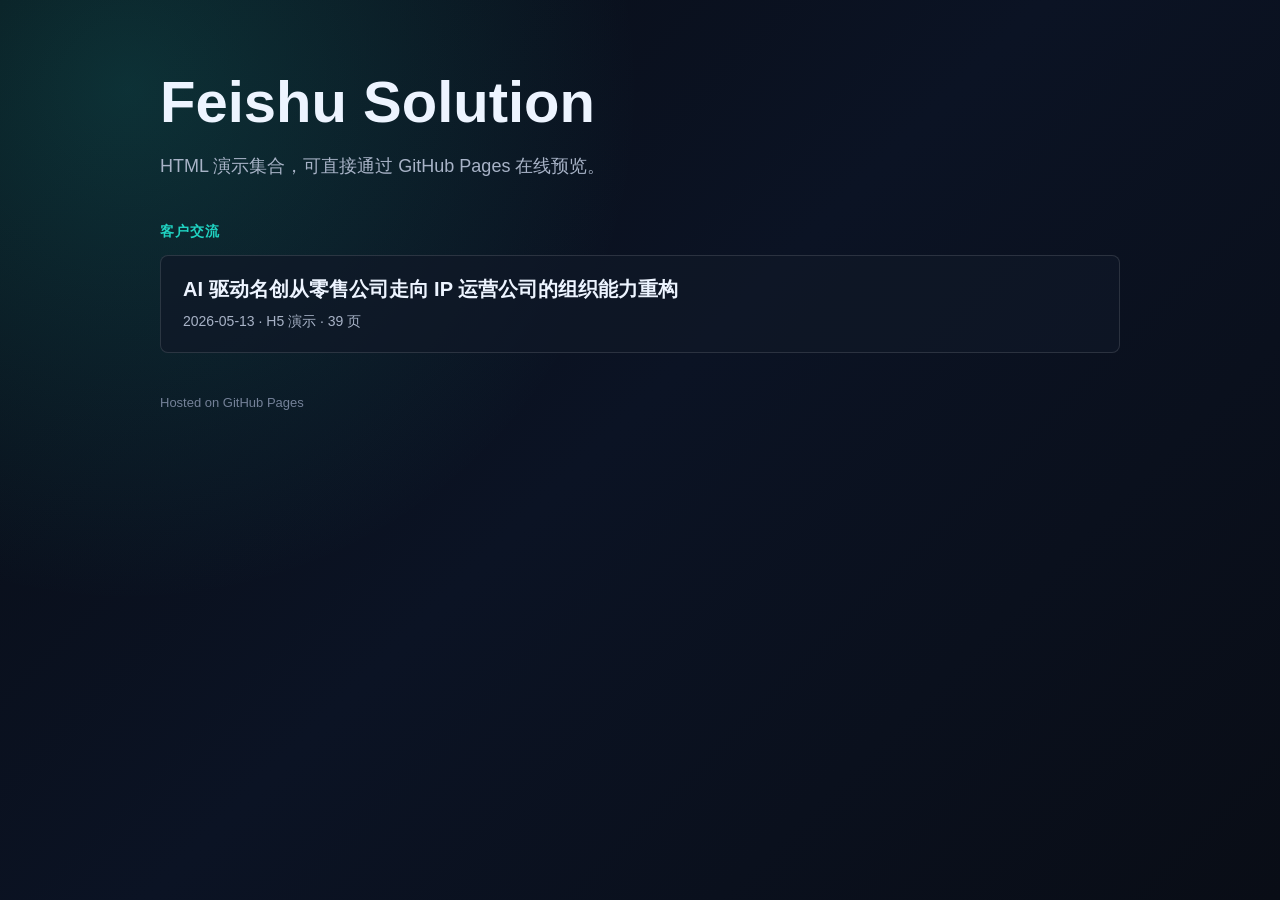
<file: index.html>
<!doctype html>
<html lang="zh-CN">
<head>
  <meta charset="utf-8">
  <meta name="viewport" content="width=device-width, initial-scale=1">
  <title>Feishu Solution · 演示集</title>
  <link rel="icon" href="./favicon.svg" type="image/svg+xml">
  <style>
    :root {
      color-scheme: dark;
      --bg: #080c14;
      --panel: #101828;
      --line: rgba(255, 255, 255, 0.12);
      --text: #edf4ff;
      --muted: #a8b3c7;
      --accent: #20d3c2;
    }

    * {
      box-sizing: border-box;
    }

    body {
      margin: 0;
      min-height: 100vh;
      background:
        radial-gradient(circle at 10% 10%, rgba(32, 211, 194, 0.18), transparent 32rem),
        linear-gradient(135deg, #080c14 0%, #0b1324 48%, #090d16 100%);
      color: var(--text);
      font-family: -apple-system, BlinkMacSystemFont, "Segoe UI", sans-serif;
      letter-spacing: 0;
    }

    main {
      width: min(960px, calc(100% - 40px));
      margin: 0 auto;
      padding: 72px 0 56px;
    }

    h1 {
      margin: 0;
      font-size: clamp(34px, 5vw, 58px);
      line-height: 1.05;
      font-weight: 760;
    }

    .subtitle {
      margin: 18px 0 42px;
      color: var(--muted);
      font-size: 18px;
      line-height: 1.7;
    }

    .section-title {
      margin: 0 0 14px;
      color: var(--accent);
      font-size: 14px;
      font-weight: 700;
      letter-spacing: 0.08em;
      text-transform: uppercase;
    }

    .demo-list {
      display: grid;
      gap: 14px;
      padding: 0;
      margin: 0;
      list-style: none;
    }

    .demo-link {
      display: block;
      padding: 20px 22px;
      border: 1px solid var(--line);
      border-radius: 8px;
      background: rgba(16, 24, 40, 0.72);
      color: var(--text);
      text-decoration: none;
      transition: border-color 160ms ease, transform 160ms ease, background 160ms ease;
    }

    .demo-link:hover {
      transform: translateY(-1px);
      border-color: rgba(32, 211, 194, 0.58);
      background: rgba(18, 32, 54, 0.86);
    }

    .demo-name {
      display: block;
      font-size: 20px;
      font-weight: 700;
      line-height: 1.35;
    }

    .demo-meta {
      display: block;
      margin-top: 8px;
      color: var(--muted);
      font-size: 14px;
      line-height: 1.5;
    }

    footer {
      margin-top: 42px;
      color: #748198;
      font-size: 13px;
    }
  </style>
</head>
<body>
  <main>
    <h1>Feishu Solution</h1>
    <p class="subtitle">HTML 演示集合，可直接通过 GitHub Pages 在线预览。</p>

    <section aria-labelledby="customer-section">
      <h2 class="section-title" id="customer-section">客户交流</h2>
      <ul class="demo-list">
        <li>
          <a class="demo-link" href="./miniso-ip-2026-05-13/">
            <span class="demo-name">AI 驱动名创从零售公司走向 IP 运营公司的组织能力重构</span>
            <span class="demo-meta">2026-05-13 · H5 演示 · 39 页</span>
          </a>
        </li>
      </ul>
    </section>

    <footer>Hosted on GitHub Pages</footer>
  </main>
</body>
</html>
</file>
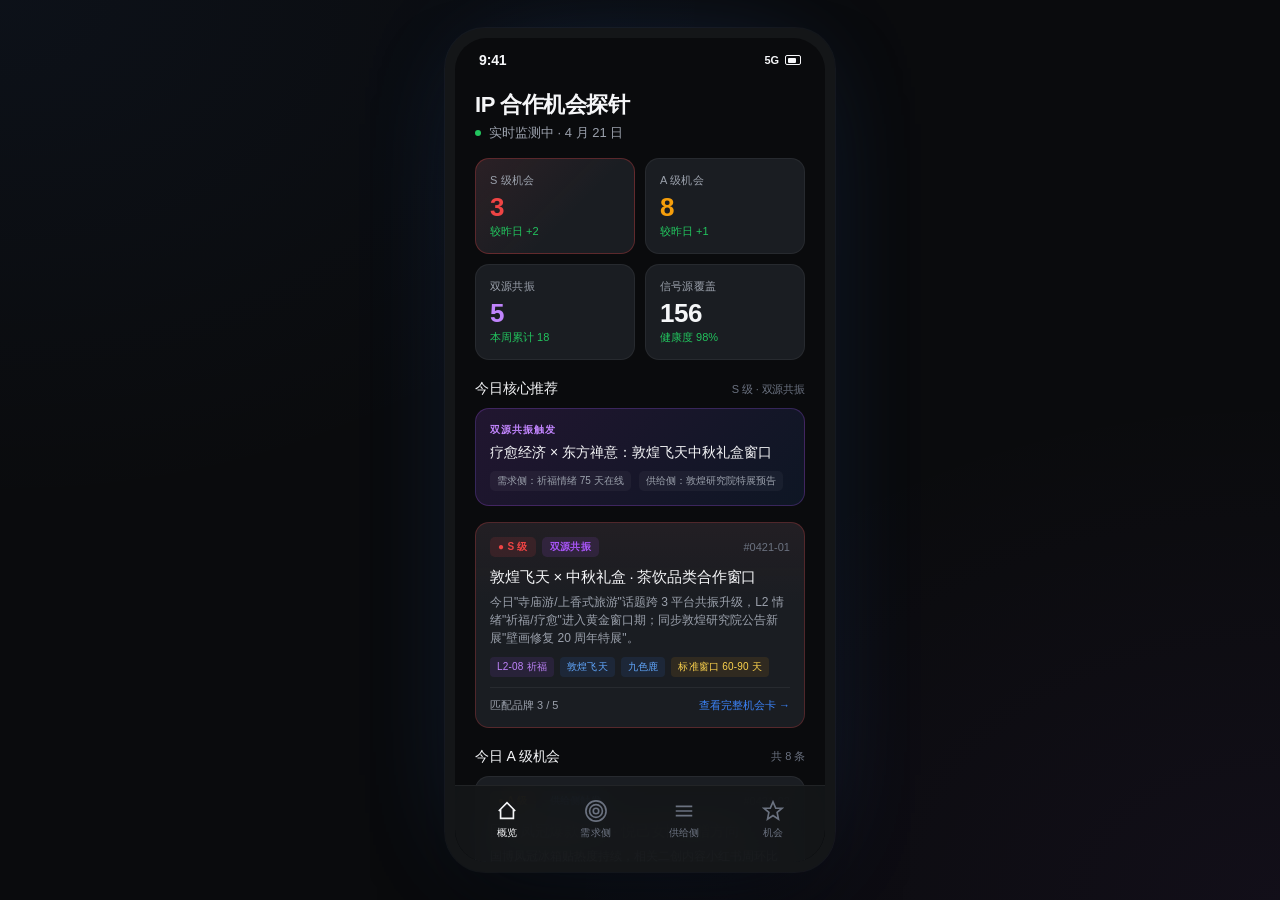
<file: miniso-ip-2026-05-13/source/欧普照明 AI 大讲堂 · 飞书_files/IP_Probe_demo.html>
<!DOCTYPE html>
<!-- saved from url=(0087)https://fuqiang.github.io/feishusolution/OPPLE-AI-Lecture/prototypes/IP_Probe_demo.html -->
<html lang="zh-CN"><head><meta http-equiv="Content-Type" content="text/html; charset=UTF-8">
<meta name="robots" content="noindex,nofollow,noarchive,nosnippet">

<meta name="viewport" content="width=device-width, initial-scale=1.0, maximum-scale=1.0, user-scalable=no">
<title>IP 合作机会探针 · 原型 Demo</title>
<style>
* { margin: 0; padding: 0; box-sizing: border-box; -webkit-tap-highlight-color: transparent; }

:root {
  --bg-page: #0A0B0D;
  --bg-frame: #141618;
  --bg-card: #1A1D22;
  --bg-card-hover: #20242B;
  --bg-elevated: #232830;
  --border: rgba(255,255,255,0.06);
  --border-strong: rgba(255,255,255,0.12);
  --text-primary: #F5F6F8;
  --text-secondary: #9BA1AC;
  --text-tertiary: #6B7280;
  --accent: #3B82F6;
  --accent-bg: rgba(59,130,246,0.12);
  --rising: #22C55E;
  --rising-bg: rgba(34,197,94,0.12);
  --stable: #F59E0B;
  --stable-bg: rgba(245,158,11,0.12);
  --declining: #6B7280;
  --declining-bg: rgba(107,114,128,0.12);
  --s-tier: #EF4444;
  --s-tier-bg: rgba(239,68,68,0.12);
  --a-tier: #F59E0B;
  --a-tier-bg: rgba(245,158,11,0.12);
  --b-tier: #6B7280;
  --b-tier-bg: rgba(107,114,128,0.12);
  --resonance: #A855F7;
  --resonance-bg: rgba(168,85,247,0.12);
}

html, body {
  font-family: -apple-system, BlinkMacSystemFont, "PingFang SC", "Microsoft YaHei", "Helvetica Neue", sans-serif;
  background: radial-gradient(ellipse at top left, rgba(59,130,246,0.05), transparent 40%),
              radial-gradient(ellipse at bottom right, rgba(168,85,247,0.05), transparent 40%),
              var(--bg-page);
  color: var(--text-primary);
  min-height: 100vh;
  font-feature-settings: "tnum";
  -webkit-font-smoothing: antialiased;
}

body {
  display: flex;
  align-items: center;
  justify-content: center;
  padding: 24px 16px;
  min-height: 100vh;
}

.desktop-label {
  position: fixed;
  top: 20px;
  left: 24px;
  font-size: 12px;
  color: var(--text-tertiary);
  letter-spacing: 0.05em;
  z-index: 100;
}

/* phone-scale-wrapper 用来做缩放，保持内部 390x844 布局不变 */
.phone-scale-wrapper {
  width: 390px;
  height: 844px;
  flex-shrink: 0;
  transform-origin: center center;
  position: relative;
}

.phone-frame {
  width: 390px;
  height: 844px;
  background: var(--bg-frame);
  border-radius: 40px;
  padding: 10px;
  box-shadow: 0 0 0 1px rgba(255,255,255,0.04), 0 40px 80px -20px rgba(0,0,0,0.5), 0 0 120px -40px rgba(59,130,246,0.3);
  position: relative;
  overflow: hidden;
}

/* 窄屏（手机）时撑满宽度，使用响应式布局 */
@media (max-width: 450px) {
  body { padding: 0; align-items: flex-start; }
  .phone-scale-wrapper {
    width: 100%;
    height: 100vh;
    transform: none !important;
  }
  .phone-frame {
    width: 100%;
    max-width: 100%;
    height: 100vh;
    border-radius: 0;
    padding: 0;
  }
  .phone-screen {
    border-radius: 0;
  }
  .bottom-nav {
    border-radius: 0 !important;
  }
}

.phone-screen {
  width: 100%;
  height: 100%;
  background: var(--bg-page);
  border-radius: 32px;
  overflow: hidden;
  position: relative;
  display: flex;
  flex-direction: column;
}

.status-bar {
  height: 44px;
  padding: 0 24px;
  display: flex;
  align-items: center;
  justify-content: space-between;
  font-size: 14px;
  font-weight: 600;
  flex-shrink: 0;
  letter-spacing: -0.01em;
}

.status-right { display: flex; gap: 6px; align-items: center; }
.status-icon { width: 16px; height: 10px; border: 1.5px solid var(--text-primary); border-radius: 2px; position: relative; }
.status-icon::after { content: ''; position: absolute; top: 1.5px; left: 1.5px; bottom: 1.5px; width: 60%; background: var(--text-primary); border-radius: 1px; }

.app-header {
  padding: 8px 20px 16px;
  flex-shrink: 0;
}

.app-title {
  font-size: 22px;
  font-weight: 600;
  letter-spacing: -0.02em;
  margin-bottom: 4px;
}

.app-subtitle {
  font-size: 13px;
  color: var(--text-secondary);
  display: flex;
  align-items: center;
  gap: 8px;
}

.live-dot {
  width: 6px;
  height: 6px;
  border-radius: 50%;
  background: var(--rising);
  animation: pulse 2s infinite;
}

@keyframes pulse {
  0%, 100% { opacity: 1; }
  50% { opacity: 0.3; }
}

.content {
  flex: 1;
  overflow-y: auto;
  padding: 0 20px 100px;
  scroll-behavior: smooth;
}
.content::-webkit-scrollbar { display: none; }

.page { display: none; animation: fadeIn 0.3s ease; }
.page.active { display: block; }

@keyframes fadeIn {
  from { opacity: 0; transform: translateY(8px); }
  to { opacity: 1; transform: translateY(0); }
}

.metric-grid {
  display: grid;
  grid-template-columns: 1fr 1fr;
  gap: 10px;
  margin-bottom: 20px;
}

.metric-card {
  background: var(--bg-card);
  border: 0.5px solid var(--border);
  border-radius: 14px;
  padding: 14px;
  position: relative;
  overflow: hidden;
}

.metric-card.highlight { border-color: rgba(239,68,68,0.3); background: linear-gradient(135deg, rgba(239,68,68,0.08), transparent 60%), var(--bg-card); }

.metric-label {
  font-size: 11px;
  color: var(--text-secondary);
  margin-bottom: 6px;
  display: flex;
  align-items: center;
  gap: 4px;
  letter-spacing: 0.02em;
}

.metric-value {
  font-size: 26px;
  font-weight: 600;
  letter-spacing: -0.02em;
  line-height: 1;
}

.metric-delta {
  font-size: 11px;
  color: var(--rising);
  margin-top: 4px;
}
.metric-delta.down { color: var(--declining); }

.section-title {
  font-size: 14px;
  font-weight: 500;
  margin: 20px 0 10px;
  display: flex;
  align-items: center;
  justify-content: space-between;
  letter-spacing: -0.01em;
}
.section-title .hint { font-size: 11px; color: var(--text-tertiary); font-weight: 400; }

.tier-badge {
  display: inline-flex;
  align-items: center;
  gap: 4px;
  padding: 3px 8px;
  border-radius: 5px;
  font-size: 10px;
  font-weight: 600;
  letter-spacing: 0.03em;
}
.tier-badge.s { background: var(--s-tier-bg); color: var(--s-tier); }
.tier-badge.a { background: var(--a-tier-bg); color: var(--a-tier); }
.tier-badge.b { background: var(--b-tier-bg); color: var(--b-tier); }
.tier-badge.resonance { background: var(--resonance-bg); color: var(--resonance); }

.opp-card {
  background: var(--bg-card);
  border: 0.5px solid var(--border);
  border-radius: 14px;
  padding: 14px;
  margin-bottom: 10px;
  cursor: pointer;
  transition: all 0.2s;
}
.opp-card:active { transform: scale(0.98); }
.opp-card.s-featured { border-color: rgba(239,68,68,0.25); background: linear-gradient(180deg, rgba(239,68,68,0.04), transparent 40%), var(--bg-card); }

.opp-header {
  display: flex;
  align-items: center;
  justify-content: space-between;
  margin-bottom: 10px;
}

.opp-meta { display: flex; gap: 6px; align-items: center; }
.opp-id { font-size: 11px; color: var(--text-tertiary); font-variant-numeric: tabular-nums; }

.opp-title {
  font-size: 15px;
  font-weight: 500;
  letter-spacing: -0.01em;
  margin-bottom: 6px;
  line-height: 1.35;
}

.opp-signal {
  font-size: 12px;
  color: var(--text-secondary);
  line-height: 1.5;
  margin-bottom: 10px;
}

.opp-tags { display: flex; gap: 6px; flex-wrap: wrap; margin-bottom: 10px; }
.opp-tag {
  font-size: 10px;
  padding: 3px 7px;
  border-radius: 4px;
  background: var(--bg-elevated);
  color: var(--text-secondary);
  letter-spacing: 0.02em;
}
.opp-tag.emotion { background: rgba(168,85,247,0.1); color: #C084FC; }
.opp-tag.element { background: rgba(59,130,246,0.1); color: #60A5FA; }
.opp-tag.window { background: rgba(245,158,11,0.1); color: #FCD34D; }

.opp-footer {
  display: flex;
  align-items: center;
  justify-content: space-between;
  padding-top: 10px;
  border-top: 0.5px solid var(--border);
}
.opp-brand { font-size: 11px; color: var(--text-secondary); }
.opp-cta { font-size: 11px; color: var(--accent); font-weight: 500; }

.layer-card {
  background: var(--bg-card);
  border: 0.5px solid var(--border);
  border-radius: 14px;
  padding: 14px;
  margin-bottom: 10px;
}

.layer-header {
  display: flex;
  align-items: center;
  justify-content: space-between;
  margin-bottom: 10px;
}

.layer-label {
  display: flex;
  align-items: center;
  gap: 8px;
}
.layer-code {
  font-size: 10px;
  padding: 2px 6px;
  border-radius: 4px;
  font-weight: 600;
  letter-spacing: 0.04em;
  font-variant-numeric: tabular-nums;
}
.layer-code.l1 { background: rgba(168,85,247,0.12); color: #C084FC; }
.layer-code.l2 { background: rgba(59,130,246,0.12); color: #60A5FA; }
.layer-code.l3 { background: rgba(34,197,94,0.12); color: #4ADE80; }
.layer-code.l4 { background: rgba(245,158,11,0.12); color: #FCD34D; }

.layer-name {
  font-size: 14px;
  font-weight: 500;
}

.layer-desc {
  font-size: 11px;
  color: var(--text-tertiary);
  margin-top: 2px;
}

.tag-row {
  display: flex;
  gap: 6px;
  flex-wrap: wrap;
}

.tag-chip {
  font-size: 11px;
  padding: 5px 9px;
  background: var(--bg-elevated);
  border-radius: 6px;
  color: var(--text-secondary);
  letter-spacing: 0.01em;
}

.emotion-item {
  display: flex;
  align-items: center;
  justify-content: space-between;
  padding: 10px 0;
  border-bottom: 0.5px solid var(--border);
}
.emotion-item:last-child { border-bottom: none; }

.emotion-info { flex: 1; min-width: 0; }
.emotion-name {
  font-size: 13px;
  font-weight: 500;
  margin-bottom: 4px;
  display: flex;
  align-items: center;
  gap: 8px;
}
.emotion-meta {
  font-size: 10px;
  color: var(--text-tertiary);
  letter-spacing: 0.02em;
}

.emotion-status {
  display: flex;
  flex-direction: column;
  align-items: flex-end;
  gap: 2px;
}

.status-pill {
  font-size: 10px;
  padding: 3px 7px;
  border-radius: 4px;
  font-weight: 600;
  letter-spacing: 0.03em;
}
.status-pill.rising { background: var(--rising-bg); color: var(--rising); }
.status-pill.stable { background: var(--stable-bg); color: var(--stable); }
.status-pill.declining { background: var(--declining-bg); color: var(--declining); }
.status-pill.emerging { background: rgba(168,85,247,0.12); color: #C084FC; }

.spark {
  display: flex;
  align-items: flex-end;
  gap: 1.5px;
  height: 18px;
  margin-top: 4px;
}
.spark-bar {
  width: 3px;
  background: var(--rising);
  border-radius: 1px;
  opacity: 0.6;
}

.l3-topic {
  display: flex;
  align-items: center;
  gap: 10px;
  padding: 10px 0;
  border-bottom: 0.5px solid var(--border);
}
.l3-topic:last-child { border-bottom: none; }

.l3-rank {
  font-size: 12px;
  color: var(--text-tertiary);
  font-weight: 600;
  width: 16px;
  text-align: center;
  font-variant-numeric: tabular-nums;
}
.l3-rank.hot { color: var(--s-tier); }

.l3-info { flex: 1; min-width: 0; }
.l3-text {
  font-size: 13px;
  line-height: 1.4;
  margin-bottom: 2px;
  white-space: nowrap;
  overflow: hidden;
  text-overflow: ellipsis;
}
.l3-source {
  font-size: 10px;
  color: var(--text-tertiary);
  display: flex;
  gap: 8px;
}

.momentum-badge {
  font-size: 10px;
  padding: 2px 5px;
  border-radius: 3px;
  background: var(--rising-bg);
  color: var(--rising);
  font-weight: 600;
  font-variant-numeric: tabular-nums;
  flex-shrink: 0;
}
.momentum-badge.stable { background: var(--stable-bg); color: var(--stable); }

.trigger-item {
  background: var(--bg-card);
  border: 0.5px solid var(--border);
  border-radius: 14px;
  padding: 12px 14px;
  margin-bottom: 10px;
  position: relative;
}
.trigger-item.fresh::before {
  content: '';
  position: absolute;
  left: 0;
  top: 12px;
  bottom: 12px;
  width: 2px;
  background: var(--rising);
  border-radius: 0 2px 2px 0;
}

.trigger-header {
  display: flex;
  justify-content: space-between;
  align-items: flex-start;
  margin-bottom: 6px;
}

.trigger-type {
  font-size: 10px;
  color: var(--accent);
  background: var(--accent-bg);
  padding: 2px 6px;
  border-radius: 4px;
  font-weight: 500;
  letter-spacing: 0.02em;
}

.trigger-time {
  font-size: 10px;
  color: var(--text-tertiary);
  font-variant-numeric: tabular-nums;
}

.trigger-title {
  font-size: 13px;
  font-weight: 500;
  line-height: 1.4;
  margin-bottom: 6px;
}

.trigger-elements {
  font-size: 11px;
  color: var(--text-secondary);
  line-height: 1.5;
}

.trigger-elements strong { color: #60A5FA; font-weight: 500; }

.filter-tabs {
  display: flex;
  gap: 4px;
  background: var(--bg-card);
  border: 0.5px solid var(--border);
  border-radius: 10px;
  padding: 3px;
  margin-bottom: 14px;
}

.filter-tab {
  flex: 1;
  text-align: center;
  padding: 7px;
  font-size: 12px;
  color: var(--text-secondary);
  border-radius: 7px;
  transition: all 0.2s;
  cursor: pointer;
  font-weight: 500;
  letter-spacing: 0.01em;
}
.filter-tab.active {
  background: var(--bg-elevated);
  color: var(--text-primary);
}

.funnel-viz {
  background: var(--bg-card);
  border: 0.5px solid var(--border);
  border-radius: 14px;
  padding: 16px 14px;
  margin-bottom: 20px;
}

.funnel-title {
  font-size: 12px;
  color: var(--text-secondary);
  margin-bottom: 14px;
  letter-spacing: 0.02em;
}

.funnel-step {
  display: flex;
  align-items: center;
  gap: 10px;
  margin-bottom: 10px;
  position: relative;
}
.funnel-step:last-child { margin-bottom: 0; }

.funnel-bar {
  height: 28px;
  border-radius: 6px;
  display: flex;
  align-items: center;
  padding: 0 10px;
  font-size: 11px;
  font-weight: 500;
  letter-spacing: 0.01em;
}
.funnel-bar.b1 { width: 100%; background: rgba(59,130,246,0.15); color: #93C5FD; }
.funnel-bar.b2 { width: 78%; background: rgba(59,130,246,0.22); color: #93C5FD; }
.funnel-bar.b3 { width: 52%; background: rgba(168,85,247,0.22); color: #D8B4FE; }
.funnel-bar.b4 { width: 30%; background: rgba(245,158,11,0.25); color: #FCD34D; }
.funnel-bar.b5 { width: 14%; background: rgba(239,68,68,0.28); color: #FCA5A5; }

.funnel-count {
  font-size: 11px;
  color: var(--text-tertiary);
  font-variant-numeric: tabular-nums;
  min-width: 44px;
  text-align: right;
}

.resonance-banner {
  background: linear-gradient(135deg, rgba(168,85,247,0.15), rgba(59,130,246,0.1));
  border: 0.5px solid rgba(168,85,247,0.25);
  border-radius: 14px;
  padding: 14px;
  margin-bottom: 16px;
  position: relative;
  overflow: hidden;
}

.resonance-label {
  font-size: 10px;
  color: #C084FC;
  font-weight: 600;
  letter-spacing: 0.1em;
  margin-bottom: 6px;
}

.resonance-title {
  font-size: 14px;
  font-weight: 500;
  margin-bottom: 8px;
  line-height: 1.4;
}

.resonance-sources {
  display: flex;
  gap: 8px;
  font-size: 11px;
  color: var(--text-secondary);
  align-items: center;
}

.source-pill {
  padding: 3px 7px;
  background: rgba(255,255,255,0.04);
  border-radius: 5px;
  font-size: 10px;
}

.detail-section { margin-bottom: 18px; }
.detail-label {
  font-size: 10px;
  color: var(--text-tertiary);
  letter-spacing: 0.08em;
  margin-bottom: 8px;
  font-weight: 500;
}

.detail-list {
  background: var(--bg-card);
  border: 0.5px solid var(--border);
  border-radius: 12px;
  padding: 4px 14px;
}

.detail-row {
  display: flex;
  justify-content: space-between;
  padding: 10px 0;
  border-bottom: 0.5px solid var(--border);
  font-size: 12px;
}
.detail-row:last-child { border-bottom: none; }
.detail-key { color: var(--text-secondary); }
.detail-val { color: var(--text-primary); font-weight: 500; text-align: right; max-width: 60%; }

.ip-choice {
  background: var(--bg-card);
  border: 0.5px solid var(--border);
  border-radius: 12px;
  padding: 12px 14px;
  margin-bottom: 8px;
}
.ip-choice.best { border-color: rgba(59,130,246,0.3); }
.ip-title {
  font-size: 13px;
  font-weight: 500;
  margin-bottom: 4px;
  display: flex;
  align-items: center;
  justify-content: space-between;
}
.ip-recommend {
  font-size: 10px;
  padding: 2px 6px;
  background: var(--accent-bg);
  color: var(--accent);
  border-radius: 4px;
  font-weight: 500;
}
.ip-desc {
  font-size: 11px;
  color: var(--text-secondary);
  line-height: 1.5;
  margin-bottom: 6px;
}
.ip-ref {
  font-size: 10px;
  color: var(--text-tertiary);
}

.bottom-nav {
  position: absolute;
  bottom: 0;
  left: 0;
  right: 0;
  background: rgba(20,22,24,0.92);
  backdrop-filter: blur(20px);
  border-top: 0.5px solid var(--border);
  border-radius: 0 0 32px 32px;
  padding: 10px 8px 18px;
  display: flex;
  justify-content: space-around;
}

.nav-item {
  flex: 1;
  display: flex;
  flex-direction: column;
  align-items: center;
  gap: 4px;
  padding: 4px;
  cursor: pointer;
  color: var(--text-tertiary);
  transition: color 0.2s;
}
.nav-item.active { color: var(--text-primary); }

.nav-icon {
  width: 22px;
  height: 22px;
  display: flex;
  align-items: center;
  justify-content: center;
}
.nav-icon svg { width: 100%; height: 100%; }

.nav-label {
  font-size: 10px;
  font-weight: 500;
  letter-spacing: 0.02em;
}

.back-btn {
  font-size: 13px;
  color: var(--text-secondary);
  display: flex;
  align-items: center;
  gap: 4px;
  margin-bottom: 8px;
  cursor: pointer;
  width: fit-content;
}

.arrow-icon { width: 14px; height: 14px; }

.flow-chain {
  background: var(--bg-card);
  border: 0.5px solid var(--border);
  border-radius: 14px;
  padding: 16px 14px;
  margin-bottom: 16px;
}
.flow-step {
  display: flex;
  gap: 10px;
  padding: 8px 0;
  align-items: flex-start;
}
.flow-mark {
  width: 4px;
  height: 4px;
  border-radius: 50%;
  background: var(--accent);
  margin-top: 8px;
  flex-shrink: 0;
}
.flow-content { flex: 1; }
.flow-layer {
  font-size: 10px;
  color: var(--text-tertiary);
  letter-spacing: 0.05em;
  margin-bottom: 2px;
}
.flow-text {
  font-size: 12px;
  line-height: 1.5;
  color: var(--text-primary);
}
.flow-text strong { color: #60A5FA; font-weight: 500; }
.flow-arrow {
  margin-left: 1px;
  color: var(--text-tertiary);
  font-size: 12px;
  line-height: 0.8;
  padding: 2px 0;
}

.legend-row {
  display: flex;
  gap: 12px;
  margin-bottom: 12px;
  font-size: 10px;
  color: var(--text-tertiary);
  align-items: center;
  flex-wrap: wrap;
}
.legend-dot { width: 7px; height: 7px; border-radius: 2px; display: inline-block; margin-right: 4px; vertical-align: middle; }

</style>
</head>
<body>



<div class="phone-scale-wrapper" id="phone-scale-wrapper">
<div class="phone-frame">
<div class="phone-screen">

<div class="status-bar">
  <span>9:41</span>
  <div class="status-right">
    <span style="font-size:11px;">5G</span>
    <div class="status-icon"></div>
  </div>
</div>

<div class="app-header">
  <div class="app-title">IP 合作机会探针</div>
  <div class="app-subtitle">
    <span class="live-dot"></span>
    <span>实时监测中 · 4 月 21 日</span>
  </div>
</div>

<div class="content">

  <!-- Page 1: Overview -->
  <div class="page active" id="page-overview">
    <div class="metric-grid">
      <div class="metric-card highlight">
        <div class="metric-label">S 级机会</div>
        <div class="metric-value" style="color:var(--s-tier);">3</div>
        <div class="metric-delta">较昨日 +2</div>
      </div>
      <div class="metric-card">
        <div class="metric-label">A 级机会</div>
        <div class="metric-value" style="color:var(--a-tier);">8</div>
        <div class="metric-delta">较昨日 +1</div>
      </div>
      <div class="metric-card">
        <div class="metric-label">双源共振</div>
        <div class="metric-value" style="color:#C084FC;">5</div>
        <div class="metric-delta">本周累计 18</div>
      </div>
      <div class="metric-card">
        <div class="metric-label">信号源覆盖</div>
        <div class="metric-value">156</div>
        <div class="metric-delta">健康度 98%</div>
      </div>
    </div>

    <div class="section-title">
      <span>今日核心推荐</span>
      <span class="hint">S 级 · 双源共振</span>
    </div>

    <div class="resonance-banner">
      <div class="resonance-label">双源共振触发</div>
      <div class="resonance-title">疗愈经济 × 东方禅意：敦煌飞天中秋礼盒窗口</div>
      <div class="resonance-sources">
        <span class="source-pill">需求侧：祈福情绪 75 天在线</span>
        <span class="source-pill">供给侧：敦煌研究院特展预告</span>
      </div>
    </div>

    <div class="opp-card s-featured" onclick="showDetail()">
      <div class="opp-header">
        <div class="opp-meta">
          <span class="tier-badge s">● S 级</span>
          <span class="tier-badge resonance">双源共振</span>
        </div>
        <span class="opp-id">#0421-01</span>
      </div>
      <div class="opp-title">敦煌飞天 × 中秋礼盒 · 茶饮品类合作窗口</div>
      <div class="opp-signal">今日"寺庙游/上香式旅游"话题跨 3 平台共振升级，L2 情绪"祈福/疗愈"进入黄金窗口期；同步敦煌研究院公告新展"壁画修复 20 周年特展"。</div>
      <div class="opp-tags">
        <span class="opp-tag emotion">L2-08 祈福</span>
        <span class="opp-tag element">敦煌飞天</span>
        <span class="opp-tag element">九色鹿</span>
        <span class="opp-tag window">标准窗口 60-90 天</span>
      </div>
      <div class="opp-footer">
        <span class="opp-brand">匹配品牌 3 / 5</span>
        <span class="opp-cta">查看完整机会卡 →</span>
      </div>
    </div>

    <div class="section-title">
      <span>今日 A 级机会</span>
      <span class="hint">共 8 条</span>
    </div>

    <div class="opp-card">
      <div class="opp-header">
        <div class="opp-meta">
          <span class="tier-badge a">● A 级</span>
          <span class="tier-badge" style="background:rgba(59,130,246,0.12);color:#60A5FA;">供给侧触发</span>
        </div>
        <span class="opp-id">#0421-02</span>
      </div>
      <div class="opp-title">国博凤冠爆款延续 · 悦己女性礼赠方向</div>
      <div class="opp-signal">国博凤冠冰箱贴热度持续，相关二创内容小红书周环比 +142%。</div>
      <div class="opp-tags">
        <span class="opp-tag emotion">L2-03 悦己</span>
        <span class="opp-tag element">凤冠</span>
        <span class="opp-tag window">紧急窗口 &lt;30 天</span>
      </div>
      <div class="opp-footer">
        <span class="opp-brand">匹配品牌 2 / 5</span>
        <span class="opp-cta">详情 →</span>
      </div>
    </div>

    <div class="opp-card">
      <div class="opp-header">
        <div class="opp-meta">
          <span class="tier-badge a">● A 级</span>
          <span class="tier-badge" style="background:rgba(34,197,94,0.12);color:#4ADE80;">主动唤醒</span>
        </div>
        <span class="opp-id">#0421-03</span>
      </div>
      <div class="opp-title">班味自嘲 × 故宫"冷宫"文案 · 职场营销切入</div>
      <div class="opp-signal">"打工人精神状态"话题周度热度 +38%，故宫情绪载体类元素适配度高。</div>
      <div class="opp-tags">
        <span class="opp-tag emotion">L2-01 班味</span>
        <span class="opp-tag element">冷宫文案</span>
        <span class="opp-tag element">御批字体</span>
        <span class="opp-tag window">标准 30-60 天</span>
      </div>
      <div class="opp-footer">
        <span class="opp-brand">匹配品牌 4 / 5</span>
        <span class="opp-cta">详情 →</span>
      </div>
    </div>

    <div class="section-title">
      <span>今日信号漏斗</span>
      <span class="hint">从采集到输出</span>
    </div>

    <div class="funnel-viz">
      <div class="funnel-title">探针每日转化链路</div>
      <div class="funnel-step">
        <div class="funnel-bar b1">L3 原始热点</div>
        <span class="funnel-count">412 条</span>
      </div>
      <div class="funnel-step">
        <div class="funnel-bar b2">降噪后高信号</div>
        <span class="funnel-count">54 条</span>
      </div>
      <div class="funnel-step">
        <div class="funnel-bar b3">L2 情绪命中</div>
        <span class="funnel-count">28 条</span>
      </div>
      <div class="funnel-step">
        <div class="funnel-bar b4">元素库激活</div>
        <span class="funnel-count">19 组</span>
      </div>
      <div class="funnel-step">
        <div class="funnel-bar b5">最终机会卡</div>
        <span class="funnel-count">11 张</span>
      </div>
    </div>

    <div class="section-title">
      <span>推导链路示例</span>
      <span class="hint">#0421-01</span>
    </div>

    <div class="flow-chain">
      <div class="flow-step">
        <div class="flow-mark" style="background:#4ADE80;"></div>
        <div class="flow-content">
          <div class="flow-layer">L3 每日热点</div>
          <div class="flow-text">"00 后整顿寺庙"、"寺庙咖啡"、"雍和宫打卡" 跨 3 平台共振</div>
        </div>
      </div>
      <div class="flow-arrow" style="margin-left:2px;">↓</div>
      <div class="flow-step">
        <div class="flow-mark" style="background:#60A5FA;"></div>
        <div class="flow-content">
          <div class="flow-layer">L2 情绪归因</div>
          <div class="flow-text">祈福 / 疗愈 / 反内卷 · <strong>上升期 75 天</strong></div>
        </div>
      </div>
      <div class="flow-arrow" style="margin-left:2px;">↓</div>
      <div class="flow-step">
        <div class="flow-mark" style="background:#C084FC;"></div>
        <div class="flow-content">
          <div class="flow-layer">元素库召回 + L4 审美过滤</div>
          <div class="flow-text"><strong>敦煌飞天</strong>、<strong>九色鹿</strong>、龙门石窟、养心殿书房（素雅留白审美兼容）</div>
        </div>
      </div>
      <div class="flow-arrow" style="margin-left:2px;">↓</div>
      <div class="flow-step">
        <div class="flow-mark" style="background:#FCD34D;"></div>
        <div class="flow-content">
          <div class="flow-layer">IP 载体 + 品牌匹配</div>
          <div class="flow-text">敦煌研究院（中秋礼盒方向）→ 匹配品牌 3 个</div>
        </div>
      </div>
    </div>

    <div style="height:20px;"></div>
  </div>

  <!-- Page 2: Demand Side -->
  <div class="page" id="page-demand">
    <div style="font-size:12px;color:var(--text-secondary);line-height:1.6;margin-bottom:14px;padding:12px 14px;background:var(--bg-card);border:0.5px solid var(--border);border-radius:10px;">
      <div style="font-size:10px;color:var(--accent);letter-spacing:0.12em;margin-bottom:6px;font-weight:500;">推导逻辑</div>
      <span style="color:#4ADE80;font-weight:500;">L3 每日热点</span> → 聚合为 <span style="color:#60A5FA;font-weight:500;">L2 季度情绪</span> → 归因至 <span style="color:#C084FC;font-weight:500;">L1 时代底色</span>，最终结合品牌调性用 <span style="color:#FCD34D;font-weight:500;">L4 审美语言</span> 表达
    </div>
    <div class="layer-card">
      <div style="font-size:10px;color:#4ADE80;letter-spacing:0.1em;margin-bottom:10px;font-weight:500;">▸ 输入层 · 信号源头</div>
      <div class="layer-header">
        <div class="layer-label">
          <span class="layer-code l3">L3</span>
          <div>
            <div class="layer-name">今日热点</div>
            <div class="layer-desc">经降噪筛选 · 54 / 412 条</div>
          </div>
        </div>
      </div>

      <div class="l3-topic">
        <span class="l3-rank hot">1</span>
        <div class="l3-info">
          <div class="l3-text">00 后整顿寺庙 · 雍和宫年轻人扎堆</div>
          <div class="l3-source">
            <span>抖音 · 小红书 · 微博</span>
            <span>→ L2-08 祈福</span>
          </div>
        </div>
        <span class="momentum-badge">↑ 3.2×</span>
      </div>

      <div class="l3-topic">
        <span class="l3-rank hot">2</span>
        <div class="l3-info">
          <div class="l3-text">国博凤冠冰箱贴断货</div>
          <div class="l3-source">
            <span>小红书 · 微博</span>
            <span>→ L2-03 悦己</span>
          </div>
        </div>
        <span class="momentum-badge">↑ 2.8×</span>
      </div>

      <div class="l3-topic">
        <span class="l3-rank hot">3</span>
        <div class="l3-info">
          <div class="l3-text">寺庙咖啡打卡周度 +180%</div>
          <div class="l3-source">
            <span>小红书 · 抖音</span>
            <span>→ L2-08 祈福 / L2-04 反内卷</span>
          </div>
        </div>
        <span class="momentum-badge">↑ 2.5×</span>
      </div>

      <div class="l3-topic">
        <span class="l3-rank">4</span>
        <div class="l3-info">
          <div class="l3-text">打工人精神状态 · 冷宫梗再爆</div>
          <div class="l3-source">
            <span>微博 · B 站</span>
            <span>→ L2-01 班味</span>
          </div>
        </div>
        <span class="momentum-badge stable">↑ 1.8×</span>
      </div>

      <div class="l3-topic">
        <span class="l3-rank">5</span>
        <div class="l3-info">
          <div class="l3-text">黑神话悟空取景地 · 山西古建</div>
          <div class="l3-source">
            <span>B 站 · 抖音</span>
            <span>→ L2-18 考古风</span>
          </div>
        </div>
        <span class="momentum-badge stable">↑ 1.6×</span>
      </div>

      <div class="l3-topic">
        <span class="l3-rank">6</span>
        <div class="l3-info">
          <div class="l3-text">甘博马踏飞燕毛绒玩具</div>
          <div class="l3-source">
            <span>小红书 · 抖音</span>
            <span>→ L2-11 毛绒经济</span>
          </div>
        </div>
        <span class="momentum-badge">↑ 2.1×</span>
      </div>
    </div>
    <div class="layer-card">
      <div style="font-size:10px;color:#60A5FA;letter-spacing:0.1em;margin-bottom:10px;font-weight:500;">▸ 聚合层 · 核心决策依据</div>
      <div class="layer-header">
        <div class="layer-label">
          <span class="layer-code l2">L2</span>
          <div>
            <div class="layer-name">季度情绪</div>
            <div class="layer-desc">机会决策核心 · 30 个种子标签</div>
          </div>
        </div>
      </div>
      <div class="legend-row">
        <span><span class="legend-dot" style="background:var(--rising);"></span>上升期</span>
        <span><span class="legend-dot" style="background:var(--stable);"></span>稳定期</span>
        <span><span class="legend-dot" style="background:#C084FC;"></span>萌芽</span>
        <span><span class="legend-dot" style="background:var(--declining);"></span>衰退</span>
      </div>

      <div class="emotion-item">
        <div class="emotion-info">
          <div class="emotion-name">祈福 / 上香式生活 <span style="font-size:10px;color:var(--text-tertiary);">L2-08</span></div>
          <div class="emotion-meta">跨 3 平台 · 75 天在线 · 命中元素 12</div>
        </div>
        <div class="emotion-status">
          <span class="status-pill rising">上升 +38%</span>
          <div class="spark">
            <div class="spark-bar" style="height:30%;"></div>
            <div class="spark-bar" style="height:35%;"></div>
            <div class="spark-bar" style="height:45%;"></div>
            <div class="spark-bar" style="height:55%;"></div>
            <div class="spark-bar" style="height:70%;"></div>
            <div class="spark-bar" style="height:85%;"></div>
            <div class="spark-bar" style="height:100%;"></div>
          </div>
        </div>
      </div>

      <div class="emotion-item">
        <div class="emotion-info">
          <div class="emotion-name">班味 / 打工人自嘲 <span style="font-size:10px;color:var(--text-tertiary);">L2-01</span></div>
          <div class="emotion-meta">跨 4 平台 · 120 天在线 · 命中元素 8</div>
        </div>
        <div class="emotion-status">
          <span class="status-pill rising">上升 +12%</span>
          <div class="spark">
            <div class="spark-bar" style="height:60%;"></div>
            <div class="spark-bar" style="height:55%;"></div>
            <div class="spark-bar" style="height:65%;"></div>
            <div class="spark-bar" style="height:70%;"></div>
            <div class="spark-bar" style="height:75%;"></div>
            <div class="spark-bar" style="height:78%;"></div>
            <div class="spark-bar" style="height:85%;"></div>
          </div>
        </div>
      </div>

      <div class="emotion-item">
        <div class="emotion-info">
          <div class="emotion-name">悦己 / 为自己买单 <span style="font-size:10px;color:var(--text-tertiary);">L2-03</span></div>
          <div class="emotion-meta">跨 3 平台 · 45 天在线 · 命中元素 15</div>
        </div>
        <div class="emotion-status">
          <span class="status-pill rising">上升 +24%</span>
          <div class="spark">
            <div class="spark-bar" style="height:40%;"></div>
            <div class="spark-bar" style="height:45%;"></div>
            <div class="spark-bar" style="height:50%;"></div>
            <div class="spark-bar" style="height:60%;"></div>
            <div class="spark-bar" style="height:70%;"></div>
            <div class="spark-bar" style="height:75%;"></div>
            <div class="spark-bar" style="height:82%;"></div>
          </div>
        </div>
      </div>

      <div class="emotion-item">
        <div class="emotion-info">
          <div class="emotion-name">东方美学 / 新中式 <span style="font-size:10px;color:var(--text-tertiary);">L2-13</span></div>
          <div class="emotion-meta">跨 4 平台 · 180 天在线 · 命中元素 22</div>
        </div>
        <div class="emotion-status">
          <span class="status-pill stable">稳定 +3%</span>
          <div class="spark">
            <div class="spark-bar" style="background:var(--stable);height:70%;"></div>
            <div class="spark-bar" style="background:var(--stable);height:75%;"></div>
            <div class="spark-bar" style="background:var(--stable);height:72%;"></div>
            <div class="spark-bar" style="background:var(--stable);height:78%;"></div>
            <div class="spark-bar" style="background:var(--stable);height:75%;"></div>
            <div class="spark-bar" style="background:var(--stable);height:78%;"></div>
            <div class="spark-bar" style="background:var(--stable);height:80%;"></div>
          </div>
        </div>
      </div>

      <div class="emotion-item">
        <div class="emotion-info">
          <div class="emotion-name">毛绒经济 / 宠物拟人 <span style="font-size:10px;color:var(--text-tertiary);">L2-11</span></div>
          <div class="emotion-meta">跨 3 平台 · 50 天在线 · 命中元素 7</div>
        </div>
        <div class="emotion-status">
          <span class="status-pill rising">上升 +52%</span>
          <div class="spark">
            <div class="spark-bar" style="height:20%;"></div>
            <div class="spark-bar" style="height:30%;"></div>
            <div class="spark-bar" style="height:40%;"></div>
            <div class="spark-bar" style="height:50%;"></div>
            <div class="spark-bar" style="height:65%;"></div>
            <div class="spark-bar" style="height:80%;"></div>
            <div class="spark-bar" style="height:95%;"></div>
          </div>
        </div>
      </div>

      <div class="emotion-item">
        <div class="emotion-info">
          <div class="emotion-name">搭子文化 / 轻社交 <span style="font-size:10px;color:var(--text-tertiary);">L2-19</span></div>
          <div class="emotion-meta">跨 2 平台 · 20 天在线 · 候选升级</div>
        </div>
        <div class="emotion-status">
          <span class="status-pill emerging">萌芽期</span>
          <div class="spark">
            <div class="spark-bar" style="background:#C084FC;height:10%;"></div>
            <div class="spark-bar" style="background:#C084FC;height:15%;"></div>
            <div class="spark-bar" style="background:#C084FC;height:18%;"></div>
            <div class="spark-bar" style="background:#C084FC;height:22%;"></div>
            <div class="spark-bar" style="background:#C084FC;height:28%;"></div>
            <div class="spark-bar" style="background:#C084FC;height:35%;"></div>
            <div class="spark-bar" style="background:#C084FC;height:42%;"></div>
          </div>
        </div>
      </div>

      <div class="emotion-item">
        <div class="emotion-info">
          <div class="emotion-name">多巴胺 / 高饱和 <span style="font-size:10px;color:var(--text-tertiary);">L2-14</span></div>
          <div class="emotion-meta">跨 3 平台 · 210 天在线 · 热度回落</div>
        </div>
        <div class="emotion-status">
          <span class="status-pill declining">衰退 -15%</span>
          <div class="spark">
            <div class="spark-bar" style="background:var(--declining);height:95%;"></div>
            <div class="spark-bar" style="background:var(--declining);height:90%;"></div>
            <div class="spark-bar" style="background:var(--declining);height:80%;"></div>
            <div class="spark-bar" style="background:var(--declining);height:75%;"></div>
            <div class="spark-bar" style="background:var(--declining);height:68%;"></div>
            <div class="spark-bar" style="background:var(--declining);height:60%;"></div>
            <div class="spark-bar" style="background:var(--declining);height:55%;"></div>
          </div>
        </div>
      </div>
    </div>
    <div class="layer-card">
      <div style="font-size:10px;color:#C084FC;letter-spacing:0.1em;margin-bottom:10px;font-weight:500;">▸ 归因层 · 时代叙事背书</div>
      <div class="layer-header">
        <div class="layer-label">
          <span class="layer-code l1">L1</span>
          <div>
            <div class="layer-name">时代底色</div>
            <div class="layer-desc">5-10 年周期 · 当前在线 8 个</div>
          </div>
        </div>
      </div>
      <div class="tag-row">
        <span class="tag-chip">文化自信</span>
        <span class="tag-chip">疗愈经济</span>
        <span class="tag-chip">悦己主义</span>
        <span class="tag-chip">反内卷</span>
        <span class="tag-chip">银发审美</span>
        <span class="tag-chip">下沉觉醒</span>
        <span class="tag-chip">Z世代话语</span>
        <span class="tag-chip">单身经济</span>
      </div>
    </div>
    <div class="layer-card">
      <div style="font-size:10px;color:#FCD34D;letter-spacing:0.1em;margin-bottom:10px;font-weight:500;">▸ 表达层 · 结合品牌调性落地</div>
      <div class="layer-header">
        <div class="layer-label">
          <span class="layer-code l4">L4</span>
          <div>
            <div class="layer-name">当前审美语言</div>
            <div class="layer-desc">5 维度 · 季度更新</div>
          </div>
        </div>
      </div>

      <div style="margin-bottom:10px;">
        <div style="font-size:11px;color:var(--text-tertiary);margin-bottom:6px;letter-spacing:0.05em;">色彩</div>
        <div class="tag-row">
          <span class="tag-chip">敦煌色系</span>
          <span class="tag-chip">素雅留白</span>
          <span class="tag-chip">美拉德</span>
          <span class="tag-chip">莫兰迪</span>
        </div>
      </div>

      <div style="margin-bottom:10px;">
        <div style="font-size:11px;color:var(--text-tertiary);margin-bottom:6px;letter-spacing:0.05em;">材质</div>
        <div class="tag-row">
          <span class="tag-chip">手作感</span>
          <span class="tag-chip">哑光</span>
          <span class="tag-chip">毛绒感 ↑</span>
          <span class="tag-chip">做旧</span>
        </div>
      </div>

      <div style="margin-bottom:10px;">
        <div style="font-size:11px;color:var(--text-tertiary);margin-bottom:6px;letter-spacing:0.05em;">场景</div>
        <div class="tag-row">
          <span class="tag-chip">寺庙禅意</span>
          <span class="tag-chip">园林</span>
          <span class="tag-chip">考古现场</span>
          <span class="tag-chip">书房</span>
        </div>
      </div>

      <div>
        <div style="font-size:11px;color:var(--text-tertiary);margin-bottom:6px;letter-spacing:0.05em;">IP 形态</div>
        <div class="tag-row">
          <span class="tag-chip">拟人化</span>
          <span class="tag-chip">毛绒化 ↑</span>
          <span class="tag-chip">盲盒化</span>
          <span class="tag-chip">出土感</span>
        </div>
      </div>
    </div>

    <div style="height:20px;"></div>
  </div>
  <!-- Page 3: Supply Side -->
  <div class="page" id="page-supply">
    <div style="font-size:13px;color:var(--text-secondary);line-height:1.5;margin-bottom:16px;">
      11 类 IP 供给侧触发信号实时监测，与需求侧信号双源共振时为最高优先级
    </div>

    <div class="metric-grid" style="grid-template-columns: 1fr 1fr 1fr;">
      <div class="metric-card" style="padding:12px;">
        <div class="metric-label">今日信号</div>
        <div class="metric-value" style="font-size:22px;">32</div>
      </div>
      <div class="metric-card" style="padding:12px;">
        <div class="metric-label">新元素候选</div>
        <div class="metric-value" style="font-size:22px;color:#C084FC;">4</div>
      </div>
      <div class="metric-card" style="padding:12px;">
        <div class="metric-label">激活元素</div>
        <div class="metric-value" style="font-size:22px;color:#60A5FA;">19</div>
      </div>
    </div>

    <div class="section-title">
      <span>11 类触发信号实时流</span>
      <span class="hint">按时间排序</span>
    </div>

    <div class="trigger-item fresh">
      <div class="trigger-header">
        <span class="trigger-type">T1 · 新展开幕</span>
        <span class="trigger-time">2 小时前</span>
      </div>
      <div class="trigger-title">敦煌研究院公告"壁画修复 20 周年特展"定档 5 月 18 日</div>
      <div class="trigger-elements">激活元素：<strong>飞天</strong>、<strong>九色鹿</strong>、<strong>藻井</strong>、壁画色谱 · 窗口 120 天</div>
    </div>

    <div class="trigger-item fresh">
      <div class="trigger-header">
        <span class="trigger-type">T3 · 爆款文创</span>
        <span class="trigger-time">5 小时前</span>
      </div>
      <div class="trigger-title">国博凤冠冰箱贴 15 天销量破 30 万件，二创内容爆发</div>
      <div class="trigger-elements">激活元素：<strong>凤冠</strong>、宫廷色 · 紧急窗口 30 天</div>
    </div>

    <div class="trigger-item">
      <div class="trigger-header">
        <span class="trigger-type">T4 · 影视带火</span>
        <span class="trigger-time">今日</span>
      </div>
      <div class="trigger-title">黑神话悟空热度延续，山西古建文旅访问量同比 +380%</div>
      <div class="trigger-elements">激活元素：<strong>二十八星宿</strong>、晋城玉皇庙、古建彩塑 · 标准窗口 90 天</div>
    </div>

    <div class="trigger-item">
      <div class="trigger-header">
        <span class="trigger-type">T5 · 周年节点</span>
        <span class="trigger-time">日历扫描</span>
      </div>
      <div class="trigger-title">2027 年香港回归 30 周年 · 距启动窗口 14 个月</div>
      <div class="trigger-elements">关联 IP：<strong>香港故宫文化博物馆</strong>、岭南文化、粤语非遗 · 储备窗口</div>
    </div>

    <div class="trigger-item">
      <div class="trigger-header">
        <span class="trigger-type">T2 · 考古发现</span>
        <span class="trigger-time">昨日</span>
      </div>
      <div class="trigger-title">三星堆八号坑新出土青铜神坛完成拼接</div>
      <div class="trigger-elements">激活元素：<strong>青铜神坛</strong>、<strong>巫族世界</strong>衍生 · 标准窗口 90 天</div>
    </div>

    <div class="trigger-item">
      <div class="trigger-header">
        <span class="trigger-type">T9 · 拟人化</span>
        <span class="trigger-time">本周</span>
      </div>
      <div class="trigger-title">三星堆乐队新专辑 MV 发布，拟人 IP 授权通道开放</div>
      <div class="trigger-elements">激活元素：<strong>三星堆乐队</strong>·低合作门槛 · 标准窗口</div>
    </div>

    <div class="trigger-item">
      <div class="trigger-header">
        <span class="trigger-type">T11 · 新晋 IP</span>
        <span class="trigger-time">3 天前</span>
      </div>
      <div class="trigger-title">甘肃省博物馆"马踏飞燕"毛绒玩具现象级出圈</div>
      <div class="trigger-elements">新晋元素候选：<strong>马踏飞燕毛绒</strong> · 进入三道门审查</div>
    </div>

    <div class="trigger-item">
      <div class="trigger-header">
        <span class="trigger-type">T6 · 申遗评定</span>
        <span class="trigger-time">上周</span>
      </div>
      <div class="trigger-title">春节申遗成功周年 · 传统节庆元素获国际背书</div>
      <div class="trigger-elements">激活元素：春节民俗、生肖、花馍 · 长尾窗口 180 天</div>
    </div>

    <div class="trigger-item">
      <div class="trigger-header">
        <span class="trigger-type">T8 · 战略合作</span>
        <span class="trigger-time">本周</span>
      </div>
      <div class="trigger-title">故宫博物院 × 华为签约深度 AR 合作</div>
      <div class="trigger-elements">衍生合作机会开放：<strong>故宫宫廷文化</strong>子 IP · 储备窗口</div>
    </div>

    <div class="section-title">
      <span>新 IP 识别模块</span>
      <span class="hint">4 类观察中</span>
    </div>

    <div style="background:var(--bg-card);border:0.5px solid var(--border);border-radius:14px;padding:14px;">
      <div style="font-size:12px;color:var(--text-secondary);line-height:1.6;margin-bottom:12px;">
        从小红书博物馆月榜、抖音文博垂类、游戏/影视取景捕捉新晋 IP，经三道门（授权可行性/元素可拆解/标签完整性）后合并主库
      </div>
      <div class="detail-list" style="padding:0 14px;background:transparent;border:none;">
        <div class="detail-row"><span class="detail-key">A · 新晋文博机构</span><span class="detail-val" style="color:#4ADE80;">3 个观察中</span></div>
        <div class="detail-row"><span class="detail-key">B · 现象级非遗</span><span class="detail-val" style="color:#4ADE80;">2 个观察中</span></div>
        <div class="detail-row"><span class="detail-key">C · 传统 IP 新符号</span><span class="detail-val" style="color:#FCD34D;">1 个待审</span></div>
        <div class="detail-row"><span class="detail-key">D · 跨媒介走红</span><span class="detail-val" style="color:#4ADE80;">2 个观察中</span></div>
      </div>
    </div>

    <div style="height:20px;"></div>
  </div>

  <!-- Page 4: Opportunities -->
  <div class="page" id="page-opportunities">
    <div class="filter-tabs">
      <div class="filter-tab active" onclick="filterOpp(this, &#39;all&#39;)">全部 <span style="color:var(--text-tertiary);">23</span></div>
      <div class="filter-tab" onclick="filterOpp(this, &#39;s&#39;)">S 级 <span style="color:var(--s-tier);">3</span></div>
      <div class="filter-tab" onclick="filterOpp(this, &#39;a&#39;)">A 级 <span style="color:var(--a-tier);">8</span></div>
      <div class="filter-tab" onclick="filterOpp(this, &#39;b&#39;)">B 级 <span style="color:var(--b-tier);">12</span></div>
    </div>

    <div id="opp-list">
      <div class="opp-card s-featured" data-tier="s" onclick="showDetail()">
        <div class="opp-header">
          <div class="opp-meta">
            <span class="tier-badge s">● S 级</span>
            <span class="tier-badge resonance">双源共振</span>
          </div>
          <span class="opp-id">#0421-01</span>
        </div>
        <div class="opp-title">敦煌飞天 × 中秋礼盒 · 茶饮品类</div>
        <div class="opp-signal">疗愈经济 × 东方禅意黄金窗口，敦煌特展预告加持</div>
        <div class="opp-tags">
          <span class="opp-tag emotion">祈福</span>
          <span class="opp-tag element">敦煌飞天</span>
          <span class="opp-tag window">60-90 天</span>
        </div>
        <div class="opp-footer">
          <span class="opp-brand">3 个品牌匹配</span>
          <span class="opp-cta">详情 →</span>
        </div>
      </div>

      <div class="opp-card s-featured" data-tier="s">
        <div class="opp-header">
          <div class="opp-meta">
            <span class="tier-badge s">● S 级</span>
            <span class="tier-badge resonance">双源共振</span>
          </div>
          <span class="opp-id">#0421-04</span>
        </div>
        <div class="opp-title">甘博马踏飞燕毛绒 × 悦己礼品线</div>
        <div class="opp-signal">毛绒经济 L2 上升 52%，甘博 IP 授权通道开放</div>
        <div class="opp-tags">
          <span class="opp-tag emotion">毛绒经济</span>
          <span class="opp-tag element">马踏飞燕</span>
          <span class="opp-tag window">紧急 &lt;30 天</span>
        </div>
        <div class="opp-footer">
          <span class="opp-brand">4 个品牌匹配</span>
          <span class="opp-cta">详情 →</span>
        </div>
      </div>

      <div class="opp-card s-featured" data-tier="s">
        <div class="opp-header">
          <div class="opp-meta">
            <span class="tier-badge s">● S 级</span>
            <span class="tier-badge resonance">双源共振</span>
          </div>
          <span class="opp-id">#0421-05</span>
        </div>
        <div class="opp-title">黑神话 × 山西古建 · 游戏联名延伸</div>
        <div class="opp-signal">考古风 L2 + 游戏 IP 跨媒介带火，二十八星宿元素激活</div>
        <div class="opp-tags">
          <span class="opp-tag emotion">考古风</span>
          <span class="opp-tag element">二十八星宿</span>
          <span class="opp-tag window">标准 90 天</span>
        </div>
        <div class="opp-footer">
          <span class="opp-brand">2 个品牌匹配</span>
          <span class="opp-cta">详情 →</span>
        </div>
      </div>

      <div class="opp-card" data-tier="a">
        <div class="opp-header">
          <div class="opp-meta">
            <span class="tier-badge a">● A 级</span>
            <span class="tier-badge" style="background:rgba(59,130,246,0.12);color:#60A5FA;">供给侧</span>
          </div>
          <span class="opp-id">#0421-02</span>
        </div>
        <div class="opp-title">国博凤冠 · 悦己女性礼赠方向</div>
        <div class="opp-signal">凤冠爆款延续，二创内容周环比 +142%</div>
        <div class="opp-tags">
          <span class="opp-tag emotion">悦己</span>
          <span class="opp-tag element">凤冠</span>
          <span class="opp-tag window">紧急 &lt;30 天</span>
        </div>
        <div class="opp-footer">
          <span class="opp-brand">2 个品牌匹配</span>
          <span class="opp-cta">详情 →</span>
        </div>
      </div>

      <div class="opp-card" data-tier="a">
        <div class="opp-header">
          <div class="opp-meta">
            <span class="tier-badge a">● A 级</span>
            <span class="tier-badge" style="background:rgba(34,197,94,0.12);color:#4ADE80;">需求侧</span>
          </div>
          <span class="opp-id">#0421-03</span>
        </div>
        <div class="opp-title">班味 × 故宫冷宫文案 · 职场营销</div>
        <div class="opp-signal">打工人精神状态话题周度热度 +38%</div>
        <div class="opp-tags">
          <span class="opp-tag emotion">班味</span>
          <span class="opp-tag element">冷宫</span>
          <span class="opp-tag window">标准 30-60 天</span>
        </div>
        <div class="opp-footer">
          <span class="opp-brand">4 个品牌匹配</span>
          <span class="opp-cta">详情 →</span>
        </div>
      </div>

      <div class="opp-card" data-tier="a">
        <div class="opp-header">
          <div class="opp-meta">
            <span class="tier-badge a">● A 级</span>
            <span class="tier-badge" style="background:rgba(59,130,246,0.12);color:#60A5FA;">供给侧</span>
          </div>
          <span class="opp-id">#0421-06</span>
        </div>
        <div class="opp-title">三星堆八号坑新文物 · 盲盒联名</div>
        <div class="opp-signal">考古发现供给侧触发，巫族世界衍生 IP 激活</div>
        <div class="opp-tags">
          <span class="opp-tag emotion">考古风</span>
          <span class="opp-tag element">青铜神坛</span>
          <span class="opp-tag window">标准 90 天</span>
        </div>
        <div class="opp-footer">
          <span class="opp-brand">3 个品牌匹配</span>
          <span class="opp-cta">详情 →</span>
        </div>
      </div>

      <div class="opp-card" data-tier="a">
        <div class="opp-header">
          <div class="opp-meta">
            <span class="tier-badge a">● A 级</span>
            <span class="tier-badge" style="background:rgba(34,197,94,0.12);color:#4ADE80;">需求侧</span>
          </div>
          <span class="opp-id">#0421-07</span>
        </div>
        <div class="opp-title">景德镇青瓷莲纹 × 中秋高端线</div>
        <div class="opp-signal">静奢风 + 祈福情绪双重支撑</div>
        <div class="opp-tags">
          <span class="opp-tag emotion">祈福</span>
          <span class="opp-tag element">青瓷莲纹</span>
          <span class="opp-tag window">标准 60-90 天</span>
        </div>
        <div class="opp-footer">
          <span class="opp-brand">2 个品牌匹配</span>
          <span class="opp-cta">详情 →</span>
        </div>
      </div>

      <div class="opp-card" data-tier="b">
        <div class="opp-header">
          <div class="opp-meta">
            <span class="tier-badge b">● B 级</span>
            <span class="tier-badge" style="background:rgba(59,130,246,0.12);color:#60A5FA;">供给侧</span>
          </div>
          <span class="opp-id">#0421-09</span>
        </div>
        <div class="opp-title">故宫 × 华为战略合作 · 衍生机会观察</div>
        <div class="opp-signal">故宫宫廷文化子 IP 授权通道开放</div>
        <div class="opp-tags">
          <span class="opp-tag window">储备 &gt;90 天</span>
        </div>
        <div class="opp-footer">
          <span class="opp-brand">储备观察</span>
          <span class="opp-cta">详情 →</span>
        </div>
      </div>

      <div class="opp-card" data-tier="b">
        <div class="opp-header">
          <div class="opp-meta">
            <span class="tier-badge b">● B 级</span>
            <span class="tier-badge" style="background:rgba(168,85,247,0.12);color:#C084FC;">周年节点</span>
          </div>
          <span class="opp-id">#0421-12</span>
        </div>
        <div class="opp-title">香港回归 30 周年 · 岭南文化储备</div>
        <div class="opp-signal">距启动窗口 14 个月，适合年度规划</div>
        <div class="opp-tags">
          <span class="opp-tag element">粤语非遗</span>
          <span class="opp-tag window">储备 &gt;12 个月</span>
        </div>
        <div class="opp-footer">
          <span class="opp-brand">储备观察</span>
          <span class="opp-cta">详情 →</span>
        </div>
      </div>
    </div>

    <div style="height:20px;"></div>
  </div>

  <!-- Page 5: Opportunity Detail -->
  <div class="page" id="page-detail">
    <div class="back-btn" onclick="hideDetail()">
      <svg class="arrow-icon" viewBox="0 0 24 24" fill="none" stroke="currentColor" stroke-width="2"><path d="M15 18l-6-6 6-6"></path></svg>
      返回
    </div>

    <div style="display:flex;gap:6px;margin-bottom:10px;">
      <span class="tier-badge s">● S 级</span>
      <span class="tier-badge resonance">双源共振</span>
      <span class="tier-badge" style="background:rgba(245,158,11,0.12);color:#FCD34D;">标准窗口</span>
    </div>

    <div style="font-size:20px;font-weight:500;line-height:1.3;letter-spacing:-0.01em;margin-bottom:8px;">
      敦煌飞天 × 中秋礼盒<br>茶饮品类合作窗口
    </div>
    <div style="font-size:11px;color:var(--text-tertiary);margin-bottom:18px;">机会编号 #0421-01 · 生成于 09:12</div>

    <div class="detail-section">
      <div class="detail-label">核心信号</div>
      <div style="font-size:13px;line-height:1.6;color:var(--text-primary);background:var(--bg-card);border:0.5px solid var(--border);border-radius:12px;padding:14px;">
        今日"寺庙游/上香式旅游"话题跨 3 平台共振升级，L2"祈福/疗愈"进入黄金窗口期；同步敦煌研究院公告"壁画修复 20 周年特展"定档 5 月 18 日。需求涌动 × 供给放料 双源共振。
      </div>
    </div>

    <div class="detail-section">
      <div class="detail-label">L2 情绪支撑</div>
      <div class="detail-list">
        <div class="detail-row"><span class="detail-key">主情绪</span><span class="detail-val">祈福 / 上香式生活（L2-08）</span></div>
        <div class="detail-row"><span class="detail-key">辅情绪</span><span class="detail-val">疗愈经济（L2-09）</span></div>
        <div class="detail-row"><span class="detail-key">生命周期</span><span class="detail-val" style="color:#4ADE80;">上升期 75 天</span></div>
        <div class="detail-row"><span class="detail-key">跨平台</span><span class="detail-val">抖音 · 小红书 · 微博</span></div>
        <div class="detail-row"><span class="detail-key">剩余窗口预估</span><span class="detail-val">3-4 个月</span></div>
      </div>
    </div>

    <div class="detail-section">
      <div class="detail-label">IP × 元素推荐 Top 3</div>

      <div class="ip-choice best">
        <div class="ip-title">
          <span>敦煌研究院 × 飞天</span>
          <span class="ip-recommend">首选</span>
        </div>
        <div class="ip-desc">中秋礼盒方向 · 飞天纹样 + 敦煌色系 + 壁画质感；祈福叙事最适配</div>
        <div class="ip-ref">参考案例：金典 2022 敦煌联名 · 檀台酒 · 三联中读</div>
      </div>

      <div class="ip-choice">
        <div class="ip-title">
          <span>景德镇陶瓷博物馆 × 青瓷莲纹</span>
        </div>
        <div class="ip-desc">高端线中秋礼 · 静奢+禅意双重定位</div>
        <div class="ip-ref">参考案例：金典 CHINA 瓷 · 2023</div>
      </div>

      <div class="ip-choice">
        <div class="ip-title">
          <span>故宫博物院 × 养心殿书房</span>
        </div>
        <div class="ip-desc">慢生活茶饮副线 · 可做限定空间 / 书房周边</div>
        <div class="ip-ref">参考案例：暂无直接先例 · 差异化切入</div>
      </div>
    </div>

    <div class="detail-section">
      <div class="detail-label">执行窗口</div>
      <div class="detail-list">
        <div class="detail-row"><span class="detail-key">窗口长度</span><span class="detail-val" style="color:#FCD34D;">60-90 天</span></div>
        <div class="detail-row"><span class="detail-key">建议启动</span><span class="detail-val">6 月前</span></div>
        <div class="detail-row"><span class="detail-key">目标上市档</span><span class="detail-val">中秋（9 月中）</span></div>
      </div>
    </div>

    <div class="detail-section">
      <div class="detail-label">匹配品牌（已过硬约束）</div>
      <div class="detail-list">
        <div class="detail-row"><span class="detail-key">品牌 A</span><span class="detail-val" style="color:#4ADE80;">★★★ 高适配</span></div>
        <div class="detail-row"><span class="detail-key">品牌 B</span><span class="detail-val" style="color:#4ADE80;">★★★ 高适配</span></div>
        <div class="detail-row"><span class="detail-key">品牌 C</span><span class="detail-val" style="color:#FCD34D;">★★ 中适配</span></div>
      </div>
    </div>

    <div class="detail-section">
      <div class="detail-label">关键风险</div>
      <div style="background:var(--bg-card);border:0.5px solid var(--border);border-radius:12px;padding:14px;">
        <div style="display:flex;gap:10px;margin-bottom:10px;font-size:12px;line-height:1.5;">
          <span style="color:var(--s-tier);flex-shrink:0;">●</span>
          <div><strong style="font-weight:500;">竞品速度</strong><div style="color:var(--text-secondary);margin-top:2px;">霸王茶姬 · 喜茶监测到已接触敦煌，速度是关键</div></div>
        </div>
        <div style="display:flex;gap:10px;margin-bottom:10px;font-size:12px;line-height:1.5;">
          <span style="color:var(--a-tier);flex-shrink:0;">●</span>
          <div><strong style="font-weight:500;">授权门槛</strong><div style="color:var(--text-secondary);margin-top:2px;">敦煌研究院授权流程约 4-6 周</div></div>
        </div>
        <div style="display:flex;gap:10px;font-size:12px;line-height:1.5;">
          <span style="color:var(--declining);flex-shrink:0;">●</span>
          <div><strong style="font-weight:500;">舆情</strong><div style="color:var(--text-secondary);margin-top:2px;">低风险，文化类合作舆情稳定</div></div>
        </div>
      </div>
    </div>

    <div style="display:flex;gap:8px;margin-top:24px;margin-bottom:20px;">
      <button style="flex:1;padding:12px;background:var(--accent);border:none;border-radius:10px;color:white;font-size:13px;font-weight:500;cursor:pointer;">立项推进</button>
      <button style="flex:1;padding:12px;background:var(--bg-card);border:0.5px solid var(--border);border-radius:10px;color:var(--text-primary);font-size:13px;font-weight:500;cursor:pointer;">加入观察</button>
    </div>
  </div>

</div>

<div class="bottom-nav">
  <div class="nav-item active" onclick="switchPage(&#39;overview&#39;, this)">
    <div class="nav-icon"><svg viewBox="0 0 24 24" fill="none" stroke="currentColor" stroke-width="1.8"><path d="M3 12l9-9 9 9M5 10v10h14V10"></path></svg></div>
    <div class="nav-label">概览</div>
  </div>
  <div class="nav-item" onclick="switchPage(&#39;demand&#39;, this)">
    <div class="nav-icon"><svg viewBox="0 0 24 24" fill="none" stroke="currentColor" stroke-width="1.8"><circle cx="12" cy="12" r="3"></circle><circle cx="12" cy="12" r="7"></circle><circle cx="12" cy="12" r="11"></circle></svg></div>
    <div class="nav-label">需求侧</div>
  </div>
  <div class="nav-item" onclick="switchPage(&#39;supply&#39;, this)">
    <div class="nav-icon"><svg viewBox="0 0 24 24" fill="none" stroke="currentColor" stroke-width="1.8"><path d="M3 7h18M3 12h18M3 17h18"></path></svg></div>
    <div class="nav-label">供给侧</div>
  </div>
  <div class="nav-item" onclick="switchPage(&#39;opportunities&#39;, this)">
    <div class="nav-icon"><svg viewBox="0 0 24 24" fill="none" stroke="currentColor" stroke-width="1.8"><path d="M12 2l3 7h7l-5.5 4.5L18 21l-6-4-6 4 1.5-7.5L2 9h7z"></path></svg></div>
    <div class="nav-label">机会</div>
  </div>
</div>

</div>
</div>
</div>

<script>
// 窗口高度不够时，用 transform scale 等比缩小手机，保持内部布局不变
function scalePhone() {
  const wrapper = document.getElementById('phone-scale-wrapper');
  if (!wrapper || window.innerWidth < 450) {
    if (wrapper) wrapper.style.transform = '';
    return;
  }
  const availableHeight = window.innerHeight - 48;
  const availableWidth = window.innerWidth - 48;
  const scaleByHeight = availableHeight / 844;
  const scaleByWidth = availableWidth / 390;
  const scale = Math.min(1, scaleByHeight, scaleByWidth);
  wrapper.style.transform = scale < 1 ? `scale(${scale})` : '';
  // 缩放后占用的实际空间变了，需要调整 wrapper 尺寸以避免居中偏移
  if (scale < 1) {
    wrapper.style.width = (390 * scale) + 'px';
    wrapper.style.height = (844 * scale) + 'px';
  } else {
    wrapper.style.width = '';
    wrapper.style.height = '';
  }
}

scalePhone();
window.addEventListener('resize', scalePhone);

function switchPage(pageId, el) {
  document.querySelectorAll('.page').forEach(p => p.classList.remove('active'));
  document.getElementById('page-' + pageId).classList.add('active');
  document.querySelectorAll('.nav-item').forEach(n => n.classList.remove('active'));
  el.classList.add('active');
  document.querySelector('.content').scrollTop = 0;
}

function showDetail() {
  document.querySelectorAll('.page').forEach(p => p.classList.remove('active'));
  document.getElementById('page-detail').classList.add('active');
  document.querySelector('.content').scrollTop = 0;
}

function hideDetail() {
  document.querySelectorAll('.page').forEach(p => p.classList.remove('active'));
  document.getElementById('page-opportunities').classList.add('active');
  document.querySelectorAll('.nav-item').forEach(n => n.classList.remove('active'));
  document.querySelectorAll('.nav-item')[3].classList.add('active');
}

function filterOpp(el, tier) {
  document.querySelectorAll('.filter-tab').forEach(t => t.classList.remove('active'));
  el.classList.add('active');
  document.querySelectorAll('#opp-list .opp-card').forEach(card => {
    if (tier === 'all' || card.dataset.tier === tier) {
      card.style.display = '';
    } else {
      card.style.display = 'none';
    }
  });
}
</script>



</body></html>
</file>
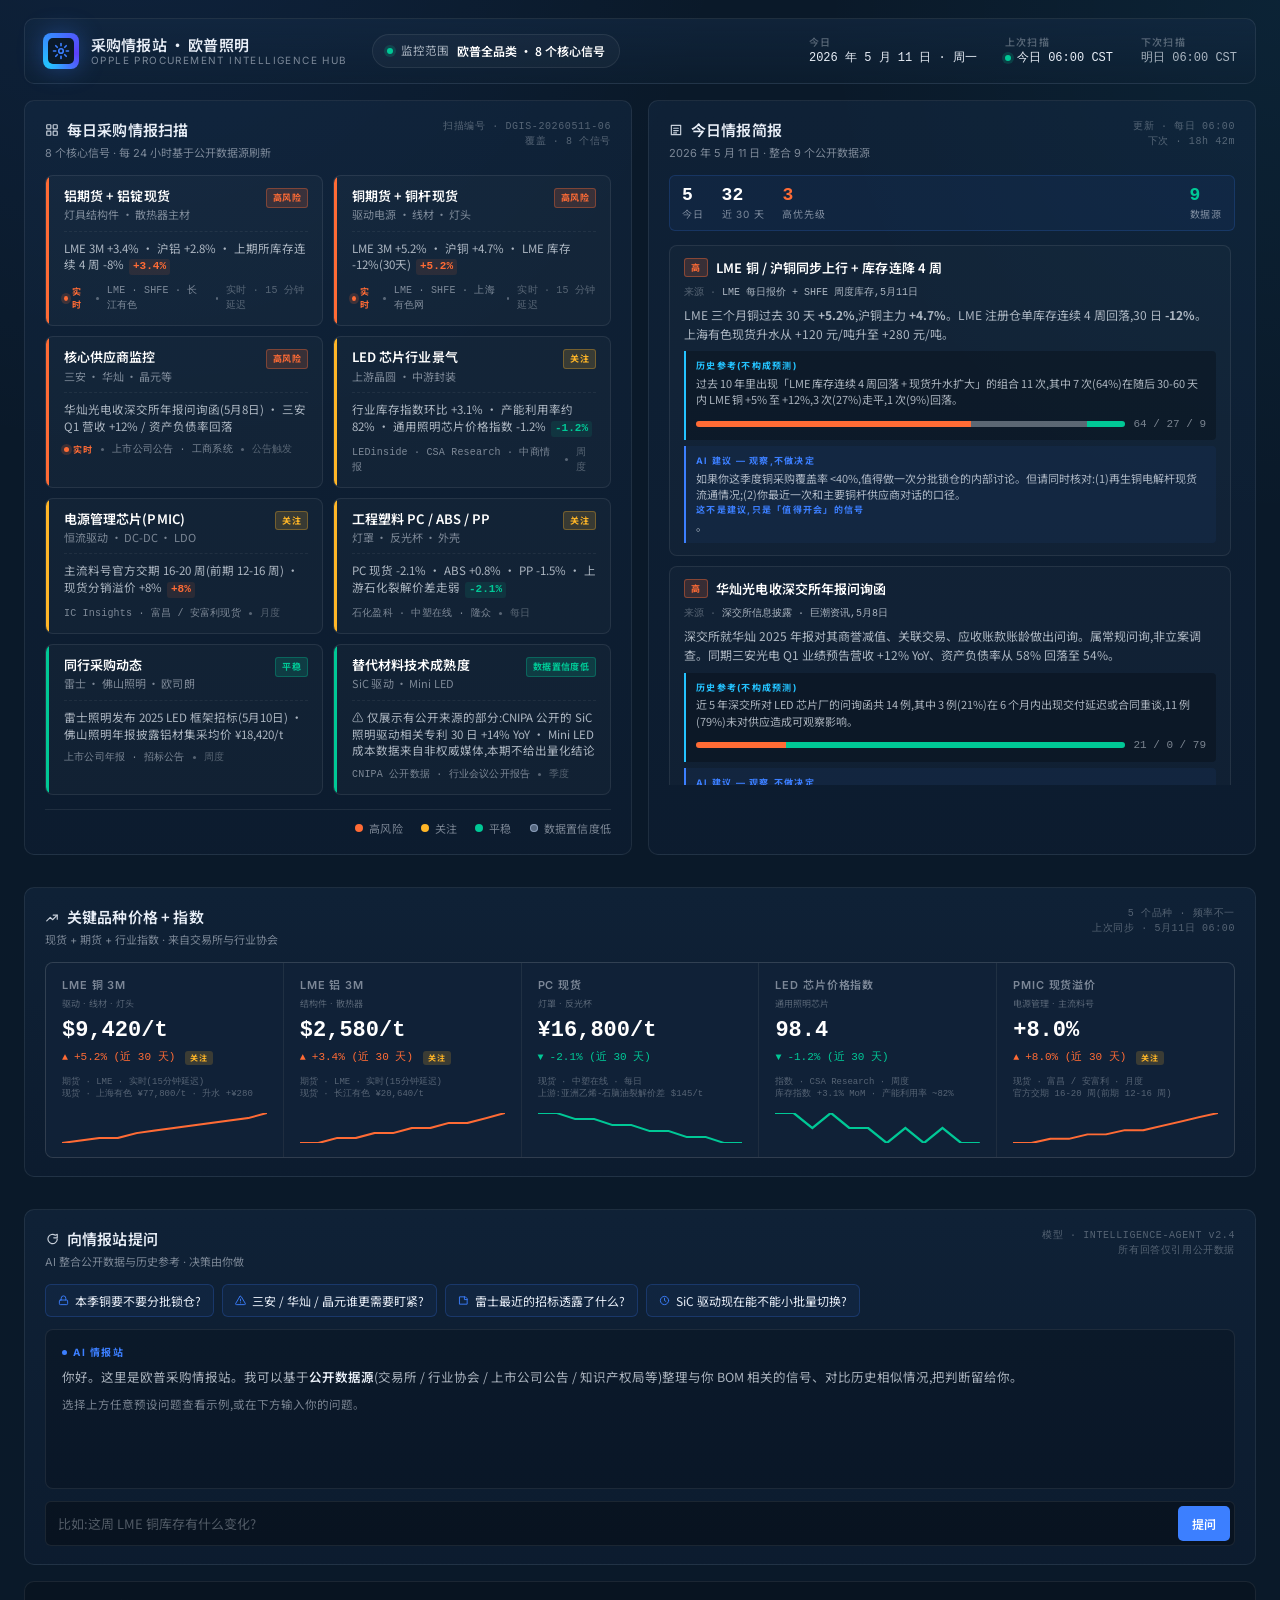
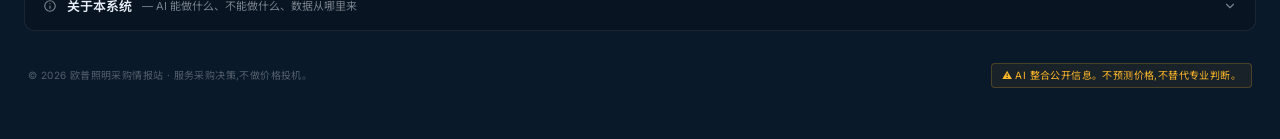
<file: miniso-ip-2026-05-13/source/欧普照明 AI 大讲堂 · 飞书_files/raw-material-intelligence-hub(1).html>
<!DOCTYPE html>
<!-- saved from url=(0110)https://fuqiang.github.io/feishusolution/OPPLE-AI-Lecture/prototypes/raw-material-intelligence-hub.html#prices -->
<html lang="zh-CN"><head><meta http-equiv="Content-Type" content="text/html; charset=UTF-8">

<title>AI 原料情报站 · Raw Material Intelligence Hub</title>
<link rel="stylesheet" href="./colors_and_type.css">
<style>
  :root{
    --bg:        #0A1929;
    --bg-2:      #0E1F35;
    --bg-3:      #142A44;
    --panel:     #0F2235;
    --line:      rgba(255,255,255,0.08);
    --line-2:    rgba(255,255,255,0.14);
    --ink:       #E8EEF7;
    --ink-2:     rgba(232,238,247,0.72);
    --ink-3:     rgba(232,238,247,0.50);
    --ink-4:     rgba(232,238,247,0.32);
    --tech:      #3C7FFF;
    --tech-2:    #6A9DFF;
    --hi:        #FF6B35;   /* high risk */
    --md:        #FFB627;   /* med risk */
    --lo:        #00C896;   /* low risk */
    --cyan:      #24C3FF;
    --mono:      "JetBrains Mono", "SF Mono", Menlo, Consolas, monospace;
    --sans:      var(--lark-font-sans);
    --latin:     var(--lark-font-latin);
  }
  *{box-sizing:border-box}
  html,body{margin:0;padding:0;background:var(--bg);color:var(--ink);font-family:var(--sans);}
  body{
    font-size:13px;
    line-height:1.5;
    min-height:100vh;
    background:
      radial-gradient(80% 60% at 10% -10%, rgba(60,127,255,0.10) 0%, transparent 60%),
      radial-gradient(60% 50% at 100% 0%, rgba(36,195,255,0.06) 0%, transparent 60%),
      var(--bg);
    -webkit-font-smoothing: antialiased;
  }
  button{font-family:inherit;color:inherit;background:none;border:none;cursor:pointer;padding:0}
  .mono{font-family:var(--mono);font-variant-numeric:tabular-nums}
  .latin{font-family:var(--latin)}
  .eyebrow{font-family:var(--latin);font-size:10px;letter-spacing:0.18em;text-transform:uppercase;color:var(--ink-3);font-weight:600}
  .hairline{border:1px solid var(--line)}

  /* ============ LAYOUT ============ */
  .app{
    max-width:1440px;
    margin:0 auto;
    padding:18px 24px 40px;
  }
  /* HEADER */
  .header{
    display:flex; align-items:center; gap:24px;
    padding:14px 18px;
    background:linear-gradient(180deg, rgba(20,42,68,0.6) 0%, rgba(15,34,53,0.4) 100%);
    border:1px solid var(--line);
    border-radius:10px;
    margin-bottom:16px;
  }
  .brand{display:flex;align-items:center;gap:12px;min-width:280px}
  .brand-logo{
    width:36px;height:36px;border-radius:8px;
    background: conic-gradient(from 220deg, #24C3FF, #3C7FFF, #5C3FFB, #24C3FF);
    position:relative;flex-shrink:0;
    box-shadow: 0 0 24px rgba(60,127,255,0.35);
  }
  .brand-logo::after{
    content:"";position:absolute;inset:5px;border-radius:5px;background:var(--bg);
    display:flex;
  }
  .brand-logo svg{position:absolute;inset:0;margin:auto;z-index:2;width:18px;height:18px}
  .brand-name{display:flex;flex-direction:column;line-height:1.15}
  .brand-name b{font-size:15px;font-weight:600;letter-spacing:0.01em}
  .brand-name span{font-size:10px;color:var(--ink-3);font-family:var(--latin);letter-spacing:0.14em;text-transform:uppercase;margin-top:2px}

  .scope-chip{
    display:flex;align-items:center;gap:8px;
    padding:7px 14px;font-size:11.5px;
    background:rgba(255,255,255,0.03);
    border:1px solid var(--line);
    border-radius:20px;color:var(--ink-2);
    font-family:var(--sans);
  }
  .scope-chip b{color:#fff;font-weight:600;font-size:12px}
  .scope-chip .scope-dot{
    width:6px;height:6px;border-radius:50%;background:var(--lo);
    box-shadow:0 0 0 3px rgba(0,200,150,0.18);
    animation: pulse-dot-lo 2.4s ease-in-out infinite;
  }
  @keyframes pulse-dot-lo{50%{box-shadow:0 0 0 6px rgba(0,200,150,0.06)}}
  .lang-en .scope-chip{font-family:var(--latin);letter-spacing:0.04em}
  .lang-en .scope-chip b{font-family:var(--latin)}
  .industry-switch{display:none}

  .header-meta{margin-left:auto;display:flex;gap:28px;align-items:center}
  .meta-block{display:flex;flex-direction:column;line-height:1.2;font-size:11px}
  .meta-block .lbl{color:var(--ink-4);font-size:10px;letter-spacing:0.12em;text-transform:uppercase;font-family:var(--latin);font-weight:600;margin-bottom:3px}
  .meta-block .val{color:var(--ink);font-family:var(--mono);font-size:12px}
  .meta-block .val.dim{color:var(--ink-2)}
  .live-dot{display:inline-block;width:6px;height:6px;border-radius:50%;background:var(--lo);margin-right:6px;vertical-align:middle;box-shadow:0 0 0 3px rgba(0,200,150,0.18);animation:pulse-dot 2.4s ease-in-out infinite}
  @keyframes pulse-dot{50%{box-shadow:0 0 0 6px rgba(0,200,150,0.05)}}

  /* MAIN GRID */
  .main-grid{
    display:grid;
    grid-template-columns: 1fr 1fr;
    gap:16px;
  }
  .panel{
    background:linear-gradient(180deg, rgba(20,42,68,0.5) 0%, rgba(14,31,53,0.5) 100%);
    border:1px solid var(--line);
    border-radius:10px;
    padding:18px 20px;
  }
  .panel-head{
    display:flex;align-items:flex-start;justify-content:space-between;
    margin-bottom:14px;
  }
  .panel-head h2{
    margin:0;font-size:15px;font-weight:600;letter-spacing:0.01em;
    display:flex;align-items:center;gap:8px;
  }
  .panel-head h2 svg{width:14px;height:14px;opacity:0.85}
  .panel-head .sub{font-size:11px;color:var(--ink-3);margin-top:3px;font-family:var(--latin)}
  .panel-head .right{font-size:10px;color:var(--ink-4);font-family:var(--mono);text-align:right;letter-spacing:0.06em}

  /* ============ ORIGIN CARDS (left panel) ============ */
  .origin-grid{
    display:grid;
    grid-template-columns: repeat(2, 1fr);
    gap:10px;
  }
  .origin-card{
    position:relative;
    background:rgba(255,255,255,0.025);
    border:1px solid var(--line);
    border-radius:8px;
    padding:12px 14px 12px 18px;
    overflow:hidden;
    transition: all 180ms ease;
    cursor:default;
  }
  .origin-card::before{
    content:"";position:absolute;left:0;top:0;bottom:0;width:3px;
    background: var(--ink-4);
  }
  .origin-card.high::before{background:var(--hi)}
  .origin-card.med::before {background:var(--md)}
  .origin-card.low::before {background:var(--lo)}
  .origin-card:hover{border-color:var(--line-2);background:rgba(255,255,255,0.04);transform:translateY(-1px)}

  .oc-top{display:flex;align-items:flex-start;justify-content:space-between;gap:8px;margin-bottom:6px}
  .oc-region{font-size:13px;font-weight:600;color:#fff;line-height:1.25;letter-spacing:0.005em}
  .oc-cat{font-size:11px;color:var(--ink-3);margin-top:2px;font-family:var(--latin);letter-spacing:0.01em}
  .oc-card-zh .oc-cat{font-family:var(--sans)}

  .oc-pill{
    flex-shrink:0;
    font-size:9px;padding:2px 6px;border-radius:3px;
    font-weight:700;letter-spacing:0.08em;
    text-transform:uppercase;
    font-family:var(--latin);
  }
  .origin-card.high .oc-pill{background:rgba(255,107,53,0.16);color:var(--hi);border:1px solid rgba(255,107,53,0.35)}
  .origin-card.med  .oc-pill{background:rgba(255,182,39,0.16);color:var(--md);border:1px solid rgba(255,182,39,0.3)}
  .origin-card.low  .oc-pill{background:rgba(0,200,150,0.16);color:var(--lo);border:1px solid rgba(0,200,150,0.3)}
  .oc-card-zh .oc-pill{letter-spacing:0.04em;font-family:var(--sans);text-transform:none}

  .oc-signal{
    font-size:11.5px;color:var(--ink-2);line-height:1.45;
    margin-top:8px;padding-top:8px;
    border-top:1px dashed rgba(255,255,255,0.06);
  }
  .oc-signal b{color:#fff;font-weight:600}
  .oc-signal .delta{
    display:inline-block;font-family:var(--mono);font-size:11px;font-weight:600;
    padding:0 4px;border-radius:3px;margin-left:2px;
    background:rgba(255,255,255,0.04);
  }
  .oc-signal .delta.up   {color:var(--hi);background:rgba(255,107,53,0.10)}
  .oc-signal .delta.down {color:var(--lo);background:rgba(0,200,150,0.10)}
  .oc-signal .delta.flat {color:var(--ink-3)}

  .oc-meta{
    display:flex;align-items:center;gap:8px;margin-top:8px;
    font-size:10px;color:var(--ink-4);font-family:var(--mono);letter-spacing:0.02em;
  }
  .oc-meta .src{color:var(--ink-3)}
  .oc-meta .dot{width:3px;height:3px;border-radius:50%;background:var(--ink-4)}

  /* Tiny live indicator on highest-risk cards */
  .origin-card.high .oc-live{
    display:inline-flex;align-items:center;gap:4px;
    font-size:9px;font-family:var(--latin);font-weight:700;
    color:var(--hi);letter-spacing:0.12em;text-transform:uppercase;
  }
  .origin-card.high .oc-live i{
    width:5px;height:5px;border-radius:50%;background:var(--hi);
    box-shadow:0 0 0 3px rgba(255,107,53,0.18);
    animation:pulse-dot-hi 2.4s ease-in-out infinite;
  }
  @keyframes pulse-dot-hi{50%{box-shadow:0 0 0 6px rgba(255,107,53,0.06)}}

  .legend-row{
    display:flex;justify-content:flex-end;gap:18px;font-size:10px;
    color:var(--ink-3);font-family:var(--latin);letter-spacing:0.04em;
    margin-top:14px;padding-top:10px;border-top:1px solid var(--line);
  }
  .lang-zh .legend-row{font-family:var(--sans);letter-spacing:0.02em;font-size:11px}
  .legend-row span{display:flex;align-items:center;gap:6px}
  .legend-row i{width:8px;height:8px;border-radius:50%;display:inline-block}

  /* ============ (legacy map styles kept dead) ============ */
  .legacy-hide{display:none !important}
  .worldmap-wrap{
    position:relative;
    width:100%;
    aspect-ratio: 2 / 1.05;
    margin:0 auto;
    overflow:visible;
  }
  .worldmap-svg{
    width:100%;height:100%;display:block;
    background:radial-gradient(60% 80% at 50% 50%, rgba(60,127,255,0.06) 0%, transparent 70%);
    border-radius:6px;
  }
  .map-grid path,
  .map-grid line{stroke:rgba(60,127,255,0.06);stroke-width:0.6;fill:none}
  .continents{
    fill:rgba(60,127,255,0.10);
    stroke:rgba(60,127,255,0.55);
    stroke-width:0.7;
    stroke-linejoin:round;
  }
  .continents .land-fill{fill:url(#landDots)}
  .map-coord{font-family:var(--latin);font-size:7px;fill:rgba(255,255,255,0.18);letter-spacing:0.16em}

  /* Soft sweep across map */
  .map-sweep{
    transform-origin:50% 50%;
    animation: mapsweep 14s linear infinite;
    mix-blend-mode:screen;
    opacity:0.55;
  }
  @keyframes mapsweep{
    0%{transform:translateX(-110%)}
    100%{transform:translateX(110%)}
  }

  .signal{
    position:absolute;
    transform:translate(-50%,-50%);
    pointer-events:auto;
    cursor:pointer;
    z-index:2;
  }
  .signal:hover{z-index:5}
  .sig-dot{
    width:10px;height:10px;border-radius:50%;
    position:absolute;left:50%;top:50%;transform:translate(-50%,-50%);
  }
  .sig-dot::before{
    content:"";position:absolute;inset:-7px;border-radius:50%;
    border:1px solid currentColor;opacity:0.45;
  }
  .signal.high .sig-dot{background:var(--hi);color:var(--hi);box-shadow:0 0 0 4px rgba(255,107,53,0.10), 0 0 18px rgba(255,107,53,0.55);animation:pulse-hi 2.4s ease-in-out infinite}
  .signal.med  .sig-dot{background:var(--md);color:var(--md);box-shadow:0 0 0 4px rgba(255,182,39,0.10)}
  .signal.low  .sig-dot{background:var(--lo);color:var(--lo);box-shadow:0 0 0 4px rgba(0,200,150,0.10)}
  @keyframes pulse-hi{
    0%,100%{box-shadow:0 0 0 4px rgba(255,107,53,0.10), 0 0 18px rgba(255,107,53,0.55)}
    50%{box-shadow:0 0 0 9px rgba(255,107,53,0.04), 0 0 26px rgba(255,107,53,0.75)}
  }
  /* Connector line dot→label */
  .sig-line{
    position:absolute;left:50%;top:50%;
    width:30px;height:1px;background:rgba(255,255,255,0.25);
    transform-origin:0 50%;
  }
  .signal.place-r .sig-line{transform:translate(0,0) rotate(0deg)}
  .signal.place-l .sig-line{transform:translate(0,0) rotate(180deg)}
  .signal.place-tr .sig-line{transform:translate(0,0) rotate(-30deg)}
  .signal.place-tl .sig-line{transform:translate(0,0) rotate(210deg)}
  .signal.place-br .sig-line{transform:translate(0,0) rotate(30deg)}
  .signal.place-bl .sig-line{transform:translate(0,0) rotate(150deg)}

  .sig-card{
    position:absolute;
    background:rgba(10,28,46,0.94);
    border:1px solid var(--line-2);
    backdrop-filter: blur(8px);
    border-radius:5px;
    padding:6px 8px;
    width:148px;
    transition: all 180ms ease;
  }
  .signal.place-r  .sig-card{left:34px; top:50%; transform:translateY(-50%)}
  .signal.place-l  .sig-card{right:34px; top:50%; transform:translateY(-50%)}
  .signal.place-tr .sig-card{left:30px; bottom:18px}
  .signal.place-tl .sig-card{right:30px; bottom:18px}
  .signal.place-br .sig-card{left:30px; top:18px}
  .signal.place-bl .sig-card{right:30px; top:18px}
  .signal:hover .sig-card{border-color:var(--tech);background:rgba(15,35,60,0.99);box-shadow:0 6px 28px rgba(0,0,0,0.55)}

  .sig-region{font-size:11px;font-weight:600;color:#fff;letter-spacing:0.01em;line-height:1.25}
  .sig-cat{font-size:10px;color:var(--ink-2);margin-top:1px;font-family:var(--latin);line-height:1.3}
  .sig-meta{font-size:9px;color:var(--ink-4);margin-top:4px;font-family:var(--mono);letter-spacing:0.02em;line-height:1.35}
  .sig-pill{
    display:inline-block;font-size:8px;padding:1px 5px;border-radius:3px;
    font-family:var(--latin);font-weight:700;letter-spacing:0.1em;text-transform:uppercase;
    margin-top:4px;
  }
  .signal.high .sig-pill{background:rgba(255,107,53,0.16);color:var(--hi)}
  .signal.med  .sig-pill{background:rgba(255,182,39,0.16);color:var(--md)}
  .signal.low  .sig-pill{background:rgba(0,200,150,0.16);color:var(--lo)}

  /* Map legend */
  .radar-legend{
    display:flex;justify-content:center;gap:18px;font-size:10px;
    color:var(--ink-3);font-family:var(--latin);letter-spacing:0.04em;
    margin-top:10px;
  }
  .radar-legend span{display:flex;align-items:center;gap:6px}
  .radar-legend i{width:8px;height:8px;border-radius:50%;display:inline-block}

  /* ============ BRIEFING ============ */
  .brief-summary{
    display:flex;gap:18px;margin-bottom:14px;padding:10px 12px;
    background:rgba(60,127,255,0.06);
    border:1px solid rgba(60,127,255,0.18);
    border-radius:6px;
  }
  .brief-summary .stat{display:flex;flex-direction:column;line-height:1.1}
  .brief-summary .stat b{font-size:18px;font-family:var(--mono);color:#fff;font-weight:600}
  .brief-summary .stat span{font-size:10px;color:var(--ink-3);font-family:var(--latin);letter-spacing:0.08em;text-transform:uppercase;margin-top:3px}
  .brief-summary .stat .hi{color:var(--hi)}

  .briefs{display:flex;flex-direction:column;gap:10px;max-height:540px;overflow:auto;padding-right:4px;scrollbar-width:thin;scrollbar-color:var(--line-2) transparent}
  .briefs::-webkit-scrollbar{width:6px}
  .briefs::-webkit-scrollbar-thumb{background:var(--line-2);border-radius:3px}

  .brief{
    border:1px solid var(--line);
    border-radius:8px;
    padding:12px 14px;
    background:rgba(255,255,255,0.02);
    transition:all 160ms ease;
  }
  .brief:hover{border-color:var(--line-2);background:rgba(255,255,255,0.035)}
  .brief-head{display:flex;align-items:center;gap:8px;margin-bottom:8px}
  .prio{
    font-size:9px;font-family:var(--latin);font-weight:700;letter-spacing:0.14em;
    padding:2px 6px;border-radius:3px;text-transform:uppercase;
  }
  .prio.high{background:rgba(255,107,53,0.16);color:var(--hi);border:1px solid rgba(255,107,53,0.4)}
  .prio.med {background:rgba(255,182,39,0.16);color:var(--md);border:1px solid rgba(255,182,39,0.35)}
  .prio.low {background:rgba(0,200,150,0.16);color:var(--lo);border:1px solid rgba(0,200,150,0.35)}
  .brief-title{font-size:13px;font-weight:600;color:#fff;letter-spacing:0.005em}
  .brief-src{font-size:10px;color:var(--ink-4);font-family:var(--mono);margin-bottom:6px}
  .brief-src b{color:var(--ink-2);font-weight:500}
  .brief-body{font-size:12px;color:var(--ink-2);line-height:1.55}
  .brief-ref{
    margin-top:8px;padding:8px 10px;
    background:rgba(0,0,0,0.25);border-left:2px solid var(--cyan);
    border-radius:0 4px 4px 0;font-size:11px;color:var(--ink-2);
  }
  .brief-ref b{color:var(--cyan);font-family:var(--latin);font-size:9px;letter-spacing:0.14em;text-transform:uppercase;font-weight:700;display:block;margin-bottom:2px}
  .brief-sug{
    margin-top:6px;padding:8px 10px;
    background:rgba(60,127,255,0.06);border-left:2px solid var(--tech);
    border-radius:0 4px 4px 0;font-size:11px;color:var(--ink-2);
  }
  .brief-sug b{color:var(--tech);font-family:var(--latin);font-size:9px;letter-spacing:0.14em;text-transform:uppercase;font-weight:700;display:block;margin-bottom:2px}

  /* ============ PRICES ============ */
  .prices{
    grid-column: 1 / -1;
    margin-top:16px;
  }
  .price-row{
    display:grid; grid-template-columns: repeat(5, 1fr); gap:1px;
    background:var(--line);
    border-radius:8px;
    overflow:hidden;
    border:1px solid var(--line);
  }
  .price-cell{
    background:rgba(14,31,53,0.85);
    padding:14px 16px;
    display:flex;flex-direction:column;gap:4px;
    position:relative;
  }
  .price-cell .name{font-size:11px;color:var(--ink-3);font-family:var(--latin);letter-spacing:0.08em;text-transform:uppercase;font-weight:600}
  .price-cell .nm-sub{font-size:9px;color:var(--ink-4);font-family:var(--latin);margin-top:-1px}
  .price-cell .val{font-size:22px;font-weight:600;font-family:var(--mono);color:#fff;margin-top:6px;line-height:1}
  .price-cell .chg{display:flex;align-items:center;gap:6px;font-size:11px;font-family:var(--mono);margin-top:3px}
  .price-cell .chg.up   {color:var(--hi)}
  .price-cell .chg.down {color:var(--lo)}
  .price-cell .chg.flat {color:var(--ink-3)}
  .price-cell .chg .arrow{font-size:10px}
  .price-cell .warn-pill{display:inline-block;font-size:8px;letter-spacing:0.1em;padding:1px 5px;border-radius:3px;background:rgba(255,182,39,0.18);color:var(--md);font-family:var(--latin);font-weight:700;margin-left:4px}
  .price-cell .src{font-size:9px;color:var(--ink-4);font-family:var(--mono);margin-top:6px;line-height:1.4}
  .price-cell .src b{color:var(--ink-2);font-weight:500}
  .price-cell .fut{font-size:10px;color:var(--ink-2);font-family:var(--mono);margin-top:1px}
  .price-cell svg.spark{margin-top:8px;width:100%;height:30px}

  /* ============ CHAT ============ */
  .chat-panel{grid-column: 1 / -1;margin-top:16px}
  .chat-presets{display:flex;flex-wrap:wrap;gap:8px;margin-bottom:12px}
  .chat-presets button{
    padding:7px 12px;font-size:12px;
    background:rgba(60,127,255,0.06);
    border:1px solid rgba(60,127,255,0.22);
    color:var(--ink);border-radius:6px;
    transition:all 160ms ease;
    display:flex;align-items:center;gap:6px;
  }
  .chat-presets button:hover{background:rgba(60,127,255,0.16);border-color:var(--tech)}
  .chat-presets button svg{width:11px;height:11px;color:var(--tech)}

  .chat-area{
    background:rgba(0,0,0,0.18);
    border:1px solid var(--line);
    border-radius:8px;
    padding:14px 16px;
    min-height:160px;
    font-size:12.5px;
    line-height:1.65;
    color:var(--ink-2);
  }
  .chat-msg{margin-bottom:14px}
  .chat-msg:last-child{margin-bottom:0}
  .chat-msg .from{
    font-size:10px;letter-spacing:0.16em;font-weight:700;text-transform:uppercase;
    color:var(--tech);font-family:var(--latin);margin-bottom:6px;display:flex;align-items:center;gap:6px;
  }
  .chat-msg.user .from{color:var(--ink-3)}
  .chat-msg .from i{width:5px;height:5px;border-radius:50%;background:currentColor;display:inline-block}
  .chat-msg .body p{margin:0 0 8px}
  .chat-msg .body p:last-child{margin-bottom:0}
  .chat-msg .body ul{margin:0 0 6px;padding-left:18px}
  .chat-msg .body li{margin-bottom:3px}
  .chat-msg .body b{color:var(--ink);font-weight:600}
  .chat-msg .body .src-tag{display:inline-block;font-size:10px;font-family:var(--mono);color:var(--cyan);margin-left:4px}
  .chat-msg .body .you-judge{
    margin-top:8px;padding:8px 10px;border-radius:4px;
    background:rgba(255,182,39,0.06);border:1px solid rgba(255,182,39,0.22);
    color:var(--ink-2);font-size:11.5px;
  }
  .chat-msg .body .you-judge b{color:var(--md);font-family:var(--latin);font-size:10px;letter-spacing:0.14em;text-transform:uppercase;display:block;margin-bottom:4px}

  /* Histogram bar for "30%上涨/50%平稳/20%下跌" */
  .hist{
    display:flex;align-items:center;gap:8px;margin:8px 0;
    font-size:11px;color:var(--ink-3);font-family:var(--mono);
  }
  .hist .bar{flex:1;height:6px;border-radius:3px;display:flex;overflow:hidden;background:rgba(255,255,255,0.05)}
  .hist .bar i{display:block;height:100%}
  .hist .bar i.up   { background:var(--hi)  }
  .hist .bar i.flat { background:var(--ink-4)}
  .hist .bar i.down { background:var(--lo)  }
  .hist-leg{display:flex;gap:10px;font-size:10px;margin-top:2px;color:var(--ink-3);font-family:var(--latin)}
  .hist-leg span i{display:inline-block;width:7px;height:7px;border-radius:2px;margin-right:4px;vertical-align:middle}

  .chat-input{
    display:flex;gap:8px;margin-top:12px;
    background:rgba(0,0,0,0.3);
    border:1px solid var(--line);
    border-radius:6px;
    padding:4px 4px 4px 12px;
  }
  .chat-input input{
    flex:1;background:transparent;border:0;outline:none;color:var(--ink);
    font-size:13px;font-family:var(--sans);padding:8px 0;
  }
  .chat-input input::placeholder{color:var(--ink-4)}
  .chat-input button{
    padding:7px 14px;border-radius:5px;font-size:12px;
    background:var(--tech);color:#fff;font-weight:600;
  }
  .chat-input button:hover{background:#2566EC}

  /* ============ ABOUT ============ */
  .about{
    margin-top:16px;
    border:1px solid var(--line);
    border-radius:10px;
    overflow:hidden;
    background:rgba(0,0,0,0.18);
  }
  .about-toggle{
    width:100%;padding:14px 18px;
    display:flex;align-items:center;justify-content:space-between;
    cursor:pointer;
  }
  .about-toggle .lhs{display:flex;align-items:center;gap:10px}
  .about-toggle svg{width:14px;height:14px;color:var(--ink-3);transition:transform 200ms ease}
  .about-toggle h3{margin:0;font-size:13px;font-weight:600}
  .about-toggle .sub{font-size:11px;color:var(--ink-3);font-family:var(--latin)}
  .about[open] .about-toggle svg{transform:rotate(180deg)}
  .about-body{
    display:none;padding:0 18px 18px;
    border-top:1px solid var(--line);
    padding-top:16px;
  }
  .about[open] .about-body{display:grid;grid-template-columns:1fr 1fr;gap:18px}
  .about-card h4{
    margin:0 0 8px;font-size:11px;font-weight:700;letter-spacing:0.14em;text-transform:uppercase;
    font-family:var(--latin);color:var(--ink);
    display:flex;align-items:center;gap:6px;
  }
  .about-card.can h4   {color:var(--lo)}
  .about-card.cannot h4{color:var(--hi)}
  .about-card.src h4   {color:var(--cyan)}
  .about-card.lag h4   {color:var(--md)}
  .about-card ul{margin:0;padding:0;list-style:none;font-size:12px;color:var(--ink-2);line-height:1.7}
  .about-card li{padding:3px 0;border-bottom:1px dashed rgba(255,255,255,0.05)}
  .about-card li:last-child{border-bottom:none}
  .about-card li .src-name{font-family:var(--mono);color:var(--ink);font-size:11px}
  .about-card li .src-desc{font-size:10px;color:var(--ink-3);font-family:var(--latin);margin-left:6px}
  .about-card li .lag-val{font-family:var(--mono);color:var(--ink);float:right}

  /* Footer */
  .footer{
    margin-top:18px;padding:14px 4px;
    display:flex;align-items:center;justify-content:space-between;
    font-size:10px;color:var(--ink-4);font-family:var(--latin);letter-spacing:0.04em;
  }
  .footer .left{display:flex;gap:14px;align-items:center}
  .disclaimer{
    color:var(--md);
    background:rgba(255,182,39,0.06);
    border:1px solid rgba(255,182,39,0.22);
    padding:4px 10px;border-radius:4px;font-size:10px;
  }
</style>
</head>
<body>

<div class="app">

  <!-- ============ HEADER ============ -->
  <header class="header">
    <div class="brand">
      <div class="brand-logo">
        <svg viewBox="0 0 24 24" fill="none" stroke="#3C7FFF" stroke-width="2.2" stroke-linecap="round" stroke-linejoin="round">
          <circle cx="12" cy="12" r="3"></circle>
          <path d="M12 2v3M12 19v3M2 12h3M19 12h3M5 5l2 2M17 17l2 2M5 19l2-2M17 7l2-2"></path>
        </svg>
      </div>
      <div class="brand-name">
        <b data-i18n="brand.name">Opple Procurement Intelligence Hub</b>
        <span data-i18n="brand.sub">采购情报站 · 欧普照明</span>
      </div>
    </div>

    <div class="scope-chip" id="industrySwitch">
      <span class="scope-dot"></span>
      <span data-i18n="scope.label">SCOPE</span>
      <b data-i18n="scope.val">All Opple categories · 8 core signals</b>
    </div>

    <div class="header-meta">
      <div class="meta-block">
        <span class="lbl" data-i18n="hdr.today">Today</span>
        <span class="val" data-i18n="today.val">May 11, 2026 · Mon</span>
      </div>
      <div class="meta-block">
        <span class="lbl" data-i18n="hdr.last">Last Scan</span>
        <span class="val"><span class="live-dot"></span><span data-i18n="last.val">Today 06:00 CST</span></span>
      </div>
      <div class="meta-block">
        <span class="lbl" data-i18n="hdr.next">Next Scan</span>
        <span class="val dim" data-i18n="next.val">Tomorrow 06:00 CST</span>
      </div>
    </div>
  </header>

  <!-- ============ MAIN GRID ============ -->
  <div class="main-grid">

    <!-- ============ LEFT: ORIGIN STATUS CARDS ============ -->
    <section id="map" class="panel origin-panel">
      <div class="panel-head">
        <div>
          <h2>
            <svg viewBox="0 0 24 24" fill="none" stroke="currentColor" stroke-width="2" stroke-linecap="round" stroke-linejoin="round"><rect x="3" y="3" width="7" height="7" rx="1"></rect><rect x="14" y="3" width="7" height="7" rx="1"></rect><rect x="3" y="14" width="7" height="7" rx="1"></rect><rect x="14" y="14" width="7" height="7" rx="1"></rect></svg>
            <span data-i18n="map.title">Daily Procurement Intelligence Scan</span>
          </h2>
          <div class="sub" data-i18n="map.sub">8 core signals · Refreshed every 24h from public sources</div>
        </div>
        <div class="right">
          <span data-i18n="map.scanLbl">SCAN ID</span> · DGIS-20260511-06<br>
          <span data-i18n="map.covLbl">COVERAGE</span> · <span data-i18n="map.covVal">8 signals</span>
        </div>
      </div>

      <div class="origin-grid" id="originGrid">
      <article class="origin-card high ">
        <div class="oc-top">
          <div>
            <div class="oc-region">Aluminum futures + spot</div>
            <div class="oc-cat">Lighting housings · heat sinks</div>
          </div>
          <span class="oc-pill">High</span>
        </div>
        <div class="oc-signal">LME 3M +3.4% · SHFE +2.8% · stocks -8% over 4 wks <span class="delta up">+3.4%</span></div>
        <div class="oc-meta">
          <span class="oc-live"><i></i>LIVE</span>
          <span class="dot"></span>
          <span class="src">LME · SHFE · Yangtze Nonferrous</span>
          <span class="dot"></span>
          <span>Live · 15-min delay</span>
        </div>
      </article>
    
      <article class="origin-card high ">
        <div class="oc-top">
          <div>
            <div class="oc-region">Copper futures + spot</div>
            <div class="oc-cat">Drivers · wiring · lamp caps</div>
          </div>
          <span class="oc-pill">High</span>
        </div>
        <div class="oc-signal">LME 3M +5.2% · SHFE +4.7% · LME stocks -12% <span class="delta up">+5.2%</span></div>
        <div class="oc-meta">
          <span class="oc-live"><i></i>LIVE</span>
          <span class="dot"></span>
          <span class="src">LME · SHFE · SMM</span>
          <span class="dot"></span>
          <span>Live · 15-min delay</span>
        </div>
      </article>
    
      <article class="origin-card high ">
        <div class="oc-top">
          <div>
            <div class="oc-region">Core supplier monitoring</div>
            <div class="oc-cat">Sanan · HC SemiTek · Epistar etc.</div>
          </div>
          <span class="oc-pill">High</span>
        </div>
        <div class="oc-signal">HC SemiTek received SZSE inquiry (May 8) · Sanan Q1 revenue +12% </div>
        <div class="oc-meta">
          <span class="oc-live"><i></i>LIVE</span>
          <span class="dot"></span>
          <span class="src">Listcos · NECIPS</span>
          <span class="dot"></span>
          <span>Filing-triggered</span>
        </div>
      </article>
    
      <article class="origin-card med ">
        <div class="oc-top">
          <div>
            <div class="oc-region">LED chip industry index</div>
            <div class="oc-cat">Wafer · packaging</div>
          </div>
          <span class="oc-pill">Watch</span>
        </div>
        <div class="oc-signal">Inventory idx +3.1% MoM · utilisation ~82% · price idx -1.2% <span class="delta down">-1.2%</span></div>
        <div class="oc-meta">
          
          
          <span class="src">LEDinside · CSA Research</span>
          <span class="dot"></span>
          <span>Weekly</span>
        </div>
      </article>
    
      <article class="origin-card med ">
        <div class="oc-top">
          <div>
            <div class="oc-region">Power management IC</div>
            <div class="oc-cat">Constant-current · DC-DC · LDO</div>
          </div>
          <span class="oc-pill">Watch</span>
        </div>
        <div class="oc-signal">Lead time 16-20 wks (was 12-16) · spot premium +8% <span class="delta up">+8%</span></div>
        <div class="oc-meta">
          
          
          <span class="src">IC Insights · Future · Avnet</span>
          <span class="dot"></span>
          <span>Monthly</span>
        </div>
      </article>
    
      <article class="origin-card med ">
        <div class="oc-top">
          <div>
            <div class="oc-region">Engineering plastics PC/ABS/PP</div>
            <div class="oc-cat">Diffusers · reflectors · housings</div>
          </div>
          <span class="oc-pill">Watch</span>
        </div>
        <div class="oc-signal">PC -2.1% · ABS +0.8% · PP -1.5% · cracker spread weak <span class="delta down">-2.1%</span></div>
        <div class="oc-meta">
          
          
          <span class="src">Sinopec · CCPlas · Longzhong</span>
          <span class="dot"></span>
          <span>Daily</span>
        </div>
      </article>
    
      <article class="origin-card low ">
        <div class="oc-top">
          <div>
            <div class="oc-region">Peer procurement watch</div>
            <div class="oc-cat">NVC · FSL · Osram</div>
          </div>
          <span class="oc-pill">Stable</span>
        </div>
        <div class="oc-signal">NVC 2025 LED tender published May 10 · FSL annual report disclosed Al ¥18,420/t </div>
        <div class="oc-meta">
          
          
          <span class="src">Annual reports · tender bulletins</span>
          <span class="dot"></span>
          <span>Weekly</span>
        </div>
      </article>
    
      <article class="origin-card low ">
        <div class="oc-top">
          <div>
            <div class="oc-region">Substitute-tech maturity</div>
            <div class="oc-cat">SiC drivers · Mini LED</div>
          </div>
          <span class="oc-pill">Low confidence</span>
        </div>
        <div class="oc-signal">⚠ Showing only well-sourced items: CNIPA SiC-driver patents +14% YoY · Mini LED cost figures from non-authoritative media — withheld </div>
        <div class="oc-meta">
          
          
          <span class="src">CNIPA · published conference papers</span>
          <span class="dot"></span>
          <span>Quarterly</span>
        </div>
      </article>
    </div>

      <div class="legend-row">
        <span><i style="background:#FF6B35"></i><span data-i18n="legend.high">High Risk</span></span>
        <span><i style="background:#FFB627"></i><span data-i18n="legend.med">Watch</span></span>
        <span><i style="background:#00C896"></i><span data-i18n="legend.low">Stable</span></span>
        <span><i style="background:rgba(160,180,210,0.5);box-shadow:inset 0 0 0 1px rgba(160,180,210,0.7)"></i><span data-i18n="legend.lowconf">Low confidence</span></span>
      </div>
    </section>

    <!-- ============ RIGHT: BRIEFING ============ -->
    <section id="brief" class="panel">
      <div class="panel-head">
        <div>
          <h2>
            <svg viewBox="0 0 24 24" fill="none" stroke="currentColor" stroke-width="2" stroke-linecap="round" stroke-linejoin="round"><path d="M4 4h16v16H4z"></path><path d="M8 9h8M8 13h8M8 17h5"></path></svg>
            <span data-i18n="brief.title">Today's Intelligence Briefing</span>
          </h2>
          <div class="sub" data-i18n="brief.sub">May 11, 2026 · Curated from 9 public sources</div>
        </div>
        <div class="right">
          <span data-i18n="brief.upd">UPDATE · DAILY 06:00</span><br>
          <span data-i18n="brief.next">NEXT · 18h 42m</span>
        </div>
      </div>

      <div class="brief-summary">
        <div class="stat"><b>5</b><span data-i18n="brief.today">Today</span></div>
        <div class="stat"><b>32</b><span data-i18n="brief.30d">Last 30d</span></div>
        <div class="stat"><b class="hi">3</b><span data-i18n="brief.hi">High Priority</span></div>
        <div class="stat" style="margin-left:auto"><b style="color:var(--lo)">9</b><span data-i18n="brief.src">Sources</span></div>
      </div>

      <div class="briefs" id="briefsList">
      <article class="brief">
        <div class="brief-head">
          <span class="prio high">high</span>
          <span class="brief-title">LME Cu + SHFE Cu rally · stocks down 4 wks straight</span>
        </div>
        <div class="brief-src">Source · <b>LME daily + SHFE weekly stocks, May 11</b></div>
        <div class="brief-body">LME 3-month copper +5.2% over 30 days; SHFE front-month +4.7%. LME warehouse stocks down -12% over the past 30 days (4 consecutive weekly draws). SMM spot premium widened from +¥120/t to +¥280/t.</div>
        
      <div class="brief-ref">
        <b>Historical reference (not a prediction)</b>
        In 11 prior instances since 2015 of '4-wk stock draw + widening spot premium', LME Cu rose +5% to +12% within 30-60 days in 7 cases (64%), flat in 3 (27%), declined in 1 (9%).
        
          <div class="hist" style="margin:8px 0 0">
            <div class="bar">
              <i class="up" style="flex:64"></i>
              <i class="flat" style="flex:27"></i>
              <i class="down" style="flex:9"></i>
            </div>
            <span>64 / 27 / 9</span>
          </div>
      </div>
        
      <div class="brief-sug">
        <b>AI Suggestion — observe, don't decide</b>
        If your quarterly Cu coverage &lt;40%, this is worth an internal discussion on staged fixing. Cross-check with: (1) secondary-Cu rod liquidity; (2) latest verbal read from your primary Cu rod suppliers. <b>Not a recommendation — just a 'worth-a-meeting' signal.</b>
      </div>
      </article>
    
      <article class="brief">
        <div class="brief-head">
          <span class="prio high">high</span>
          <span class="brief-title">HC SemiTek receives SZSE annual-report inquiry letter</span>
        </div>
        <div class="brief-src">Source · <b>SZSE disclosure · CNINFO, May 8</b></div>
        <div class="brief-body">SZSE issued an inquiry on HC SemiTek's 2025 annual report concerning goodwill impairment, related-party transactions, and receivables aging. This is a routine inquiry, not an investigation. Meanwhile, Sanan Optoelectronics Q1 pre-announcement: revenue +12% YoY, debt-to-asset down 58% → 54%.</div>
        
      <div class="brief-ref">
        <b>Historical reference (not a prediction)</b>
        Among 14 SZSE inquiries to LED-chip listcos over the past 5 years, 3 (21%) preceded delivery delay or contract re-negotiation within 6 months; 11 (79%) had no observable supply impact.
        
          <div class="hist" style="margin:8px 0 0">
            <div class="bar">
              <i class="up" style="flex:21"></i>
              <i class="flat" style="flex:0"></i>
              <i class="down" style="flex:79"></i>
            </div>
            <span>21 / 0 / 79</span>
          </div>
      </div>
        
      <div class="brief-sug">
        <b>AI Suggestion — observe, don't decide</b>
        No immediate action. Recommended: (1) SQA team to confirm current WIP status of HC SemiTek orders; (2) if single-source exposure to HC SemiTek &gt;25%, add a backup-supplier qualification track; (3) revisit cash flow and payables next quarterly (July).
      </div>
      </article>
    
      <article class="brief">
        <div class="brief-head">
          <span class="prio high">high</span>
          <span class="brief-title">PMIC lead times extend further · spot premium up</span>
        </div>
        <div class="brief-src">Source · <b>Future Electronics / Avnet spot quotes + IC Insights monthly</b></div>
        <div class="brief-body">Lead times for mainstream LED-driver PMICs lengthened from <b>12-16 wks</b> to <b>16-20 wks</b>. Spot premium at Future/Avnet up +8% over 30 days. Per monthly report, the bottleneck is concentrated in 8-inch BCD process capacity.</div>
        
      <div class="brief-ref">
        <b>Historical reference (not a prediction)</b>
        Of 6 prior occurrences since 2020 of 'lead-time +4wks + spot premium &gt;5%' combinations, 4 (67%) saw real shortage persist &gt;2 quarters, 1 (17%) eased within 90 days, 1 (17%) escalated to line-stop risk.
        
          <div class="hist" style="margin:8px 0 0">
            <div class="bar">
              <i class="up" style="flex:83"></i>
              <i class="flat" style="flex:0"></i>
              <i class="down" style="flex:17"></i>
            </div>
            <span>83 / 0 / 17</span>
          </div>
      </div>
        
      <div class="brief-sug">
        <b>AI Suggestion — observe, don't decide</b>
        Recommended: (1) lift PMIC safety stock from 8 wks to 12 wks (for top-20 BOM SKUs); (2) ask R&amp;D to assess second-source / alternate PN design compatibility — medium-term protection, not this-week action; (3) if you compressed PMIC unit prices low in the Q2 RFQ, consider reviewing your negotiation cadence.
      </div>
      </article>
    
      <article class="brief">
        <div class="brief-head">
          <span class="prio med">med</span>
          <span class="brief-title">Engineering plastics PC/ABS/PP diverge · cracker spread weak</span>
        </div>
        <div class="brief-src">Source · <b>Sinopec EPEC · CCPlas · Longzhong, May 11</b></div>
        <div class="brief-body">PC spot -2.1% over 30 days (supply increase + softer exports), ABS +0.8%, PP -1.5%. Asian ethylene-naphtha cracker spread fell to $145/t (30-day average $172/t).</div>
        
        
      <div class="brief-sug">
        <b>AI Suggestion — observe, don't decide</b>
        Mild tailwind for diffusers/reflectors. Recommended: use the PC weakness window to renegotiate Q3 frame pricing with current suppliers, but avoid over-extending beyond a single quarter — cracker spread is volatile.
      </div>
      </article>
    
      <article class="brief">
        <div class="brief-head">
          <span class="prio med">med</span>
          <span class="brief-title">NVC 2025 LED framework tender · FSL annual disclosure</span>
        </div>
        <div class="brief-src">Source · <b>Tender bulletin + annual reports</b></div>
        <div class="brief-body">NVC published its 2025 LED package/module framework RFQ on May 10. Same week, FSL disclosed in its 2025 annual report a centralised Al procurement average of ¥18,420/t (-3.2% YoY). No public tender signal from Osram China.</div>
        
        
      <div class="brief-sug">
        <b>AI Suggestion — observe, don't decide</b>
        This signal doesn't trigger action by itself, but it gives you <b>two negotiation anchors</b>: (1) the peer's centralised Al unit price is a real and citable benchmark; (2) NVC's tender terms, once public, will disclose spec changes — usable as market intel in your next supplier negotiation.
      </div>
      </article>
    
      <article class="brief">
        <div class="brief-head">
          <span class="prio low">low</span>
          <span class="brief-title">SiC lighting-driver patent filings accelerating (low confidence)</span>
        </div>
        <div class="brief-src">Source · <b>CNIPA public records (preliminary)</b></div>
        <div class="brief-body">CNIPA SiC lighting-driver patent filings up <b>+14% YoY</b> over the past 30 days. <b>Trend signal only</b> — cannot verify applicants' actual mass-production capability.</div>
        
      <div class="brief-ref">
        <b>Historical reference (not a prediction)</b>
        Patent-to-product cycle is typically 18-36 months with weak historical correlation. <b>This system does not publish Mini-LED unit-cost estimates because sources (industry media) are not authoritative.</b>
        
      </div>
        
      <div class="brief-sug">
        <b>AI Suggestion — observe, don't decide</b>
        No action. To evaluate SiC substitution, request engineering samples + datasheets directly from 2-3 vendors with publicly announced SiC-driver offerings — first-hand data beats secondary reporting.
      </div>
      </article>
    </div>
    </section>

    <!-- ============ PRICES (FULL WIDTH) ============ -->
    <section id="prices" class="panel prices">
      <div class="panel-head">
        <div>
          <h2>
            <svg viewBox="0 0 24 24" fill="none" stroke="currentColor" stroke-width="2" stroke-linecap="round" stroke-linejoin="round"><path d="M3 17l6-6 4 4 8-8"></path><path d="M14 7h7v7"></path></svg>
            <span data-i18n="price.title">Key Prices &amp; Indices</span>
          </h2>
          <div class="sub" data-i18n="price.sub">Spot, futures &amp; industry indices from exchanges and trade bodies</div>
        </div>
        <div class="right">
          <span data-i18n="price.right">5 items · Mixed frequency</span><br>
          <span data-i18n="price.sync">Last sync · May 11, 06:00</span>
        </div>
      </div>

      <div class="price-row" id="priceRow">
      <div class="price-cell">
        <div class="name">LME Copper 3M</div>
        <div class="nm-sub">Drivers · wire · lamp caps</div>
        <div class="val">$9,420/t</div>
        <div class="chg up"><span class="arrow">▲</span>+5.2% (30d)<span class="warn-pill">Watch</span></div>
        <div class="src">Futures · LME · live (15-min)<br>Spot · SMM ¥77,800/t · premium +¥280</div>
        <svg class="spark" viewBox="0 0 96 22" preserveAspectRatio="none" aria-hidden="true"><polyline fill="none" stroke="var(--hi)" stroke-width="1.4" points="0.0,22.0 8.7,20.2 17.5,18.3 26.2,18.3 34.9,14.7 43.6,12.8 52.4,11.0 61.1,9.2 69.8,7.3 78.5,5.5 87.3,3.7 96.0,0.0"></polyline></svg>
      </div>
    
      <div class="price-cell">
        <div class="name">LME Aluminum 3M</div>
        <div class="nm-sub">Housings · heat sinks</div>
        <div class="val">$2,580/t</div>
        <div class="chg up"><span class="arrow">▲</span>+3.4% (30d)<span class="warn-pill">Watch</span></div>
        <div class="src">Futures · LME · live (15-min)<br>Spot · Yangtze Nonferrous ¥20,640/t</div>
        <svg class="spark" viewBox="0 0 96 22" preserveAspectRatio="none" aria-hidden="true"><polyline fill="none" stroke="var(--hi)" stroke-width="1.4" points="0.0,22.0 8.7,22.0 17.5,18.3 26.2,18.3 34.9,14.7 43.6,14.7 52.4,11.0 61.1,11.0 69.8,7.3 78.5,7.3 87.3,3.7 96.0,0.0"></polyline></svg>
      </div>
    
      <div class="price-cell">
        <div class="name">PC engineering plastic</div>
        <div class="nm-sub">Diffusers · reflectors</div>
        <div class="val">¥16,800/t</div>
        <div class="chg down"><span class="arrow">▼</span>-2.1% (30d)</div>
        <div class="src">Spot · CCPlas · daily<br>Upstream: Asia ethylene-naphtha cracker spread $145/t</div>
        <svg class="spark" viewBox="0 0 96 22" preserveAspectRatio="none" aria-hidden="true"><polyline fill="none" stroke="var(--lo)" stroke-width="1.4" points="0.0,0.0 8.7,0.0 17.5,4.4 26.2,4.4 34.9,8.8 43.6,8.8 52.4,13.2 61.1,13.2 69.8,17.6 78.5,17.6 87.3,22.0 96.0,22.0"></polyline></svg>
      </div>
    
      <div class="price-cell">
        <div class="name">LED chip price index</div>
        <div class="nm-sub">General lighting chips</div>
        <div class="val">98.4</div>
        <div class="chg down"><span class="arrow">▼</span>-1.2% (30d)</div>
        <div class="src">Index · CSA Research · weekly<br>Inventory idx +3.1% MoM · utilisation ~82%</div>
        <svg class="spark" viewBox="0 0 96 22" preserveAspectRatio="none" aria-hidden="true"><polyline fill="none" stroke="var(--lo)" stroke-width="1.4" points="0.0,0.0 8.7,0.0 17.5,11.0 26.2,0.0 34.9,11.0 43.6,11.0 52.4,22.0 61.1,11.0 69.8,22.0 78.5,11.0 87.3,22.0 96.0,22.0"></polyline></svg>
      </div>
    
      <div class="price-cell">
        <div class="name">PMIC spot premium</div>
        <div class="nm-sub">Power mgmt · top SKUs</div>
        <div class="val">+8.0%</div>
        <div class="chg up"><span class="arrow">▲</span>+8.0% (30d)<span class="warn-pill">Watch</span></div>
        <div class="src">Spot · Future / Avnet · monthly<br>Lead time 16-20 wks (was 12-16 wks)</div>
        <svg class="spark" viewBox="0 0 96 22" preserveAspectRatio="none" aria-hidden="true"><polyline fill="none" stroke="var(--hi)" stroke-width="1.4" points="0.0,22.0 8.7,22.0 17.5,18.9 26.2,18.9 34.9,15.7 43.6,15.7 52.4,12.6 61.1,12.6 69.8,9.4 78.5,6.3 87.3,3.1 96.0,0.0"></polyline></svg>
      </div>
    </div>
    </section>

    <!-- ============ CHAT (FULL WIDTH) ============ -->
    <section id="chat" class="panel chat-panel">
      <div class="panel-head">
        <div>
          <h2>
            <svg viewBox="0 0 24 24" fill="none" stroke="currentColor" stroke-width="2" stroke-linecap="round" stroke-linejoin="round"><path d="M21 12a8 8 0 1 1-3.2-6.4L21 4v6h-6"></path></svg>
            <span data-i18n="chat.title">Ask the Hub</span>
          </h2>
          <div class="sub" data-i18n="chat.sub">AI integrates public data &amp; historical references — you make the call</div>
        </div>
        <div class="right">
          <span data-i18n="chat.right">MODEL · INTELLIGENCE-AGENT v2.4</span><br>
          <span data-i18n="chat.cite">Answers cite public sources only</span>
        </div>
      </div>

      <div class="chat-presets" id="chatPresets">
        <button data-q="cu_lock"><svg viewBox="0 0 24 24" fill="none" stroke="currentColor" stroke-width="2" stroke-linecap="round" stroke-linejoin="round"><rect x="3" y="11" width="18" height="10" rx="2"></rect><path d="M7 11V7a5 5 0 0 1 10 0v4"></path></svg>Should we stage-fix Cu this quarter?</button>
        <button data-q="supplier_risk"><svg viewBox="0 0 24 24" fill="none" stroke="currentColor" stroke-width="2" stroke-linecap="round" stroke-linejoin="round"><path d="M10.3 3.7L1.8 18a2 2 0 0 0 1.7 3h17a2 2 0 0 0 1.7-3L13.7 3.7a2 2 0 0 0-3.4 0z"></path><path d="M12 9v4M12 17h.01"></path></svg>Sanan / HC SemiTek / Epistar — which one to watch?</button>
        <button data-q="peer_tender"><svg viewBox="0 0 24 24" fill="none" stroke="currentColor" stroke-width="2" stroke-linecap="round" stroke-linejoin="round"><path d="M4 4h12l4 4v12H4z"></path><path d="M14 4v6h6"></path></svg>What did NVC's recent tender reveal?</button>
        <button data-q="sic_ready"><svg viewBox="0 0 24 24" fill="none" stroke="currentColor" stroke-width="2" stroke-linecap="round" stroke-linejoin="round"><circle cx="12" cy="12" r="9"></circle><path d="M12 7v5l3 2"></path></svg>Is SiC driver ready for small-batch switch?</button>
      </div>

      <div class="chat-area" id="chatArea">
        <div class="chat-msg ai">
          <div class="from"><i></i>AI Hub</div>
          <div class="body" data-greeting="1"><p>Hello. This is the Opple Procurement Intelligence Hub. I integrate <b>public data sources</b> (exchanges, trade bodies, listco disclosures, IP office, etc), surface signals relevant to your BOM, and compare against historical references — the decision is yours.</p>
         <p style="color:var(--ink-3);font-size:11.5px">Pick a preset above for a worked example, or type your own question below.</p></div>
        </div>
      </div>

      <div class="chat-input">
        <input id="chatInput" placeholder="e.g. Any change in LME Cu stocks this week?">
        <button id="chatSend">Ask</button>
      </div>
    </section>
  </div>

  <!-- ============ ABOUT ============ -->
  <details class="about" id="aboutPanel">
    <summary class="about-toggle">
      <div class="lhs">
        <svg viewBox="0 0 24 24" fill="none" stroke="currentColor" stroke-width="2" stroke-linecap="round" stroke-linejoin="round"><circle cx="12" cy="12" r="9"></circle><path d="M12 16v-4M12 8h.01"></path></svg>
        <h3 data-i18n="about.title">About this system</h3>
        <span class="sub" data-i18n="about.sub">— What this AI does, what it doesn't, and where its data comes from</span>
      </div>
      <svg viewBox="0 0 24 24" fill="none" stroke="currentColor" stroke-width="2" stroke-linecap="round" stroke-linejoin="round"><path d="M6 9l6 6 6-6"></path></svg>
    </summary>
    <div class="about-body">
      <div class="about-card can">
        <h4 data-i18n="about.can">✓ What AI Can Do</h4>
        <ul><li>24h monitoring across 9 public data sources</li><li>Bilingual integration (Chinese / English)</li><li>Compare signals against historical patterns, not just 'today's price'</li><li>Explicitly flag low-confidence data, do not force quantitative conclusions</li><li>Anomaly detection and alerting</li><li>Plain-language summaries with citations (every claim is traceable)</li></ul>
      </div>
      <div class="about-card cannot">
        <h4 data-i18n="about.cannot">✗ What AI Cannot Do</h4>
        <ul><li>Predict exact future prices</li><li>Access non-public or proprietary data</li><li>Replace your buyer's professional judgment</li><li>Forecast black-swan events</li><li>Negotiate with suppliers on your behalf</li><li>Guarantee that historical patterns will repeat</li></ul>
      </div>
      <div class="about-card src">
        <h4 data-i18n="about.src">◇ Data Sources</h4>
        <ul><li><span class="src-name">LME · SHFE</span><span class="src-desc">Metals futures · live (15-min delay)</span></li><li><span class="src-name">SMM · Yangtze Nonferrous</span><span class="src-desc">Cu / Al / Zn spot quotes</span></li><li><span class="src-name">LEDinside · CSA Research · CIE Insight</span><span class="src-desc">LED chip inventory + price indices</span></li><li><span class="src-name">Sinopec EPEC · CCPlas · Longzhong</span><span class="src-desc">PC / ABS / PP engineering plastics spot</span></li><li><span class="src-name">IC Insights · Future / Avnet</span><span class="src-desc">PMIC lead times and spot premiums</span></li><li><span class="src-name">CNINFO · NECIPS</span><span class="src-desc">Listco disclosures and corporate registry</span></li><li><span class="src-name">Annual reports · Public tender bulletins</span><span class="src-desc">Peer procurement signals</span></li><li><span class="src-name">CNIPA (China IP Office)</span><span class="src-desc">Public patent filings</span></li><li><span class="src-name">Reuters / Bloomberg public feeds · conference papers</span><span class="src-desc">News, policy, tech-maturity references</span></li></ul>
      </div>
      <div class="about-card lag">
        <h4 data-i18n="about.lag">⏱ Data Freshness</h4>
        <ul><li>Futures prices (LME / SHFE)<span class="lag-val">Live (15-min delay)</span></li><li>Spot (Cu / Al / plastics)<span class="lag-val">Daily / Weekly</span></li><li>LED chip indices<span class="lag-val">Weekly / Monthly</span></li><li>PMIC lead times<span class="lag-val">Monthly</span></li><li>Listco disclosures<span class="lag-val">Day of filing</span></li><li>Tender bulletins<span class="lag-val">On publication</span></li><li>Patent data<span class="lag-val">Quarterly (CNIPA cadence)</span></li></ul>
      </div>
    </div>
  </details>

  <!-- Footer -->
  <div class="footer">
    <div class="left">
      <span data-i18n="foot.copy">© 2026 Opple Procurement Intelligence Hub · Built for sourcing decisions, not speculation.</span>
    </div>
    <div class="disclaimer" data-i18n="foot.disc">⚠ AI integrates public information. It does not predict prices and does not replace professional judgment.</div>
  </div>

</div>

<!-- ============ DATA + SCRIPT ============ -->
<script>
/* ─────────────────────────────────────────────
   Origin Status Cards — 6 per industry
   Each card has bilingual region/cat/signal strings.
   `signal` = the one most important data point
   `delta`  = optional numeric chip (with dir)
   ───────────────────────────────────────────── */
const ORIGIN_CARDS = {
  /* 全部 — 8 个信号(欧普采购情报) */
  nuts: [
    {level:"high",
     region:["铝期货 + 铝锭现货",     "Aluminum futures + spot"],
     cat:   ["灯具结构件 · 散热器主材", "Lighting housings · heat sinks"],
     pill:  ["高风险",              "High"],
     signal:["LME 3M +3.4% · 沪铝 +2.8% · 上期所库存连续 4 周 -8%", "LME 3M +3.4% · SHFE +2.8% · stocks -8% over 4 wks"],
     delta: ["+3.4%", "up"],
     src:   ["LME · SHFE · 长江有色", "LME · SHFE · Yangtze Nonferrous"],
     time:  ["实时 · 15 分钟延迟",    "Live · 15-min delay"]},
    {level:"high",
     region:["铜期货 + 铜杆现货",     "Copper futures + spot"],
     cat:   ["驱动电源 · 线材 · 灯头", "Drivers · wiring · lamp caps"],
     pill:  ["高风险",              "High"],
     signal:["LME 3M +5.2% · 沪铜 +4.7% · LME 库存 -12%(30天)", "LME 3M +5.2% · SHFE +4.7% · LME stocks -12%"],
     delta: ["+5.2%", "up"],
     src:   ["LME · SHFE · 上海有色网", "LME · SHFE · SMM"],
     time:  ["实时 · 15 分钟延迟",    "Live · 15-min delay"]},
    {level:"high",
     region:["核心供应商监控",        "Core supplier monitoring"],
     cat:   ["三安 · 华灿 · 晶元等",   "Sanan · HC SemiTek · Epistar etc."],
     pill:  ["高风险",              "High"],
     signal:["华灿光电收深交所年报问询函(5月8日) · 三安 Q1 营收 +12% / 资产负债率回落", "HC SemiTek received SZSE inquiry (May 8) · Sanan Q1 revenue +12%"],
     delta: ["—",     "flat"],
     src:   ["上市公司公告 · 工商系统", "Listcos · NECIPS"],
     time:  ["公告触发",            "Filing-triggered"]},
    {level:"med",
     region:["LED 芯片行业景气",      "LED chip industry index"],
     cat:   ["上游晶圆 · 中游封装",   "Wafer · packaging"],
     pill:  ["关注",                "Watch"],
     signal:["行业库存指数环比 +3.1% · 产能利用率约 82% · 通用照明芯片价格指数 -1.2%", "Inventory idx +3.1% MoM · utilisation ~82% · price idx -1.2%"],
     delta: ["-1.2%", "down"],
     src:   ["LEDinside · CSA Research · 中商情报", "LEDinside · CSA Research"],
     time:  ["周度",                "Weekly"]},
    {level:"med",
     region:["电源管理芯片(PMIC)",   "Power management IC"],
     cat:   ["恒流驱动 · DC-DC · LDO", "Constant-current · DC-DC · LDO"],
     pill:  ["关注",                "Watch"],
     signal:["主流料号官方交期 16-20 周(前期 12-16 周) · 现货分销溢价 +8%", "Lead time 16-20 wks (was 12-16) · spot premium +8%"],
     delta: ["+8%",  "up"],
     src:   ["IC Insights · 富昌 / 安富利现货", "IC Insights · Future · Avnet"],
     time:  ["月度",                "Monthly"]},
    {level:"med",
     region:["工程塑料 PC / ABS / PP", "Engineering plastics PC/ABS/PP"],
     cat:   ["灯罩 · 反光杯 · 外壳",  "Diffusers · reflectors · housings"],
     pill:  ["关注",                "Watch"],
     signal:["PC 现货 -2.1% · ABS +0.8% · PP -1.5% · 上游石化裂解价差走弱", "PC -2.1% · ABS +0.8% · PP -1.5% · cracker spread weak"],
     delta: ["-2.1%", "down"],
     src:   ["石化盈科 · 中塑在线 · 隆众", "Sinopec · CCPlas · Longzhong"],
     time:  ["每日",                "Daily"]},
    {level:"low",
     region:["同行采购动态",          "Peer procurement watch"],
     cat:   ["雷士 · 佛山照明 · 欧司朗", "NVC · FSL · Osram"],
     pill:  ["平稳",                "Stable"],
     signal:["雷士照明发布 2025 LED 框架招标(5月10日) · 佛山照明年报披露铝材集采均价 ¥18,420/t", "NVC 2025 LED tender published May 10 · FSL annual report disclosed Al ¥18,420/t"],
     delta: ["—",    "flat"],
     src:   ["上市公司年报 · 招标公告", "Annual reports · tender bulletins"],
     time:  ["周度",                "Weekly"]},
    {level:"low",
     region:["替代材料技术成熟度",    "Substitute-tech maturity"],
     cat:   ["SiC 驱动 · Mini LED",   "SiC drivers · Mini LED"],
     pill:  ["数据置信度低",          "Low confidence"],
     signal:["⚠ 仅展示有公开来源的部分:CNIPA 公开的 SiC 照明驱动相关专利 30 日 +14% YoY · Mini LED 成本数据来自非权威媒体,本期不给出量化结论", "⚠ Showing only well-sourced items: CNIPA SiC-driver patents +14% YoY · Mini LED cost figures from non-authoritative media — withheld"],
     delta: ["—",    "flat"],
     src:   ["CNIPA 公开数据 · 行业会议公开报告", "CNIPA · published conference papers"],
     time:  ["季度",                "Quarterly"]},
  ],
};

/* ─────────────────────────────────────────────
   Briefings — daily intel items
   ───────────────────────────────────────────── */
ORIGIN_CARDS.coffee = ORIGIN_CARDS.nuts;
ORIGIN_CARDS.cocoa  = ORIGIN_CARDS.nuts;
ORIGIN_CARDS.oil    = ORIGIN_CARDS.nuts;

const BRIEFINGS = {
  nuts: [
    {prio:"high",
     title:["LME 铜 / 沪铜同步上行 + 库存连降 4 周",
            "LME Cu + SHFE Cu rally · stocks down 4 wks straight"],
     src:  ["LME 每日报价 + SHFE 周度库存,5月11日",
            "LME daily + SHFE weekly stocks, May 11"],
     body: ["LME 三个月铜过去 30 天 <b>+5.2%</b>,沪铜主力 <b>+4.7%</b>。LME 注册仓单库存连续 4 周回落,30 日 <b>-12%</b>。 上海有色现货升水从 +120 元/吨升至 +280 元/吨。",
            "LME 3-month copper +5.2% over 30 days; SHFE front-month +4.7%. LME warehouse stocks down -12% over the past 30 days (4 consecutive weekly draws). SMM spot premium widened from +¥120/t to +¥280/t."],
     ref:  ["过去 10 年里出现「LME 库存连续 4 周回落 + 现货升水扩大」的组合 11 次,其中 7 次(64%)在随后 30-60 天内 LME 铜 +5% 至 +12%,3 次(27%)走平,1 次(9%)回落。",
            "In 11 prior instances since 2015 of '4-wk stock draw + widening spot premium', LME Cu rose +5% to +12% within 30-60 days in 7 cases (64%), flat in 3 (27%), declined in 1 (9%)."],
     refDist:[64,27,9],
     sug:  ["如果你这季度铜采购覆盖率 <40%,值得做一次分批锁仓的内部讨论。但请同时核对:(1)再生铜电解杆现货流通情况;(2)你最近一次和主要铜杆供应商对话的口径。<b>这不是建议,只是「值得开会」的信号</b>。",
            "If your quarterly Cu coverage <40%, this is worth an internal discussion on staged fixing. Cross-check with: (1) secondary-Cu rod liquidity; (2) latest verbal read from your primary Cu rod suppliers. <b>Not a recommendation — just a 'worth-a-meeting' signal.</b>"]},

    {prio:"high",
     title:["华灿光电收深交所年报问询函",
            "HC SemiTek receives SZSE annual-report inquiry letter"],
     src:  ["深交所信息披露 · 巨潮资讯,5月8日",
            "SZSE disclosure · CNINFO, May 8"],
     body: ["深交所就华灿 2025 年报对其商誉减值、关联交易、应收账款账龄做出问询。属常规问询,非立案调查。同期三安光电 Q1 业绩预告营收 +12% YoY、资产负债率从 58% 回落至 54%。",
            "SZSE issued an inquiry on HC SemiTek's 2025 annual report concerning goodwill impairment, related-party transactions, and receivables aging. This is a routine inquiry, not an investigation. Meanwhile, Sanan Optoelectronics Q1 pre-announcement: revenue +12% YoY, debt-to-asset down 58% → 54%."],
     ref:  ["近 5 年深交所对 LED 芯片厂的问询函共 14 例,其中 3 例(21%)在 6 个月内出现交付延迟或合同重谈,11 例(79%)未对供应造成可观察影响。",
            "Among 14 SZSE inquiries to LED-chip listcos over the past 5 years, 3 (21%) preceded delivery delay or contract re-negotiation within 6 months; 11 (79%) had no observable supply impact."],
     refDist:[21,0,79],
     sug:  ["不构成立即动作。建议:(1)请 SQA 同步华灿在欧普订单中的当前在制状态;(2)如果你对华灿单一来源依赖 >25%,补一个备份供应商资格认证议程;(3)关注下次季报(7 月),把华灿现金流与应付账款放进观察。",
            "No immediate action. Recommended: (1) SQA team to confirm current WIP status of HC SemiTek orders; (2) if single-source exposure to HC SemiTek >25%, add a backup-supplier qualification track; (3) revisit cash flow and payables next quarterly (July)."]},

    {prio:"high",
     title:["电源管理芯片(PMIC)交期再延长 + 现货溢价",
            "PMIC lead times extend further · spot premium up"],
     src:  ["富昌 / 安富利现货报价 + IC Insights 月报",
            "Future Electronics / Avnet spot quotes + IC Insights monthly"],
     body: ["主流 LED 驱动 PMIC 料号官方交期从 <b>12-16 周</b> 延长至 <b>16-20 周</b>。富昌、安富利等分销现货溢价 30 日 +8%。月报口径下,产能瓶颈集中在 8 寸 BCD 工艺。",
            "Lead times for mainstream LED-driver PMICs lengthened from <b>12-16 wks</b> to <b>16-20 wks</b>. Spot premium at Future/Avnet up +8% over 30 days. Per monthly report, the bottleneck is concentrated in 8-inch BCD process capacity."],
     ref:  ["2020 年以来 6 次「交期 +4 周 + 现货溢价 >5%」的组合中,4 次(67%)实际供货紧张维持 2 个季度以上,1 次(17%)在 90 天内缓解,1 次(17%)恶化为停产风险。",
            "Of 6 prior occurrences since 2020 of 'lead-time +4wks + spot premium >5%' combinations, 4 (67%) saw real shortage persist >2 quarters, 1 (17%) eased within 90 days, 1 (17%) escalated to line-stop risk."],
     refDist:[83,0,17],
     sug:  ["建议:(1)将 PMIC 安全库存从 8 周提升到 12 周(对你 BOM 占比 Top-20 料号);(2)请研发评估二供 / 替代料号的设计兼容性 — 这是中期保护,不是本周动作;(3)如果你已经在 Q2 招标里把 PMIC 单价压到偏低水平,建议复盘谈判节奏。",
            "Recommended: (1) lift PMIC safety stock from 8 wks to 12 wks (for top-20 BOM SKUs); (2) ask R&D to assess second-source / alternate PN design compatibility — medium-term protection, not this-week action; (3) if you compressed PMIC unit prices low in the Q2 RFQ, consider reviewing your negotiation cadence."]},

    {prio:"med",
     title:["工程塑料 PC / ABS / PP 价格分化 + 裂解价差走弱",
            "Engineering plastics PC/ABS/PP diverge · cracker spread weak"],
     src:  ["石化盈科 · 中塑在线 · 隆众,5月11日",
            "Sinopec EPEC · CCPlas · Longzhong, May 11"],
     body: ["PC 现货 30 日 <b>-2.1%</b>(供应增加 + 出口转弱),ABS <b>+0.8%</b>,PP <b>-1.5%</b>。亚洲乙烯-石脑油裂解价差跌至 $145/t(30 日均值 $172/t)。",
            "PC spot -2.1% over 30 days (supply increase + softer exports), ABS +0.8%, PP -1.5%. Asian ethylene-naphtha cracker spread fell to $145/t (30-day average $172/t)."],
     ref:  ["—","—"],
     refDist:null,
     sug:  ["对灯罩、反光杯采购为温和顺风。建议:用 PC 走弱的窗口和现有供应商谈一次 Q3 框架价格更新,但不要做超过 1 个季度的过度延伸 — 上游石化裂解价差波动很大。",
            "Mild tailwind for diffusers/reflectors. Recommended: use the PC weakness window to renegotiate Q3 frame pricing with current suppliers, but avoid over-extending beyond a single quarter — cracker spread is volatile."]},

    {prio:"med",
     title:["雷士 2025 LED 框架招标公告 + 佛山照明年报披露",
            "NVC 2025 LED framework tender · FSL annual disclosure"],
     src:  ["招标公告 + 上市公司年报",
            "Tender bulletin + annual reports"],
     body: ["雷士照明 5月10日发布 2025 年 LED 灯珠 / 模组框架协议招标。同周佛山照明在 2025 年报中披露铝材集采均价 ¥18,420/t,同比 -3.2%。欧司朗中国区未见公开招标信号。",
            "NVC published its 2025 LED package/module framework RFQ on May 10. Same week, FSL disclosed in its 2025 annual report a centralised Al procurement average of ¥18,420/t (-3.2% YoY). No public tender signal from Osram China."],
     ref:  ["—","—"],
     refDist:null,
     sug:  ["这条信号本身不引发动作,但<b>给你两个谈判锚点</b>:(1)同行铝材集采均价是真实可引用的对比;(2)雷士的招标条款一旦公开会披露技术规格变化,可纳入你下一轮供应商谈判的市场情报。",
            "This signal doesn't trigger action by itself, but it gives you <b>two negotiation anchors</b>: (1) the peer's centralised Al unit price is a real and citable benchmark; (2) NVC's tender terms, once public, will disclose spec changes — usable as market intel in your next supplier negotiation."]},

    {prio:"low",
     title:["SiC 照明驱动相关专利申请加速(数据置信度低)",
            "SiC lighting-driver patent filings accelerating (low confidence)"],
     src:  ["CNIPA 公开数据(初步统计)",
            "CNIPA public records (preliminary)"],
     body: ["CNIPA 公开的 SiC 照明驱动相关专利申请数 30 日 <b>+14% YoY</b>。<b>仅做趋势观察用</b>,无法验证申请方实际量产能力。",
            "CNIPA SiC lighting-driver patent filings up <b>+14% YoY</b> over the past 30 days. <b>Trend signal only</b> — cannot verify applicants' actual mass-production capability."],
     ref:  ["专利申请数与实际产品上市的转化率通常需要 18-36 个月,且历史相关性较弱。<b>本系统不展示 Mini LED 量产成本估算,因为来源(行业媒体)不权威。</b>",
            "Patent-to-product cycle is typically 18-36 months with weak historical correlation. <b>This system does not publish Mini-LED unit-cost estimates because sources (industry media) are not authoritative.</b>"],
     refDist:null,
     sug:  ["不构成动作。如需评估 SiC 替代,建议直接与 2-3 家公开宣布 SiC 驱动方案的厂商索要工程样品 + Datasheet,以一手数据替代二手报道。",
            "No action. To evaluate SiC substitution, request engineering samples + datasheets directly from 2-3 vendors with publicly announced SiC-driver offerings — first-hand data beats secondary reporting."]},
  ],
};
BRIEFINGS.coffee = BRIEFINGS.nuts;
BRIEFINGS.cocoa  = BRIEFINGS.nuts;
BRIEFINGS.oil    = BRIEFINGS.nuts;

/* ─────────────────────────────────────────────
   Prices — bilingual tuples
   ───────────────────────────────────────────── */
const PRICES = {
  nuts: [
    {key:"lme_cu",
     name:["LME 铜 3M",          "LME Copper 3M"],
     sub: ["驱动 · 线材 · 灯头",   "Drivers · wire · lamp caps"],
     val: ["$9,420/t",            "$9,420/t"],
     chg:"+5.2%", dir:"up", warn:true,
     src: ["期货 · LME · 实时(15分钟延迟)", "Futures · LME · live (15-min)"],
     fut: ["现货 · 上海有色 ¥77,800/t · 升水 +¥280",
           "Spot · SMM ¥77,800/t · premium +¥280"],
     spark:[26,27,28,28,30,31,32,33,34,35,36,38]},

    {key:"lme_al",
     name:["LME 铝 3M",          "LME Aluminum 3M"],
     sub: ["结构件 · 散热器",     "Housings · heat sinks"],
     val: ["$2,580/t",            "$2,580/t"],
     chg:"+3.4%", dir:"up", warn:true,
     src: ["期货 · LME · 实时(15分钟延迟)", "Futures · LME · live (15-min)"],
     fut: ["现货 · 长江有色 ¥20,640/t",
           "Spot · Yangtze Nonferrous ¥20,640/t"],
     spark:[30,30,31,31,32,32,33,33,34,34,35,36]},

    {key:"pc",
     name:["PC 现货",            "PC engineering plastic"],
     sub: ["灯罩 · 反光杯",       "Diffusers · reflectors"],
     val: ["¥16,800/t",           "¥16,800/t"],
     chg:"-2.1%", dir:"down", warn:false,
     src: ["现货 · 中塑在线 · 每日", "Spot · CCPlas · daily"],
     fut: ["上游:亚洲乙烯-石脑油裂解价差 $145/t",
           "Upstream: Asia ethylene-naphtha cracker spread $145/t"],
     spark:[36,36,35,35,34,34,33,33,32,32,31,31]},

    {key:"led_idx",
     name:["LED 芯片价格指数",    "LED chip price index"],
     sub: ["通用照明芯片",         "General lighting chips"],
     val: ["98.4",                "98.4"],
     chg:"-1.2%", dir:"down", warn:false,
     src: ["指数 · CSA Research · 周度", "Index · CSA Research · weekly"],
     fut: ["库存指数 +3.1% MoM · 产能利用率 ~82%",
           "Inventory idx +3.1% MoM · utilisation ~82%"],
     spark:[34,34,33,34,33,33,32,33,32,33,32,32]},

    {key:"pmic",
     name:["PMIC 现货溢价",        "PMIC spot premium"],
     sub: ["电源管理 · 主流料号",  "Power mgmt · top SKUs"],
     val: ["+8.0%",               "+8.0%"],
     chg:"+8.0%", dir:"up", warn:true,
     src: ["现货 · 富昌 / 安富利 · 月度", "Spot · Future / Avnet · monthly"],
     fut: ["官方交期 16-20 周(前期 12-16 周)",
           "Lead time 16-20 wks (was 12-16 wks)"],
     spark:[30,30,31,31,32,32,33,33,34,35,36,37]},
  ],
};
PRICES.coffee = PRICES.nuts;
PRICES.cocoa  = PRICES.nuts;
PRICES.oil    = PRICES.nuts;

/* ─────────────────────────────────────────────
   Chat presets — pre-written AI answers
   ───────────────────────────────────────────── */
const CHAT_ANSWERS = {
  cu_lock: {
    q: ["本季铜要不要分批锁仓?", "Should we stage-fix Cu this quarter?"],
    answer:{
      zh:`
      <p>这是一个采购决策,我不会替你做。我可以整理目前相关的公开数据信号:</p>
      <ul>
        <li><b>LME 三个月铜</b>:$9,420/t,30日 <b style="color:var(--hi)">+5.2%</b>(<span class="src-tag">来源 LME, 实时</span>)。</li>
        <li><b>沪铜主力</b>:¥77,800/t,30日 <b style="color:var(--hi)">+4.7%</b>(<span class="src-tag">来源 SHFE, 实时</span>);上海有色现货升水 +¥280/t(前期 +¥120)。</li>
        <li><b>LME 库存</b>:30日 <b style="color:var(--lo)">-12%</b>,连续 4 周回落(<span class="src-tag">来源 LME 仓单</span>)。</li>
        <li><b>欧普口径</b>:铜在你的 BOM 里主要进入驱动电源 + 线材 + 灯头,占总采购金额约 9-11%(请以财务最近一次成本拆解为准)。</li>
      </ul>
      <p><b>历史相似情况(过去 10 年 11 例):</b>「LME 库存连续 4 周回落 + 现货升水扩大」组合</p>
      <div class="hist">
        <div class="bar">
          <i class="up"   style="flex:64"></i>
          <i class="flat" style="flex:27"></i>
          <i class="down" style="flex:9"></i>
        </div>
        <span>11 cases · 64 / 27 / 9</span>
      </div>
      <p style="color:var(--ink-3);font-size:11.5px;margin-top:6px">即:64% 在随后 30-60 天内 LME 铜继续 +5% 至 +12%,27% 走平,9% 回落。<b>这不构成预测。</b></p>
      <div class="you-judge">
        <b>需要你自己判断的</b>
        你本季铜的覆盖率是多少?如果你已经覆盖 70%+,这条信号不足以触发紧急加仓。如果覆盖率 <40%,可以做一次<b>分批锁仓</b>的内部讨论 — 比如分 3 次进入,每次 1/3,跨 4 周。<br>
        同时建议:(1)和铜杆主供货商索要本月再生铜实际供应比例;(2)对照雷士 / 佛山照明已披露的铝材集采均价,看是否能给到铜杆类似的市场参考。
      </div>`,
      en:`
      <p>This is a procurement decision — I won't make it for you. Public-data signals I can compile:</p>
      <ul>
        <li><b>LME 3M Cu</b>: $9,420/t, +5.2% (30d) (<span class="src-tag">LME, live</span>).</li>
        <li><b>SHFE front-month</b>: ¥77,800/t, +4.7% (30d) (<span class="src-tag">SHFE, live</span>); SMM spot premium +¥280/t (prev +¥120).</li>
        <li><b>LME stocks</b>: -12% over 30 days, 4 consecutive weekly draws (<span class="src-tag">LME warrants</span>).</li>
        <li><b>Opple context</b>: Cu enters drivers + wiring + lamp caps in your BOM (~9-11% of total spend; verify with finance's latest cost build).</li>
      </ul>
      <p><b>Historical reference (11 cases, past 10 yrs):</b> '4-wk LME stock draw + widening spot premium' combination</p>
      <div class="hist">
        <div class="bar">
          <i class="up"   style="flex:64"></i>
          <i class="flat" style="flex:27"></i>
          <i class="down" style="flex:9"></i>
        </div>
        <span>11 cases · 64 / 27 / 9</span>
      </div>
      <p style="color:var(--ink-3);font-size:11.5px;margin-top:6px">64% saw LME Cu +5% to +12% over 30-60 days; 27% flat; 9% declined. <b>This is not a prediction.</b></p>
      <div class="you-judge">
        <b>For your judgment</b>
        What's your Cu coverage this quarter? If >70%, this signal alone doesn't justify topping up. If <40%, worth an internal discussion on staged fixing — e.g. 3 tranches at 1/3 each over 4 wks.<br>
        Also: (1) ask your primary Cu rod supplier for this month's secondary-Cu supply share; (2) cross-reference NVC / FSL's disclosed Al unit price for a similar peer benchmark on Cu rod.
      </div>`
    }
  },
  supplier_risk: {
    q: ["三安 / 华灿 / 晶元谁更需要盯紧?", "Sanan / HC SemiTek / Epistar — which one to watch?"],
    answer:{
      zh:`
      <p>仅基于<b>公开披露数据</b>,不构成对供应商财务能力的最终判断:</p>
      <ul>
        <li><b>华灿光电</b>:深交所 5月8日发出年报问询函(商誉减值 + 关联交易 + 应收账款账龄)。属常规问询,非立案调查。但放进观察清单。</li>
        <li><b>三安光电</b>:Q1 业绩预告营收 +12% YoY,资产负债率 58% → 54%。Q1 经营性现金流转正。<b>当前披露口径下健康。</b></li>
        <li><b>晶元光电 Epistar</b>(台股):Q1 营收同比 -3.4%,毛利率 18.2%。无重大公告。Mini LED 营收占比从 26% 升至 31%。</li>
      </ul>
      <p><b>历史参考:</b>近 5 年深交所对 LED 芯片厂的问询函共 14 例,其中 3 例(21%)在 6 个月内出现交付延迟或合同重谈。21% 是不低的概率,但不构成立即动作。</p>
      <div class="hist">
        <div class="bar">
          <i class="up"   style="flex:21"></i>
          <i class="flat" style="flex:0"></i>
          <i class="down" style="flex:79"></i>
        </div>
        <span>14 cases · 21% 出现影响</span>
      </div>
      <div class="you-judge">
        <b>需要你自己判断的</b>
        你的单一来源依赖度是关键变量。如果华灿在某些 SKU 上你超过 25%,建议同步 SQA 加一个 backup 资格认证议程 — 这是<b>中期保护</b>,不是本周需要决定的事。下季报(7月)看华灿现金流是否恢复;在那之前不需要切换路线,但需要有 B 方案在手。
      </div>`,
      en:`
      <p>Based on <b>public disclosure only</b> — not a final judgment on supplier financial health:</p>
      <ul>
        <li><b>HC SemiTek</b>: SZSE inquiry letter on May 8 (goodwill impairment + related-party transactions + receivables aging). Routine inquiry, not an investigation. Add to watchlist.</li>
        <li><b>Sanan Optoelectronics</b>: Q1 pre-announcement: revenue +12% YoY, debt-to-asset 58% → 54%. Q1 operating cash flow turned positive. <b>Healthy at current disclosure.</b></li>
        <li><b>Epistar</b> (TWSE): Q1 revenue -3.4% YoY, gross margin 18.2%. No material announcements. Mini-LED revenue share rose 26% → 31%.</li>
      </ul>
      <p><b>Historical ref:</b> 14 SZSE inquiries to LED-chip listcos in 5 years — 3 (21%) preceded delivery delay or contract renegotiation within 6 months. Not negligible, but not immediate-action territory.</p>
      <div class="hist">
        <div class="bar">
          <i class="up"   style="flex:21"></i>
          <i class="flat" style="flex:0"></i>
          <i class="down" style="flex:79"></i>
        </div>
        <span>14 cases · 21% had impact</span>
      </div>
      <div class="you-judge">
        <b>For your judgment</b>
        Single-source dependency is the key variable. If your HC SemiTek share on certain SKUs exceeds 25%, recommend SQA add a backup-qualification track — <b>medium-term protection</b>, not a this-week decision. Watch HC SemiTek's next quarterly (July) for cash-flow recovery. Until then, no need to switch — but have Plan B ready.
      </div>`
    }
  },
  peer_tender: {
    q: ["雷士最近的招标透露了什么?", "What did NVC's recent tender reveal?"],
    answer:{
      zh:`
      <p>雷士照明 5月10日发布 2025 年 LED 灯珠 / 模组框架协议招标公告。可观察的要点:</p>
      <ul>
        <li><b>技术规格</b>:CRI 要求从 80 提升至 ≥85(灯珠类);驱动电源效率要求 ≥88%(前期 ≥85%)。说明<b>同行在向中高端切换</b>。</li>
        <li><b>付款条款</b>:从 30 天承兑改为 60 天承兑。表明雷士在拉长账期、改善自身现金流。</li>
        <li><b>同期佛山照明年报</b>:披露 2024 年铝材集采均价 ¥18,420/t(<span class="src-tag">来源 FSL 2024 年报, p.42</span>),同比 -3.2%。</li>
        <li><b>欧司朗中国区</b>:本季度无公开招标信号,但 4 月披露与某 SiC 驱动方案厂商签订框架(具体未披露)。</li>
      </ul>
      <p style="color:var(--ink-3);font-size:11.5px">这些都是<b>已公开</b>的信息 — 任何同行的采购同事也都能拿到。差别在于你<b>用不用</b>。</p>
      <div class="you-judge">
        <b>需要你自己判断的</b>
        三个动作可考虑:(1)CRI ≥85 + 驱动 ≥88% 是不是欧普高端线已经在用的标准?如果是,这条情报对你价值有限;如果不是,你需要确认研发是否准备就绪。(2)¥18,420/t 是一个<b>可引用的</b>谈判锚点。(3)欧司朗的 SiC 信号还很弱 — 关注,不行动。
      </div>`,
      en:`
      <p>NVC published its 2025 LED package/module framework RFQ on May 10. Observable points:</p>
      <ul>
        <li><b>Tech spec</b>: CRI requirement raised 80 → ≥85 (packages); driver efficiency ≥88% (prev ≥85%). Signals <b>peer movement to mid-high tier</b>.</li>
        <li><b>Payment terms</b>: 30-day acceptance bill → 60-day. Indicates NVC stretching DPO for cash-flow optimisation.</li>
        <li><b>FSL 2024 annual report</b>: disclosed centralised Al procurement avg ¥18,420/t (<span class="src-tag">FSL FY24 annual, p.42</span>), -3.2% YoY.</li>
        <li><b>Osram China</b>: no public tender this quarter; April disclosure of a framework with an undisclosed SiC-driver vendor.</li>
      </ul>
      <p style="color:var(--ink-3);font-size:11.5px">All of this is <b>already public</b> — any peer's procurement team can access it. The difference is whether you <b>use</b> it.</p>
      <div class="you-judge">
        <b>For your judgment</b>
        Three actions to consider: (1) Are CRI ≥85 + driver ≥88% already standard on Opple's premium lines? If yes, limited intel value; if no, confirm R&D readiness. (2) ¥18,420/t is a <b>citable</b> negotiation anchor. (3) Osram's SiC signal is still weak — observe, don't act.
      </div>`
    }
  },
  sic_ready: {
    q: ["SiC 驱动现在能不能小批量切换?", "Is SiC driver ready for small-batch switch?"],
    answer:{
      zh:`
      <p><b>本系统对 SiC 量产成本的数据置信度低 — 公开来源不权威,以下仅做趋势观察用。</b></p>
      <ul>
        <li><b>专利申请</b>:CNIPA 公开的 SiC 照明驱动相关专利 30日 <b>+14% YoY</b>(<span class="src-tag">来源 CNIPA 公开数据</span>)。趋势信号,与产品上市无强相关。</li>
        <li><b>产业链信号</b>:欧司朗 4月披露 SiC 驱动框架(未披露具体厂商);三安光电 Q1 财报提及 SiC 衬底产能,但未单独披露照明应用占比。</li>
        <li><b>价格</b>:<b>本系统不展示 SiC vs 硅基驱动的成本对比,因为来源(行业媒体)不权威。</b>建议直接向供应商索要工程样品 + Datasheet 报价。</li>
      </ul>
      <p><b>历史参考(替代材料采纳曲线):</b>从专利申请加速到照明客户小批量切换,通常需要 18-36 个月。LED 替代 CFL 用了 4-5 年。</p>
      <div class="you-judge">
        <b>需要你自己判断的</b>
        建议路径:(1)与 2-3 家公开宣布 SiC 驱动方案的厂商索要工程样品 + Datasheet,以一手数据替代二手报道;(2)选 1-2 个 SKU(中高端、销量适中)做小批量切换测试,周期建议 6 个月;(3)<b>不要把 SiC 替代作为本年度成本目标</b> — 它是一个 2027-2028 年才有意义的议题。
      </div>`,
      en:`
      <p><b>This system has low confidence on SiC unit-cost data — public sources are not authoritative. The following is trend-only observation.</b></p>
      <ul>
        <li><b>Patent filings</b>: CNIPA SiC lighting-driver filings +14% YoY (30d) (<span class="src-tag">CNIPA public</span>). Trend signal — weak correlation with product launch.</li>
        <li><b>Supply chain signals</b>: Osram April disclosed an SiC-driver framework (vendor undisclosed); Sanan's Q1 report mentions SiC substrate capacity but does not break out lighting share.</li>
        <li><b>Pricing</b>: <b>This system does not publish SiC-vs-Si cost comparisons because sources (industry media) are not authoritative.</b> Recommend requesting engineering samples + datasheet quotes directly from vendors.</li>
      </ul>
      <p><b>Historical ref (substitute-material adoption curves):</b> patent acceleration → lighting customer small-batch switch typically takes 18-36 months. LED replacing CFL took 4-5 years.</p>
      <div class="you-judge">
        <b>For your judgment</b>
        Recommended path: (1) Request engineering samples + datasheets from 2-3 publicly-announced SiC-driver vendors — first-hand data beats secondary reporting. (2) Pick 1-2 SKUs (mid-high tier, moderate volume) for a 6-month small-batch switch trial. (3) <b>Don't put SiC substitution in this year's cost target</b> — this is a 2027-2028 conversation.
      </div>`
    }
  }
};

/* ─────────────────────────────────────────────
   i18n + Tweaks (language switch)
   ───────────────────────────────────────────── */
let CUR_LANG = (function(){
  try { return localStorage.getItem('rmi_lang') || 'zh'; } catch(e){ return 'zh'; }
})();
const I18N = {
  zh: {
    "brand.name":"采购情报站 · 欧普照明",
    "brand.sub":"Opple Procurement Intelligence Hub",
    "scope.label":"监控范围",
    "scope.val":"欧普全品类 · 8 个核心信号",
    "hdr.today":"今日", "hdr.last":"上次扫描", "hdr.next":"下次扫描",
    "today.val":"2026 年 5 月 11 日 · 周一",
    "last.val":"今日 06:00 CST", "next.val":"明日 06:00 CST",
    "map.title":"每日采购情报扫描",
    "map.sub":"8 个核心信号 · 每 24 小时基于公开数据源刷新",
    "map.scanLbl":"扫描编号", "map.covLbl":"覆盖", "map.covVal":"8 个信号",
    "legend.high":"高风险", "legend.med":"关注", "legend.low":"平稳", "legend.lowconf":"数据置信度低",
    "brief.title":"今日情报简报",
    "brief.sub":"2026 年 5 月 11 日 · 整合 9 个公开数据源",
    "brief.upd":"更新 · 每日 06:00", "brief.next":"下次 · 18h 42m",
    "brief.today":"今日", "brief.30d":"近 30 天", "brief.hi":"高优先级", "brief.src":"数据源",
    "price.title":"关键品种价格 + 指数",
    "price.sub":"现货 + 期货 + 行业指数 · 来自交易所与行业协会",
    "price.right":"5 个品种 · 频率不一", "price.sync":"上次同步 · 5月11日 06:00",
    "chat.title":"向情报站提问",
    "chat.sub":"AI 整合公开数据与历史参考 · 决策由你做",
    "chat.right":"模型 · INTELLIGENCE-AGENT v2.4",
    "chat.cite":"所有回答仅引用公开数据",
    "chat.placeholder":"比如:这周 LME 铜库存有什么变化?",
    "chat.send":"提问",
    "about.title":"关于本系统",
    "about.sub":"— AI 能做什么、不能做什么、数据从哪里来",
    "about.can":"✓ AI 能做的", "about.cannot":"✗ AI 不能做的",
    "about.src":"◇ 数据源", "about.lag":"⏱ 数据时效",
    "foot.copy":"© 2026 欧普照明采购情报站 · 服务采购决策,不做价格投机。",
    "foot.disc":"⚠ AI 整合公开信息。不预测价格,不替代专业判断。",
    "tw.title":"显示设置",
    "tw.lang":"显示语言",
  },
  en: {
    "brand.name":"Opple Procurement Intelligence Hub",
    "brand.sub":"采购情报站 · 欧普照明",
    "scope.label":"SCOPE",
    "scope.val":"All Opple categories · 8 core signals",
    "hdr.today":"Today", "hdr.last":"Last Scan", "hdr.next":"Next Scan",
    "today.val":"May 11, 2026 · Mon",
    "last.val":"Today 06:00 CST", "next.val":"Tomorrow 06:00 CST",
    "map.title":"Daily Procurement Intelligence Scan",
    "map.sub":"8 core signals · Refreshed every 24h from public sources",
    "map.scanLbl":"SCAN ID", "map.covLbl":"COVERAGE", "map.covVal":"8 signals",
    "legend.high":"High Risk", "legend.med":"Watch", "legend.low":"Stable", "legend.lowconf":"Low confidence",
    "brief.title":"Today's Intelligence Briefing",
    "brief.sub":"May 11, 2026 · Curated from 9 public sources",
    "brief.upd":"UPDATE · DAILY 06:00", "brief.next":"NEXT · 18h 42m",
    "brief.today":"Today", "brief.30d":"Last 30d", "brief.hi":"High Priority", "brief.src":"Sources",
    "price.title":"Key Prices & Indices",
    "price.sub":"Spot, futures & industry indices from exchanges and trade bodies",
    "price.right":"5 items · Mixed frequency", "price.sync":"Last sync · May 11, 06:00",
    "chat.title":"Ask the Hub",
    "chat.sub":"AI integrates public data & historical references — you make the call",
    "chat.right":"MODEL · INTELLIGENCE-AGENT v2.4",
    "chat.cite":"Answers cite public sources only",
    "chat.placeholder":"e.g. Any change in LME Cu stocks this week?",
    "chat.send":"Ask",
    "about.title":"About this system",
    "about.sub":"— What this AI does, what it doesn't, and where its data comes from",
    "about.can":"✓ What AI Can Do", "about.cannot":"✗ What AI Cannot Do",
    "about.src":"◇ Data Sources", "about.lag":"⏱ Data Freshness",
    "foot.copy":"© 2026 Opple Procurement Intelligence Hub · Built for sourcing decisions, not speculation.",
    "foot.disc":"⚠ AI integrates public information. It does not predict prices and does not replace professional judgment.",
    "tw.title":"Display Settings",
    "tw.lang":"Language",
  }
};
function t(key, fb){
  const tab = I18N[CUR_LANG] || I18N.zh;
  return tab[key] ?? (I18N.zh[key]) ?? fb ?? key;
}
function applyI18n(){
  // text nodes via data-i18n
  document.querySelectorAll('[data-i18n]').forEach(el=>{
    el.textContent = t(el.dataset.i18n);
  });
  // industry buttons
  document.querySelectorAll('#industrySwitch button').forEach(b=>{
    b.textContent = t('ind.'+b.dataset.ind);
  });
  // chat input placeholder
  const inp = document.getElementById('chatInput');
  if(inp) inp.placeholder = t('chat.placeholder');
  const send = document.getElementById('chatSend');
  if(send) send.textContent = t('chat.send');
  // brand
  const bn = document.querySelector('.brand-name b');
  if(bn) bn.textContent = t('brand.name');
  // today/last/next labels + values
  document.querySelectorAll('[data-i18n-attr]').forEach(el=>{
    const k = el.dataset.i18nAttr;
    el.textContent = t(k);
  });
}

/* Build Tweaks panel (uses host edit-mode protocol) */
function buildTweaksPanel(){
  if(document.getElementById('tweaksPanel')) return;
  const panel = document.createElement('div');
  panel.id = 'tweaksPanel';
  panel.style.cssText = `position:fixed;right:18px;bottom:18px;width:240px;
    background:rgba(10,28,46,0.96);border:1px solid var(--line-2);
    border-radius:10px;padding:14px;z-index:9999;
    box-shadow:0 12px 40px rgba(0,0,0,0.5);display:none;
    backdrop-filter: blur(12px);font-family:var(--sans);color:var(--ink);`;
  panel.innerHTML = `
    <div style="display:flex;align-items:center;justify-content:space-between;margin-bottom:12px">
      <div style="font-size:12px;font-weight:600;letter-spacing:0.04em" id="tw-title">${t('tw.title')}</div>
      <button id="tw-close" style="background:transparent;border:0;color:var(--ink-3);cursor:pointer;font-size:14px;line-height:1">×</button>
    </div>
    <div style="font-size:10px;color:var(--ink-3);font-family:var(--latin);letter-spacing:0.14em;text-transform:uppercase;margin-bottom:6px" id="tw-lang-lbl">${t('tw.lang')}</div>
    <div style="display:flex;gap:4px;background:rgba(255,255,255,0.04);padding:3px;border-radius:6px;border:1px solid var(--line)">
      <button data-lang="zh" class="tw-langbtn" style="flex:1;padding:7px 0;border-radius:4px;background:transparent;color:var(--ink-2);font-size:12px;cursor:pointer;border:0">中文</button>
      <button data-lang="en" class="tw-langbtn" style="flex:1;padding:7px 0;border-radius:4px;background:transparent;color:var(--ink-2);font-size:12px;cursor:pointer;border:0">English</button>
    </div>
  `;
  document.body.appendChild(panel);
  function paintLang(){
    panel.querySelectorAll('.tw-langbtn').forEach(b=>{
      const active = b.dataset.lang === CUR_LANG;
      b.style.background = active ? 'rgba(60,127,255,0.22)' : 'transparent';
      b.style.color = active ? '#fff' : 'var(--ink-2)';
      b.style.boxShadow = active ? 'inset 0 0 0 1px rgba(60,127,255,0.4)' : 'none';
    });
    document.getElementById('tw-title').textContent = t('tw.title');
    document.getElementById('tw-lang-lbl').textContent = t('tw.lang');
  }
  paintLang();
  panel.addEventListener('click', e=>{
    const b = e.target.closest('.tw-langbtn');
    if(b){
      CUR_LANG = b.dataset.lang;
      try{ localStorage.setItem('rmi_lang', CUR_LANG); }catch(e){}
      try{ window.parent.postMessage({type:'__edit_mode_set_keys', edits:{lang: CUR_LANG}}, '*'); }catch(e){}
      document.documentElement.classList.toggle('lang-zh', CUR_LANG==='zh');
      applyI18n();
      renderOriginCards(currentInd);
      renderBriefs(currentInd);
      renderPrices(currentInd);
      paintAbout();
      paintChatPresets();
      paintLang();
    }
    if(e.target.id === 'tw-close'){
      panel.style.display = 'none';
      try{ window.parent.postMessage({type:'__edit_mode_dismissed'}, '*'); }catch(e){}
    }
  });
  return panel;
}

window.addEventListener('message', e=>{
  const d = e.data || {};
  if(d.type === '__activate_edit_mode'){
    const p = buildTweaksPanel();
    p.style.display = 'block';
  } else if(d.type === '__deactivate_edit_mode'){
    const p = document.getElementById('tweaksPanel');
    if(p) p.style.display = 'none';
  }
});
try{ window.parent.postMessage({type:'__edit_mode_available'}, '*'); }catch(e){}

let currentInd = 'nuts';

/* ─────────────────────────────────────────────
   Render
   ───────────────────────────────────────────── */
/* pick zh/en from a [zh,en] tuple */
function pick(tuple){
  if(!Array.isArray(tuple)) return tuple ?? '';
  return CUR_LANG === 'zh' ? tuple[0] : tuple[1];
}
function renderOriginCards(ind){
  const root = document.getElementById('originGrid');
  if(!root) return;
  root.innerHTML = "";
  const isZh = CUR_LANG === 'zh';
  ORIGIN_CARDS[ind].forEach(c=>{
    const deltaVal = c.delta && c.delta[0];
    const deltaDir = c.delta && c.delta[1];
    const deltaHTML = (deltaVal && deltaVal !== '—')
      ? `<span class="delta ${deltaDir}">${deltaVal}</span>`
      : '';
    const liveHTML = c.level === 'high'
      ? `<span class="oc-live"><i></i>${isZh ? '实时' : 'LIVE'}</span>`
      : '';
    root.insertAdjacentHTML('beforeend', `
      <article class="origin-card ${c.level} ${isZh ? 'oc-card-zh' : ''}">
        <div class="oc-top">
          <div>
            <div class="oc-region">${pick(c.region)}</div>
            <div class="oc-cat">${pick(c.cat)}</div>
          </div>
          <span class="oc-pill">${pick(c.pill)}</span>
        </div>
        <div class="oc-signal">${pick(c.signal)} ${deltaHTML}</div>
        <div class="oc-meta">
          ${liveHTML}
          ${liveHTML ? '<span class="dot"></span>' : ''}
          <span class="src">${pick(c.src)}</span>
          <span class="dot"></span>
          <span>${pick(c.time)}</span>
        </div>
      </article>
    `);
  });
}

/* Render briefings (bilingual tuples) */
function renderBriefs(ind){
  const root = document.getElementById('briefsList');
  root.innerHTML = "";
  const isZh = CUR_LANG === 'zh';
  BRIEFINGS[ind].forEach(b=>{
    const title = pick(b.title);
    const sourceTxt = pick(b.src);
    const body = pick(b.body);
    const refTxt = pick(b.ref);
    const sugTxt = pick(b.sug);
    const refTitle = isZh ? '历史参考(不构成预测)' : 'Historical reference (not a prediction)';
    const sugTitle = isZh ? 'AI 建议 — 观察,不做决定' : "AI Suggestion — observe, don't decide";
    const srcLbl   = isZh ? '来源 · ' : 'Source · ';
    const prioTxt  = isZh ? (b.prio==='high'?'高':b.prio==='med'?'中':'低') : b.prio;
    const distBar = b.refDist ? `
          <div class="hist" style="margin:8px 0 0">
            <div class="bar">
              <i class="up"   style="flex:${b.refDist[0]}"></i>
              <i class="flat" style="flex:${b.refDist[1]}"></i>
              <i class="down" style="flex:${b.refDist[2]}"></i>
            </div>
            <span>${b.refDist[0]} / ${b.refDist[1]} / ${b.refDist[2]}</span>
          </div>` : '';
    const refHTML = (refTxt && refTxt !== "—") ? `
      <div class="brief-ref">
        <b>${refTitle}</b>
        ${refTxt}
        ${distBar}
      </div>` : '';
    const sugHTML = sugTxt ? `
      <div class="brief-sug">
        <b>${sugTitle}</b>
        ${sugTxt}
      </div>` : '';
    root.insertAdjacentHTML('beforeend', `
      <article class="brief">
        <div class="brief-head">
          <span class="prio ${b.prio}">${prioTxt}</span>
          <span class="brief-title">${title}</span>
        </div>
        <div class="brief-src">${srcLbl}<b>${sourceTxt}</b></div>
        <div class="brief-body">${body}</div>
        ${refHTML}
        ${sugHTML}
      </article>
    `);
  });
}

function makeSpark(arr, dir){
  if(!arr || !arr.length) return '';
  const w = 96, h = 22, min = Math.min(...arr), max = Math.max(...arr);
  const rng = (max - min) || 1;
  const pts = arr.map((v,i)=>{
    const x = (i/(arr.length-1)) * w;
    const y = h - ((v - min)/rng) * h;
    return `${x.toFixed(1)},${y.toFixed(1)}`;
  }).join(' ');
  const stroke = dir==='up' ? 'var(--hi)' : dir==='down' ? 'var(--lo)' : 'var(--ink-3)';
  return `<svg class="spark" viewBox="0 0 ${w} ${h}" preserveAspectRatio="none" aria-hidden="true"><polyline fill="none" stroke="${stroke}" stroke-width="1.4" points="${pts}"/></svg>`;
}

function renderPrices(ind){
  const root = document.getElementById('priceRow');
  root.innerHTML = "";
  const isZh = CUR_LANG === 'zh';
  PRICES[ind].forEach(p=>{
    const arrow = p.dir==='up'?'▲':p.dir==='down'?'▼':'▬';
    const name = pick(p.name);
    const sub  = pick(p.sub);
    const val  = pick(p.val);
    const src  = pick(p.src);
    const fut  = pick(p.fut);
    const warn = isZh ? '关注' : 'Watch';
    const period = isZh ? '近 30 天' : '30d';
    root.insertAdjacentHTML('beforeend',`
      <div class="price-cell">
        <div class="name">${name}</div>
        <div class="nm-sub">${sub}</div>
        <div class="val">${val}</div>
        <div class="chg ${p.dir}"><span class="arrow">${arrow}</span>${p.chg} (${period})${p.warn?`<span class="warn-pill">${warn}</span>`:''}</div>
        <div class="src">${src}${fut?`<br>${fut}`:''}</div>
        ${makeSpark(p.spark, p.dir)}
      </div>
    `);
  });
}


/* About panel + chat presets — bilingual paint */
const ABOUT_ZH = {
  can: ["跨 9 个公开数据源 24 小时持续监测",
        "中文 / 英文 双语整合",
        "把信号与历史相似情况做对比,而不只是「报今天的价」",
        "对低置信度的数据明确标注,不强行给量化结论",
        "异常变化自动提示",
        "通俗摘要 + 数据来源标注(每条都能溯源)"],
  cannot: ["精确预测未来价格",
           "访问非公开或专有数据",
           "替代你的采购员的专业判断",
           "预测黑天鹅事件",
           "替你与供应商谈判",
           "保证历史模式会重演"],
  src: [["LME · SHFE", "金属期货 · 实时(15 分钟延迟)"],
        ["上海有色网 · 长江有色金属网", "铜 / 铝 / 锌现货报价"],
        ["LEDinside · CSA Research · 中商情报", "LED 芯片库存指数 + 价格指数"],
        ["石化盈科 · 中塑在线 · 隆众", "PC / ABS / PP 等工程塑料现货"],
        ["IC Insights · 富昌 / 安富利", "电源管理芯片(PMIC)交期与现货"],
        ["巨潮资讯 · 国家企业信用信息公示系统", "上市公司公告与工商信息"],
        ["上市公司年报 · 招标公告(政府采购网等)", "同行采购动态与公开招标"],
        ["CNIPA(国家知识产权局)", "公开专利申请数据"],
        ["Reuters / Bloomberg 公开版 · 行业会议公开报告", "新闻、政策、技术成熟度参考"]],
  lag: [["期货价格(LME / SHFE)", "实时(延时 15 分钟)"],
        ["现货价格(铜 / 铝 / 塑料)", "每日 / 每周"],
        ["LED 芯片指数", "周度 / 月度"],
        ["电源芯片交期", "月度"],
        ["上市公司公告", "披露当日"],
        ["招标公告", "公告发布即收录"],
        ["专利数据", "季度(CNIPA 公开节奏)"]],
};
const ABOUT_EN = {
  can: ["24h monitoring across 9 public data sources",
        "Bilingual integration (Chinese / English)",
        "Compare signals against historical patterns, not just 'today's price'",
        "Explicitly flag low-confidence data, do not force quantitative conclusions",
        "Anomaly detection and alerting",
        "Plain-language summaries with citations (every claim is traceable)"],
  cannot: ["Predict exact future prices",
           "Access non-public or proprietary data",
           "Replace your buyer's professional judgment",
           "Forecast black-swan events",
           "Negotiate with suppliers on your behalf",
           "Guarantee that historical patterns will repeat"],
  src: [["LME · SHFE", "Metals futures · live (15-min delay)"],
        ["SMM · Yangtze Nonferrous", "Cu / Al / Zn spot quotes"],
        ["LEDinside · CSA Research · CIE Insight", "LED chip inventory + price indices"],
        ["Sinopec EPEC · CCPlas · Longzhong", "PC / ABS / PP engineering plastics spot"],
        ["IC Insights · Future / Avnet", "PMIC lead times and spot premiums"],
        ["CNINFO · NECIPS", "Listco disclosures and corporate registry"],
        ["Annual reports · Public tender bulletins", "Peer procurement signals"],
        ["CNIPA (China IP Office)", "Public patent filings"],
        ["Reuters / Bloomberg public feeds · conference papers", "News, policy, tech-maturity references"]],
  lag: [["Futures prices (LME / SHFE)", "Live (15-min delay)"],
        ["Spot (Cu / Al / plastics)", "Daily / Weekly"],
        ["LED chip indices", "Weekly / Monthly"],
        ["PMIC lead times", "Monthly"],
        ["Listco disclosures", "Day of filing"],
        ["Tender bulletins", "On publication"],
        ["Patent data", "Quarterly (CNIPA cadence)"]],
};
function paintAbout(){
  const isZh = CUR_LANG === 'zh';
  const A = isZh ? ABOUT_ZH : ABOUT_EN;
  const setList = (sel, items) => {
    const ul = document.querySelector(sel);
    if(!ul) return;
    ul.innerHTML = items.map(x => Array.isArray(x)
      ? `<li><span class="src-name">${x[0]}</span><span class="src-desc">${x[1]}</span></li>`
      : `<li>${x}</li>`).join('');
  };
  setList('.about-card.can ul',    A.can);
  setList('.about-card.cannot ul', A.cannot);
  setList('.about-card.src ul',    A.src);
  const lagUl = document.querySelector('.about-card.lag ul');
  if(lagUl){
    lagUl.innerHTML = A.lag.map(([k,v]) =>
      `<li>${k}<span class="lag-val">${v}</span></li>`).join('');
  }
}

const PRESETS_ZH = [
  ["cu_lock",        "本季铜要不要分批锁仓?"],
  ["supplier_risk",  "三安 / 华灿 / 晶元谁更需要盯紧?"],
  ["peer_tender",    "雷士最近的招标透露了什么?"],
  ["sic_ready",      "SiC 驱动现在能不能小批量切换?"],
];
const PRESETS_EN = [
  ["cu_lock",        "Should we stage-fix Cu this quarter?"],
  ["supplier_risk",  "Sanan / HC SemiTek / Epistar — which one to watch?"],
  ["peer_tender",    "What did NVC's recent tender reveal?"],
  ["sic_ready",      "Is SiC driver ready for small-batch switch?"],
];

function paintChatPresets(){
  const isZh = CUR_LANG === 'zh';
  const list = isZh ? PRESETS_ZH : PRESETS_EN;
  document.querySelectorAll('#chatPresets button').forEach(btn=>{
    const q = btn.dataset.q;
    const found = list.find(x=>x[0]===q);
    if(!found) return;
    // keep the leading icon SVG, swap trailing text
    const svg = btn.querySelector('svg');
    btn.textContent = '';
    if(svg) btn.appendChild(svg);
    btn.insertAdjacentText('beforeend', found[1]);
  });
  // initial greeting in chat area (only first AI message)
  const greet = document.querySelector('#chatArea .chat-msg.ai .body');
  if(greet && greet.dataset.greeting !== '1'){
    greet.dataset.greeting = '1';
  }
  const initGreet = document.querySelector('#chatArea .chat-msg.ai:first-child .body');
  if(initGreet){
    initGreet.innerHTML = isZh
      ? `<p>你好。这里是欧普采购情报站。我可以基于<b>公开数据源</b>(交易所 / 行业协会 / 上市公司公告 / 知识产权局等)整理与你 BOM 相关的信号、对比历史相似情况,把判断留给你。</p>
         <p style="color:var(--ink-3);font-size:11.5px">选择上方任意预设问题查看示例,或在下方输入你的问题。</p>`
      : `<p>Hello. This is the Opple Procurement Intelligence Hub. I integrate <b>public data sources</b> (exchanges, trade bodies, listco disclosures, IP office, etc), surface signals relevant to your BOM, and compare against historical references — the decision is yours.</p>
         <p style="color:var(--ink-3);font-size:11.5px">Pick a preset above for a worked example, or type your own question below.</p>`;
  }
  // "AI Hub" / "You" labels
  document.querySelectorAll('#chatArea .chat-msg.ai .from').forEach(el=>{
    el.innerHTML = `<i></i>${isZh ? 'AI 情报站' : 'AI Hub'}`;
  });
  document.querySelectorAll('#chatArea .chat-msg.user .from').forEach(el=>{
    el.innerHTML = `<i></i>${isZh ? '你' : 'You'}`;
  });
}

function setIndustry(ind){
  currentInd = ind;
  document.querySelectorAll('#industrySwitch button').forEach(b=>{
    b.classList.toggle('active', b.dataset.ind===ind);
  });
  renderOriginCards(ind);
  renderBriefs(ind);
  renderPrices(ind);
}

document.getElementById('industrySwitch').addEventListener('click', e=>{
  const b = e.target.closest('button[data-ind]');
  if(!b) return;
  setIndustry(b.dataset.ind);
});

/* Chat */
const chatArea = document.getElementById('chatArea');
function pushAi(html){
  chatArea.insertAdjacentHTML('beforeend', `
    <div class="chat-msg ai">
      <div class="from"><i></i>${CUR_LANG==='zh'?'AI 情报站':'AI Hub'}</div>
      <div class="body">${html}</div>
    </div>`);
  chatArea.scrollTop = chatArea.scrollHeight;
}
function pushUser(text){
  chatArea.insertAdjacentHTML('beforeend',`
    <div class="chat-msg user">
      <div class="from"><i></i>${CUR_LANG==='zh'?'你':'You'}</div>
      <div class="body"><p>${text}</p></div>
    </div>`);
  chatArea.scrollTop = chatArea.scrollHeight;
}
document.getElementById('chatPresets').addEventListener('click', e=>{
  const b = e.target.closest('button[data-q]');
  if(!b) return;
  const key = b.dataset.q;
  const data = CHAT_ANSWERS[key];
  if(!data) return;
  const qText = Array.isArray(data.q) ? (CUR_LANG==='zh' ? data.q[0] : data.q[1]) : data.q;
  const aHtml = (data.answer && typeof data.answer === 'object') ? (data.answer[CUR_LANG] || data.answer.zh) : data.answer;
  pushUser(qText);
  setTimeout(()=>pushAi(aHtml), 220);
});
document.getElementById('chatSend').addEventListener('click', sendCustom);
document.getElementById('chatInput').addEventListener('keydown', e=>{
  if(e.key==='Enter') sendCustom();
});
function sendCustom(){
  const inp = document.getElementById('chatInput');
  const v = inp.value.trim();
  if(!v) return;
  pushUser(v);
  inp.value = "";
  const fallback = CUR_LANG === 'zh' ? `
    <p>已收到。在演示版本中,我只能完整回答上方四个预设问题。<b>对于自由问题</b>,真实产品会按以下结构回答:</p>
    <ul>
      <li>① 列出与你问题相关的<b>公开数据信号</b> + 数据源</li>
      <li>② 找出<b>历史上的相似情况</b>,用概率分布展示结果</li>
      <li>③ 标注<b>需要你自己判断的部分</b></li>
    </ul>
    <p style="color:var(--ink-3);font-size:11.5px">不预测价格,不替你做决定。</p>
  ` : `
    <p>Received. In this demo, I can only fully answer the four preset questions above. <b>For free-form questions</b>, the production system would respond in this structure:</p>
    <ul>
      <li>① List <b>relevant public-data signals</b> + sources for your question</li>
      <li>② Find <b>historical comparables</b> and show outcome distributions</li>
      <li>③ Flag <b>what requires your own judgment</b></li>
    </ul>
    <p style="color:var(--ink-3);font-size:11.5px">No price predictions. No decisions made for you.</p>
  `;
  setTimeout(()=>pushAi(fallback), 240);
}

/* Default about open */
document.getElementById('aboutPanel').open = false;

/* Init */
document.documentElement.classList.toggle('lang-zh', CUR_LANG==='zh');
applyI18n();
paintAbout();
paintChatPresets();
setIndustry('nuts');
</script>

<script>
/* Auto-trigger preset click from URL ?auto=<key> — used by deck slide 17
   so each page-turn into slide 17 fires the 铜锁仓 demo and scrolls the
   iframe down so the full AI answer is in view. */
(function(){
  const key = new URLSearchParams(location.search).get('auto');
  if(!key) return;
  const btn = document.querySelector(`#chatPresets button[data-q="${key}"]`);
  if(!btn) return;
  setTimeout(()=>{
    btn.click();
    setTimeout(()=>{
      const msgs = document.querySelectorAll('#chatArea .chat-msg');
      const last = msgs[msgs.length-1];
      if(last) last.scrollIntoView({ behavior:'smooth', block:'end' });
      else window.scrollTo({ top: document.body.scrollHeight, behavior:'smooth' });
    }, 520);
  }, 480);
})();
</script>


</body></html>
</file>
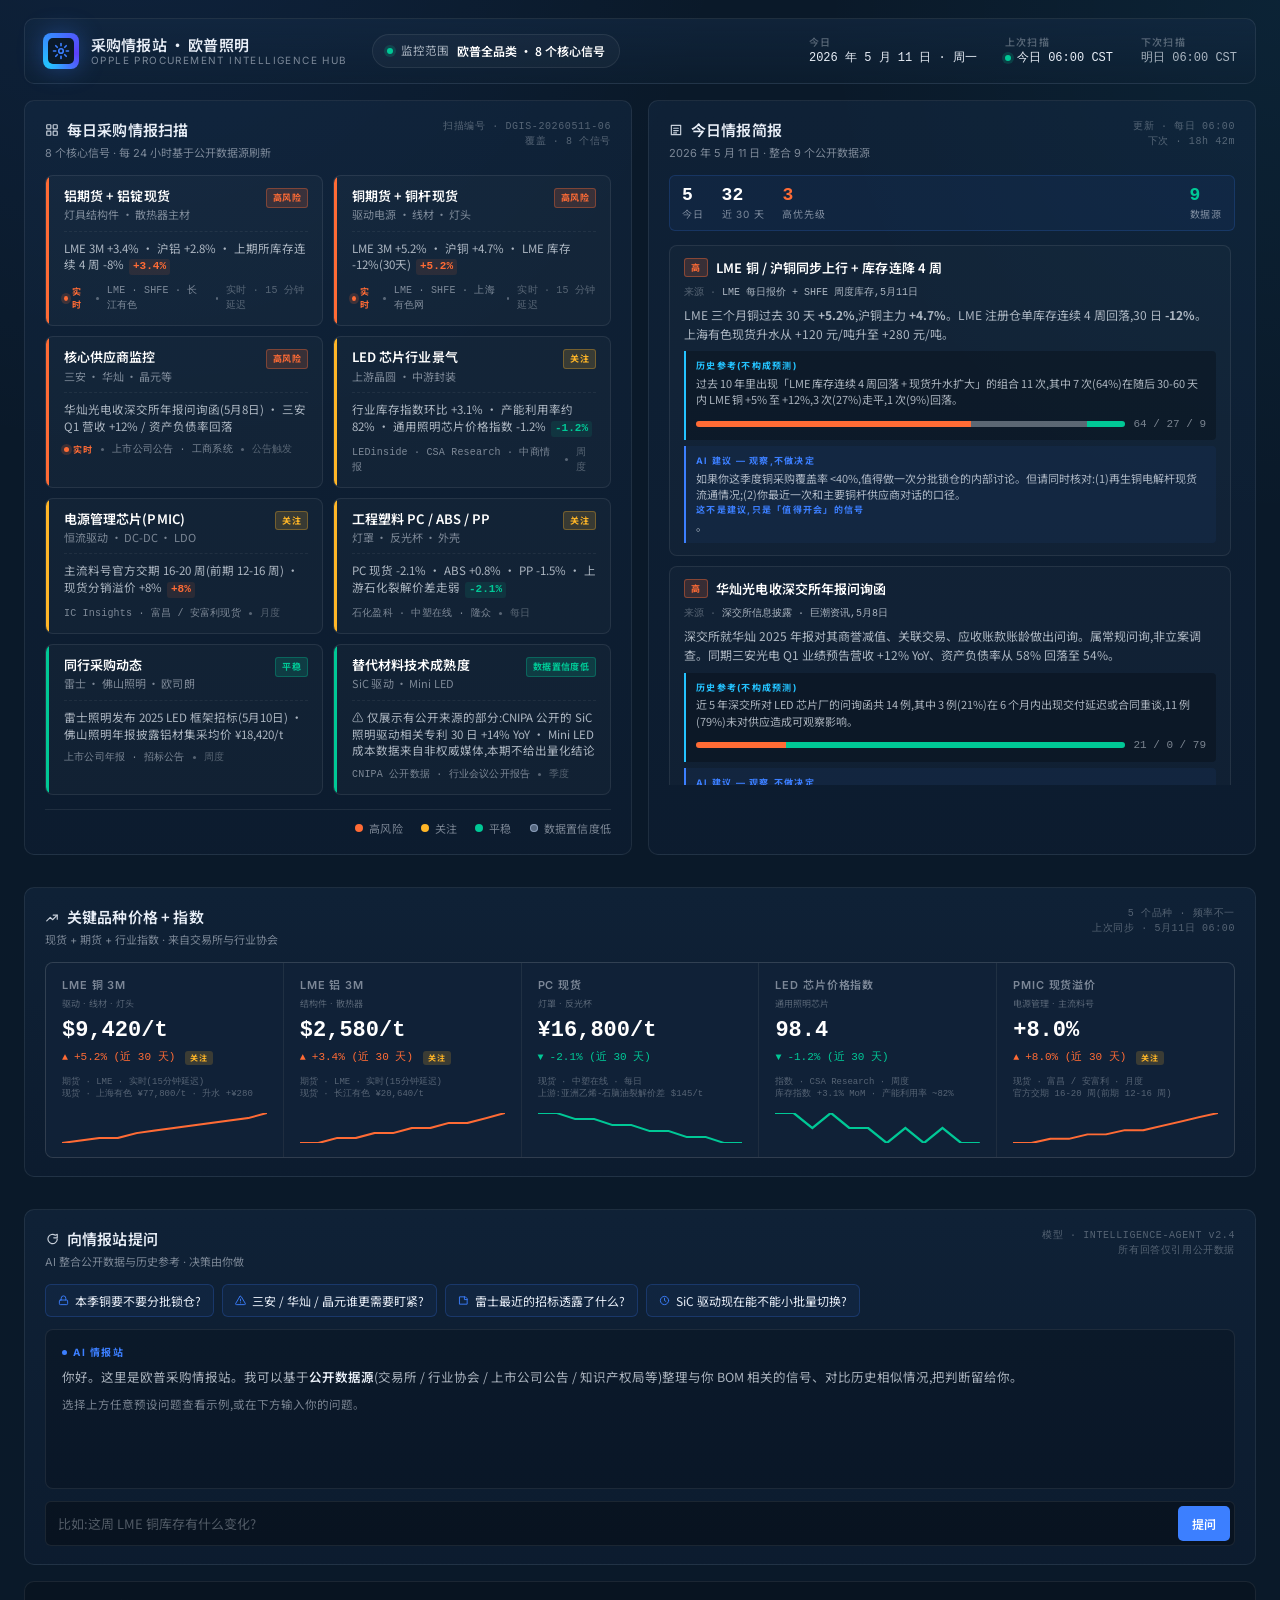
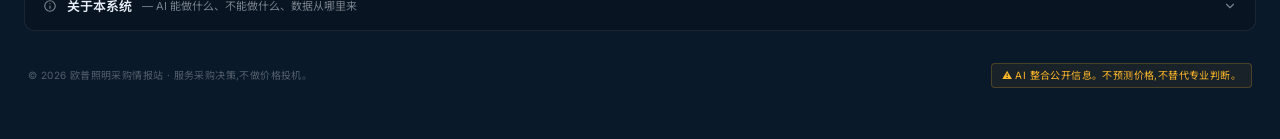
<file: miniso-ip-2026-05-13/source/欧普照明 AI 大讲堂 · 飞书_files/raw-material-intelligence-hub.html>
<!DOCTYPE html>
<!-- saved from url=(0107)https://fuqiang.github.io/feishusolution/OPPLE-AI-Lecture/prototypes/raw-material-intelligence-hub.html#map -->
<html lang="zh-CN"><head><meta http-equiv="Content-Type" content="text/html; charset=UTF-8">

<title>AI 原料情报站 · Raw Material Intelligence Hub</title>
<link rel="stylesheet" href="./colors_and_type.css">
<style>
  :root{
    --bg:        #0A1929;
    --bg-2:      #0E1F35;
    --bg-3:      #142A44;
    --panel:     #0F2235;
    --line:      rgba(255,255,255,0.08);
    --line-2:    rgba(255,255,255,0.14);
    --ink:       #E8EEF7;
    --ink-2:     rgba(232,238,247,0.72);
    --ink-3:     rgba(232,238,247,0.50);
    --ink-4:     rgba(232,238,247,0.32);
    --tech:      #3C7FFF;
    --tech-2:    #6A9DFF;
    --hi:        #FF6B35;   /* high risk */
    --md:        #FFB627;   /* med risk */
    --lo:        #00C896;   /* low risk */
    --cyan:      #24C3FF;
    --mono:      "JetBrains Mono", "SF Mono", Menlo, Consolas, monospace;
    --sans:      var(--lark-font-sans);
    --latin:     var(--lark-font-latin);
  }
  *{box-sizing:border-box}
  html,body{margin:0;padding:0;background:var(--bg);color:var(--ink);font-family:var(--sans);}
  body{
    font-size:13px;
    line-height:1.5;
    min-height:100vh;
    background:
      radial-gradient(80% 60% at 10% -10%, rgba(60,127,255,0.10) 0%, transparent 60%),
      radial-gradient(60% 50% at 100% 0%, rgba(36,195,255,0.06) 0%, transparent 60%),
      var(--bg);
    -webkit-font-smoothing: antialiased;
  }
  button{font-family:inherit;color:inherit;background:none;border:none;cursor:pointer;padding:0}
  .mono{font-family:var(--mono);font-variant-numeric:tabular-nums}
  .latin{font-family:var(--latin)}
  .eyebrow{font-family:var(--latin);font-size:10px;letter-spacing:0.18em;text-transform:uppercase;color:var(--ink-3);font-weight:600}
  .hairline{border:1px solid var(--line)}

  /* ============ LAYOUT ============ */
  .app{
    max-width:1440px;
    margin:0 auto;
    padding:18px 24px 40px;
  }
  /* HEADER */
  .header{
    display:flex; align-items:center; gap:24px;
    padding:14px 18px;
    background:linear-gradient(180deg, rgba(20,42,68,0.6) 0%, rgba(15,34,53,0.4) 100%);
    border:1px solid var(--line);
    border-radius:10px;
    margin-bottom:16px;
  }
  .brand{display:flex;align-items:center;gap:12px;min-width:280px}
  .brand-logo{
    width:36px;height:36px;border-radius:8px;
    background: conic-gradient(from 220deg, #24C3FF, #3C7FFF, #5C3FFB, #24C3FF);
    position:relative;flex-shrink:0;
    box-shadow: 0 0 24px rgba(60,127,255,0.35);
  }
  .brand-logo::after{
    content:"";position:absolute;inset:5px;border-radius:5px;background:var(--bg);
    display:flex;
  }
  .brand-logo svg{position:absolute;inset:0;margin:auto;z-index:2;width:18px;height:18px}
  .brand-name{display:flex;flex-direction:column;line-height:1.15}
  .brand-name b{font-size:15px;font-weight:600;letter-spacing:0.01em}
  .brand-name span{font-size:10px;color:var(--ink-3);font-family:var(--latin);letter-spacing:0.14em;text-transform:uppercase;margin-top:2px}

  .scope-chip{
    display:flex;align-items:center;gap:8px;
    padding:7px 14px;font-size:11.5px;
    background:rgba(255,255,255,0.03);
    border:1px solid var(--line);
    border-radius:20px;color:var(--ink-2);
    font-family:var(--sans);
  }
  .scope-chip b{color:#fff;font-weight:600;font-size:12px}
  .scope-chip .scope-dot{
    width:6px;height:6px;border-radius:50%;background:var(--lo);
    box-shadow:0 0 0 3px rgba(0,200,150,0.18);
    animation: pulse-dot-lo 2.4s ease-in-out infinite;
  }
  @keyframes pulse-dot-lo{50%{box-shadow:0 0 0 6px rgba(0,200,150,0.06)}}
  .lang-en .scope-chip{font-family:var(--latin);letter-spacing:0.04em}
  .lang-en .scope-chip b{font-family:var(--latin)}
  .industry-switch{display:none}

  .header-meta{margin-left:auto;display:flex;gap:28px;align-items:center}
  .meta-block{display:flex;flex-direction:column;line-height:1.2;font-size:11px}
  .meta-block .lbl{color:var(--ink-4);font-size:10px;letter-spacing:0.12em;text-transform:uppercase;font-family:var(--latin);font-weight:600;margin-bottom:3px}
  .meta-block .val{color:var(--ink);font-family:var(--mono);font-size:12px}
  .meta-block .val.dim{color:var(--ink-2)}
  .live-dot{display:inline-block;width:6px;height:6px;border-radius:50%;background:var(--lo);margin-right:6px;vertical-align:middle;box-shadow:0 0 0 3px rgba(0,200,150,0.18);animation:pulse-dot 2.4s ease-in-out infinite}
  @keyframes pulse-dot{50%{box-shadow:0 0 0 6px rgba(0,200,150,0.05)}}

  /* MAIN GRID */
  .main-grid{
    display:grid;
    grid-template-columns: 1fr 1fr;
    gap:16px;
  }
  .panel{
    background:linear-gradient(180deg, rgba(20,42,68,0.5) 0%, rgba(14,31,53,0.5) 100%);
    border:1px solid var(--line);
    border-radius:10px;
    padding:18px 20px;
  }
  .panel-head{
    display:flex;align-items:flex-start;justify-content:space-between;
    margin-bottom:14px;
  }
  .panel-head h2{
    margin:0;font-size:15px;font-weight:600;letter-spacing:0.01em;
    display:flex;align-items:center;gap:8px;
  }
  .panel-head h2 svg{width:14px;height:14px;opacity:0.85}
  .panel-head .sub{font-size:11px;color:var(--ink-3);margin-top:3px;font-family:var(--latin)}
  .panel-head .right{font-size:10px;color:var(--ink-4);font-family:var(--mono);text-align:right;letter-spacing:0.06em}

  /* ============ ORIGIN CARDS (left panel) ============ */
  .origin-grid{
    display:grid;
    grid-template-columns: repeat(2, 1fr);
    gap:10px;
  }
  .origin-card{
    position:relative;
    background:rgba(255,255,255,0.025);
    border:1px solid var(--line);
    border-radius:8px;
    padding:12px 14px 12px 18px;
    overflow:hidden;
    transition: all 180ms ease;
    cursor:default;
  }
  .origin-card::before{
    content:"";position:absolute;left:0;top:0;bottom:0;width:3px;
    background: var(--ink-4);
  }
  .origin-card.high::before{background:var(--hi)}
  .origin-card.med::before {background:var(--md)}
  .origin-card.low::before {background:var(--lo)}
  .origin-card:hover{border-color:var(--line-2);background:rgba(255,255,255,0.04);transform:translateY(-1px)}

  .oc-top{display:flex;align-items:flex-start;justify-content:space-between;gap:8px;margin-bottom:6px}
  .oc-region{font-size:13px;font-weight:600;color:#fff;line-height:1.25;letter-spacing:0.005em}
  .oc-cat{font-size:11px;color:var(--ink-3);margin-top:2px;font-family:var(--latin);letter-spacing:0.01em}
  .oc-card-zh .oc-cat{font-family:var(--sans)}

  .oc-pill{
    flex-shrink:0;
    font-size:9px;padding:2px 6px;border-radius:3px;
    font-weight:700;letter-spacing:0.08em;
    text-transform:uppercase;
    font-family:var(--latin);
  }
  .origin-card.high .oc-pill{background:rgba(255,107,53,0.16);color:var(--hi);border:1px solid rgba(255,107,53,0.35)}
  .origin-card.med  .oc-pill{background:rgba(255,182,39,0.16);color:var(--md);border:1px solid rgba(255,182,39,0.3)}
  .origin-card.low  .oc-pill{background:rgba(0,200,150,0.16);color:var(--lo);border:1px solid rgba(0,200,150,0.3)}
  .oc-card-zh .oc-pill{letter-spacing:0.04em;font-family:var(--sans);text-transform:none}

  .oc-signal{
    font-size:11.5px;color:var(--ink-2);line-height:1.45;
    margin-top:8px;padding-top:8px;
    border-top:1px dashed rgba(255,255,255,0.06);
  }
  .oc-signal b{color:#fff;font-weight:600}
  .oc-signal .delta{
    display:inline-block;font-family:var(--mono);font-size:11px;font-weight:600;
    padding:0 4px;border-radius:3px;margin-left:2px;
    background:rgba(255,255,255,0.04);
  }
  .oc-signal .delta.up   {color:var(--hi);background:rgba(255,107,53,0.10)}
  .oc-signal .delta.down {color:var(--lo);background:rgba(0,200,150,0.10)}
  .oc-signal .delta.flat {color:var(--ink-3)}

  .oc-meta{
    display:flex;align-items:center;gap:8px;margin-top:8px;
    font-size:10px;color:var(--ink-4);font-family:var(--mono);letter-spacing:0.02em;
  }
  .oc-meta .src{color:var(--ink-3)}
  .oc-meta .dot{width:3px;height:3px;border-radius:50%;background:var(--ink-4)}

  /* Tiny live indicator on highest-risk cards */
  .origin-card.high .oc-live{
    display:inline-flex;align-items:center;gap:4px;
    font-size:9px;font-family:var(--latin);font-weight:700;
    color:var(--hi);letter-spacing:0.12em;text-transform:uppercase;
  }
  .origin-card.high .oc-live i{
    width:5px;height:5px;border-radius:50%;background:var(--hi);
    box-shadow:0 0 0 3px rgba(255,107,53,0.18);
    animation:pulse-dot-hi 2.4s ease-in-out infinite;
  }
  @keyframes pulse-dot-hi{50%{box-shadow:0 0 0 6px rgba(255,107,53,0.06)}}

  .legend-row{
    display:flex;justify-content:flex-end;gap:18px;font-size:10px;
    color:var(--ink-3);font-family:var(--latin);letter-spacing:0.04em;
    margin-top:14px;padding-top:10px;border-top:1px solid var(--line);
  }
  .lang-zh .legend-row{font-family:var(--sans);letter-spacing:0.02em;font-size:11px}
  .legend-row span{display:flex;align-items:center;gap:6px}
  .legend-row i{width:8px;height:8px;border-radius:50%;display:inline-block}

  /* ============ (legacy map styles kept dead) ============ */
  .legacy-hide{display:none !important}
  .worldmap-wrap{
    position:relative;
    width:100%;
    aspect-ratio: 2 / 1.05;
    margin:0 auto;
    overflow:visible;
  }
  .worldmap-svg{
    width:100%;height:100%;display:block;
    background:radial-gradient(60% 80% at 50% 50%, rgba(60,127,255,0.06) 0%, transparent 70%);
    border-radius:6px;
  }
  .map-grid path,
  .map-grid line{stroke:rgba(60,127,255,0.06);stroke-width:0.6;fill:none}
  .continents{
    fill:rgba(60,127,255,0.10);
    stroke:rgba(60,127,255,0.55);
    stroke-width:0.7;
    stroke-linejoin:round;
  }
  .continents .land-fill{fill:url(#landDots)}
  .map-coord{font-family:var(--latin);font-size:7px;fill:rgba(255,255,255,0.18);letter-spacing:0.16em}

  /* Soft sweep across map */
  .map-sweep{
    transform-origin:50% 50%;
    animation: mapsweep 14s linear infinite;
    mix-blend-mode:screen;
    opacity:0.55;
  }
  @keyframes mapsweep{
    0%{transform:translateX(-110%)}
    100%{transform:translateX(110%)}
  }

  .signal{
    position:absolute;
    transform:translate(-50%,-50%);
    pointer-events:auto;
    cursor:pointer;
    z-index:2;
  }
  .signal:hover{z-index:5}
  .sig-dot{
    width:10px;height:10px;border-radius:50%;
    position:absolute;left:50%;top:50%;transform:translate(-50%,-50%);
  }
  .sig-dot::before{
    content:"";position:absolute;inset:-7px;border-radius:50%;
    border:1px solid currentColor;opacity:0.45;
  }
  .signal.high .sig-dot{background:var(--hi);color:var(--hi);box-shadow:0 0 0 4px rgba(255,107,53,0.10), 0 0 18px rgba(255,107,53,0.55);animation:pulse-hi 2.4s ease-in-out infinite}
  .signal.med  .sig-dot{background:var(--md);color:var(--md);box-shadow:0 0 0 4px rgba(255,182,39,0.10)}
  .signal.low  .sig-dot{background:var(--lo);color:var(--lo);box-shadow:0 0 0 4px rgba(0,200,150,0.10)}
  @keyframes pulse-hi{
    0%,100%{box-shadow:0 0 0 4px rgba(255,107,53,0.10), 0 0 18px rgba(255,107,53,0.55)}
    50%{box-shadow:0 0 0 9px rgba(255,107,53,0.04), 0 0 26px rgba(255,107,53,0.75)}
  }
  /* Connector line dot→label */
  .sig-line{
    position:absolute;left:50%;top:50%;
    width:30px;height:1px;background:rgba(255,255,255,0.25);
    transform-origin:0 50%;
  }
  .signal.place-r .sig-line{transform:translate(0,0) rotate(0deg)}
  .signal.place-l .sig-line{transform:translate(0,0) rotate(180deg)}
  .signal.place-tr .sig-line{transform:translate(0,0) rotate(-30deg)}
  .signal.place-tl .sig-line{transform:translate(0,0) rotate(210deg)}
  .signal.place-br .sig-line{transform:translate(0,0) rotate(30deg)}
  .signal.place-bl .sig-line{transform:translate(0,0) rotate(150deg)}

  .sig-card{
    position:absolute;
    background:rgba(10,28,46,0.94);
    border:1px solid var(--line-2);
    backdrop-filter: blur(8px);
    border-radius:5px;
    padding:6px 8px;
    width:148px;
    transition: all 180ms ease;
  }
  .signal.place-r  .sig-card{left:34px; top:50%; transform:translateY(-50%)}
  .signal.place-l  .sig-card{right:34px; top:50%; transform:translateY(-50%)}
  .signal.place-tr .sig-card{left:30px; bottom:18px}
  .signal.place-tl .sig-card{right:30px; bottom:18px}
  .signal.place-br .sig-card{left:30px; top:18px}
  .signal.place-bl .sig-card{right:30px; top:18px}
  .signal:hover .sig-card{border-color:var(--tech);background:rgba(15,35,60,0.99);box-shadow:0 6px 28px rgba(0,0,0,0.55)}

  .sig-region{font-size:11px;font-weight:600;color:#fff;letter-spacing:0.01em;line-height:1.25}
  .sig-cat{font-size:10px;color:var(--ink-2);margin-top:1px;font-family:var(--latin);line-height:1.3}
  .sig-meta{font-size:9px;color:var(--ink-4);margin-top:4px;font-family:var(--mono);letter-spacing:0.02em;line-height:1.35}
  .sig-pill{
    display:inline-block;font-size:8px;padding:1px 5px;border-radius:3px;
    font-family:var(--latin);font-weight:700;letter-spacing:0.1em;text-transform:uppercase;
    margin-top:4px;
  }
  .signal.high .sig-pill{background:rgba(255,107,53,0.16);color:var(--hi)}
  .signal.med  .sig-pill{background:rgba(255,182,39,0.16);color:var(--md)}
  .signal.low  .sig-pill{background:rgba(0,200,150,0.16);color:var(--lo)}

  /* Map legend */
  .radar-legend{
    display:flex;justify-content:center;gap:18px;font-size:10px;
    color:var(--ink-3);font-family:var(--latin);letter-spacing:0.04em;
    margin-top:10px;
  }
  .radar-legend span{display:flex;align-items:center;gap:6px}
  .radar-legend i{width:8px;height:8px;border-radius:50%;display:inline-block}

  /* ============ BRIEFING ============ */
  .brief-summary{
    display:flex;gap:18px;margin-bottom:14px;padding:10px 12px;
    background:rgba(60,127,255,0.06);
    border:1px solid rgba(60,127,255,0.18);
    border-radius:6px;
  }
  .brief-summary .stat{display:flex;flex-direction:column;line-height:1.1}
  .brief-summary .stat b{font-size:18px;font-family:var(--mono);color:#fff;font-weight:600}
  .brief-summary .stat span{font-size:10px;color:var(--ink-3);font-family:var(--latin);letter-spacing:0.08em;text-transform:uppercase;margin-top:3px}
  .brief-summary .stat .hi{color:var(--hi)}

  .briefs{display:flex;flex-direction:column;gap:10px;max-height:540px;overflow:auto;padding-right:4px;scrollbar-width:thin;scrollbar-color:var(--line-2) transparent}
  .briefs::-webkit-scrollbar{width:6px}
  .briefs::-webkit-scrollbar-thumb{background:var(--line-2);border-radius:3px}

  .brief{
    border:1px solid var(--line);
    border-radius:8px;
    padding:12px 14px;
    background:rgba(255,255,255,0.02);
    transition:all 160ms ease;
  }
  .brief:hover{border-color:var(--line-2);background:rgba(255,255,255,0.035)}
  .brief-head{display:flex;align-items:center;gap:8px;margin-bottom:8px}
  .prio{
    font-size:9px;font-family:var(--latin);font-weight:700;letter-spacing:0.14em;
    padding:2px 6px;border-radius:3px;text-transform:uppercase;
  }
  .prio.high{background:rgba(255,107,53,0.16);color:var(--hi);border:1px solid rgba(255,107,53,0.4)}
  .prio.med {background:rgba(255,182,39,0.16);color:var(--md);border:1px solid rgba(255,182,39,0.35)}
  .prio.low {background:rgba(0,200,150,0.16);color:var(--lo);border:1px solid rgba(0,200,150,0.35)}
  .brief-title{font-size:13px;font-weight:600;color:#fff;letter-spacing:0.005em}
  .brief-src{font-size:10px;color:var(--ink-4);font-family:var(--mono);margin-bottom:6px}
  .brief-src b{color:var(--ink-2);font-weight:500}
  .brief-body{font-size:12px;color:var(--ink-2);line-height:1.55}
  .brief-ref{
    margin-top:8px;padding:8px 10px;
    background:rgba(0,0,0,0.25);border-left:2px solid var(--cyan);
    border-radius:0 4px 4px 0;font-size:11px;color:var(--ink-2);
  }
  .brief-ref b{color:var(--cyan);font-family:var(--latin);font-size:9px;letter-spacing:0.14em;text-transform:uppercase;font-weight:700;display:block;margin-bottom:2px}
  .brief-sug{
    margin-top:6px;padding:8px 10px;
    background:rgba(60,127,255,0.06);border-left:2px solid var(--tech);
    border-radius:0 4px 4px 0;font-size:11px;color:var(--ink-2);
  }
  .brief-sug b{color:var(--tech);font-family:var(--latin);font-size:9px;letter-spacing:0.14em;text-transform:uppercase;font-weight:700;display:block;margin-bottom:2px}

  /* ============ PRICES ============ */
  .prices{
    grid-column: 1 / -1;
    margin-top:16px;
  }
  .price-row{
    display:grid; grid-template-columns: repeat(5, 1fr); gap:1px;
    background:var(--line);
    border-radius:8px;
    overflow:hidden;
    border:1px solid var(--line);
  }
  .price-cell{
    background:rgba(14,31,53,0.85);
    padding:14px 16px;
    display:flex;flex-direction:column;gap:4px;
    position:relative;
  }
  .price-cell .name{font-size:11px;color:var(--ink-3);font-family:var(--latin);letter-spacing:0.08em;text-transform:uppercase;font-weight:600}
  .price-cell .nm-sub{font-size:9px;color:var(--ink-4);font-family:var(--latin);margin-top:-1px}
  .price-cell .val{font-size:22px;font-weight:600;font-family:var(--mono);color:#fff;margin-top:6px;line-height:1}
  .price-cell .chg{display:flex;align-items:center;gap:6px;font-size:11px;font-family:var(--mono);margin-top:3px}
  .price-cell .chg.up   {color:var(--hi)}
  .price-cell .chg.down {color:var(--lo)}
  .price-cell .chg.flat {color:var(--ink-3)}
  .price-cell .chg .arrow{font-size:10px}
  .price-cell .warn-pill{display:inline-block;font-size:8px;letter-spacing:0.1em;padding:1px 5px;border-radius:3px;background:rgba(255,182,39,0.18);color:var(--md);font-family:var(--latin);font-weight:700;margin-left:4px}
  .price-cell .src{font-size:9px;color:var(--ink-4);font-family:var(--mono);margin-top:6px;line-height:1.4}
  .price-cell .src b{color:var(--ink-2);font-weight:500}
  .price-cell .fut{font-size:10px;color:var(--ink-2);font-family:var(--mono);margin-top:1px}
  .price-cell svg.spark{margin-top:8px;width:100%;height:30px}

  /* ============ CHAT ============ */
  .chat-panel{grid-column: 1 / -1;margin-top:16px}
  .chat-presets{display:flex;flex-wrap:wrap;gap:8px;margin-bottom:12px}
  .chat-presets button{
    padding:7px 12px;font-size:12px;
    background:rgba(60,127,255,0.06);
    border:1px solid rgba(60,127,255,0.22);
    color:var(--ink);border-radius:6px;
    transition:all 160ms ease;
    display:flex;align-items:center;gap:6px;
  }
  .chat-presets button:hover{background:rgba(60,127,255,0.16);border-color:var(--tech)}
  .chat-presets button svg{width:11px;height:11px;color:var(--tech)}

  .chat-area{
    background:rgba(0,0,0,0.18);
    border:1px solid var(--line);
    border-radius:8px;
    padding:14px 16px;
    min-height:160px;
    font-size:12.5px;
    line-height:1.65;
    color:var(--ink-2);
  }
  .chat-msg{margin-bottom:14px}
  .chat-msg:last-child{margin-bottom:0}
  .chat-msg .from{
    font-size:10px;letter-spacing:0.16em;font-weight:700;text-transform:uppercase;
    color:var(--tech);font-family:var(--latin);margin-bottom:6px;display:flex;align-items:center;gap:6px;
  }
  .chat-msg.user .from{color:var(--ink-3)}
  .chat-msg .from i{width:5px;height:5px;border-radius:50%;background:currentColor;display:inline-block}
  .chat-msg .body p{margin:0 0 8px}
  .chat-msg .body p:last-child{margin-bottom:0}
  .chat-msg .body ul{margin:0 0 6px;padding-left:18px}
  .chat-msg .body li{margin-bottom:3px}
  .chat-msg .body b{color:var(--ink);font-weight:600}
  .chat-msg .body .src-tag{display:inline-block;font-size:10px;font-family:var(--mono);color:var(--cyan);margin-left:4px}
  .chat-msg .body .you-judge{
    margin-top:8px;padding:8px 10px;border-radius:4px;
    background:rgba(255,182,39,0.06);border:1px solid rgba(255,182,39,0.22);
    color:var(--ink-2);font-size:11.5px;
  }
  .chat-msg .body .you-judge b{color:var(--md);font-family:var(--latin);font-size:10px;letter-spacing:0.14em;text-transform:uppercase;display:block;margin-bottom:4px}

  /* Histogram bar for "30%上涨/50%平稳/20%下跌" */
  .hist{
    display:flex;align-items:center;gap:8px;margin:8px 0;
    font-size:11px;color:var(--ink-3);font-family:var(--mono);
  }
  .hist .bar{flex:1;height:6px;border-radius:3px;display:flex;overflow:hidden;background:rgba(255,255,255,0.05)}
  .hist .bar i{display:block;height:100%}
  .hist .bar i.up   { background:var(--hi)  }
  .hist .bar i.flat { background:var(--ink-4)}
  .hist .bar i.down { background:var(--lo)  }
  .hist-leg{display:flex;gap:10px;font-size:10px;margin-top:2px;color:var(--ink-3);font-family:var(--latin)}
  .hist-leg span i{display:inline-block;width:7px;height:7px;border-radius:2px;margin-right:4px;vertical-align:middle}

  .chat-input{
    display:flex;gap:8px;margin-top:12px;
    background:rgba(0,0,0,0.3);
    border:1px solid var(--line);
    border-radius:6px;
    padding:4px 4px 4px 12px;
  }
  .chat-input input{
    flex:1;background:transparent;border:0;outline:none;color:var(--ink);
    font-size:13px;font-family:var(--sans);padding:8px 0;
  }
  .chat-input input::placeholder{color:var(--ink-4)}
  .chat-input button{
    padding:7px 14px;border-radius:5px;font-size:12px;
    background:var(--tech);color:#fff;font-weight:600;
  }
  .chat-input button:hover{background:#2566EC}

  /* ============ ABOUT ============ */
  .about{
    margin-top:16px;
    border:1px solid var(--line);
    border-radius:10px;
    overflow:hidden;
    background:rgba(0,0,0,0.18);
  }
  .about-toggle{
    width:100%;padding:14px 18px;
    display:flex;align-items:center;justify-content:space-between;
    cursor:pointer;
  }
  .about-toggle .lhs{display:flex;align-items:center;gap:10px}
  .about-toggle svg{width:14px;height:14px;color:var(--ink-3);transition:transform 200ms ease}
  .about-toggle h3{margin:0;font-size:13px;font-weight:600}
  .about-toggle .sub{font-size:11px;color:var(--ink-3);font-family:var(--latin)}
  .about[open] .about-toggle svg{transform:rotate(180deg)}
  .about-body{
    display:none;padding:0 18px 18px;
    border-top:1px solid var(--line);
    padding-top:16px;
  }
  .about[open] .about-body{display:grid;grid-template-columns:1fr 1fr;gap:18px}
  .about-card h4{
    margin:0 0 8px;font-size:11px;font-weight:700;letter-spacing:0.14em;text-transform:uppercase;
    font-family:var(--latin);color:var(--ink);
    display:flex;align-items:center;gap:6px;
  }
  .about-card.can h4   {color:var(--lo)}
  .about-card.cannot h4{color:var(--hi)}
  .about-card.src h4   {color:var(--cyan)}
  .about-card.lag h4   {color:var(--md)}
  .about-card ul{margin:0;padding:0;list-style:none;font-size:12px;color:var(--ink-2);line-height:1.7}
  .about-card li{padding:3px 0;border-bottom:1px dashed rgba(255,255,255,0.05)}
  .about-card li:last-child{border-bottom:none}
  .about-card li .src-name{font-family:var(--mono);color:var(--ink);font-size:11px}
  .about-card li .src-desc{font-size:10px;color:var(--ink-3);font-family:var(--latin);margin-left:6px}
  .about-card li .lag-val{font-family:var(--mono);color:var(--ink);float:right}

  /* Footer */
  .footer{
    margin-top:18px;padding:14px 4px;
    display:flex;align-items:center;justify-content:space-between;
    font-size:10px;color:var(--ink-4);font-family:var(--latin);letter-spacing:0.04em;
  }
  .footer .left{display:flex;gap:14px;align-items:center}
  .disclaimer{
    color:var(--md);
    background:rgba(255,182,39,0.06);
    border:1px solid rgba(255,182,39,0.22);
    padding:4px 10px;border-radius:4px;font-size:10px;
  }
</style>
</head>
<body>

<div class="app">

  <!-- ============ HEADER ============ -->
  <header class="header">
    <div class="brand">
      <div class="brand-logo">
        <svg viewBox="0 0 24 24" fill="none" stroke="#3C7FFF" stroke-width="2.2" stroke-linecap="round" stroke-linejoin="round">
          <circle cx="12" cy="12" r="3"></circle>
          <path d="M12 2v3M12 19v3M2 12h3M19 12h3M5 5l2 2M17 17l2 2M5 19l2-2M17 7l2-2"></path>
        </svg>
      </div>
      <div class="brand-name">
        <b data-i18n="brand.name">Opple Procurement Intelligence Hub</b>
        <span data-i18n="brand.sub">采购情报站 · 欧普照明</span>
      </div>
    </div>

    <div class="scope-chip" id="industrySwitch">
      <span class="scope-dot"></span>
      <span data-i18n="scope.label">SCOPE</span>
      <b data-i18n="scope.val">All Opple categories · 8 core signals</b>
    </div>

    <div class="header-meta">
      <div class="meta-block">
        <span class="lbl" data-i18n="hdr.today">Today</span>
        <span class="val" data-i18n="today.val">May 11, 2026 · Mon</span>
      </div>
      <div class="meta-block">
        <span class="lbl" data-i18n="hdr.last">Last Scan</span>
        <span class="val"><span class="live-dot"></span><span data-i18n="last.val">Today 06:00 CST</span></span>
      </div>
      <div class="meta-block">
        <span class="lbl" data-i18n="hdr.next">Next Scan</span>
        <span class="val dim" data-i18n="next.val">Tomorrow 06:00 CST</span>
      </div>
    </div>
  </header>

  <!-- ============ MAIN GRID ============ -->
  <div class="main-grid">

    <!-- ============ LEFT: ORIGIN STATUS CARDS ============ -->
    <section id="map" class="panel origin-panel">
      <div class="panel-head">
        <div>
          <h2>
            <svg viewBox="0 0 24 24" fill="none" stroke="currentColor" stroke-width="2" stroke-linecap="round" stroke-linejoin="round"><rect x="3" y="3" width="7" height="7" rx="1"></rect><rect x="14" y="3" width="7" height="7" rx="1"></rect><rect x="3" y="14" width="7" height="7" rx="1"></rect><rect x="14" y="14" width="7" height="7" rx="1"></rect></svg>
            <span data-i18n="map.title">Daily Procurement Intelligence Scan</span>
          </h2>
          <div class="sub" data-i18n="map.sub">8 core signals · Refreshed every 24h from public sources</div>
        </div>
        <div class="right">
          <span data-i18n="map.scanLbl">SCAN ID</span> · DGIS-20260511-06<br>
          <span data-i18n="map.covLbl">COVERAGE</span> · <span data-i18n="map.covVal">8 signals</span>
        </div>
      </div>

      <div class="origin-grid" id="originGrid">
      <article class="origin-card high ">
        <div class="oc-top">
          <div>
            <div class="oc-region">Aluminum futures + spot</div>
            <div class="oc-cat">Lighting housings · heat sinks</div>
          </div>
          <span class="oc-pill">High</span>
        </div>
        <div class="oc-signal">LME 3M +3.4% · SHFE +2.8% · stocks -8% over 4 wks <span class="delta up">+3.4%</span></div>
        <div class="oc-meta">
          <span class="oc-live"><i></i>LIVE</span>
          <span class="dot"></span>
          <span class="src">LME · SHFE · Yangtze Nonferrous</span>
          <span class="dot"></span>
          <span>Live · 15-min delay</span>
        </div>
      </article>
    
      <article class="origin-card high ">
        <div class="oc-top">
          <div>
            <div class="oc-region">Copper futures + spot</div>
            <div class="oc-cat">Drivers · wiring · lamp caps</div>
          </div>
          <span class="oc-pill">High</span>
        </div>
        <div class="oc-signal">LME 3M +5.2% · SHFE +4.7% · LME stocks -12% <span class="delta up">+5.2%</span></div>
        <div class="oc-meta">
          <span class="oc-live"><i></i>LIVE</span>
          <span class="dot"></span>
          <span class="src">LME · SHFE · SMM</span>
          <span class="dot"></span>
          <span>Live · 15-min delay</span>
        </div>
      </article>
    
      <article class="origin-card high ">
        <div class="oc-top">
          <div>
            <div class="oc-region">Core supplier monitoring</div>
            <div class="oc-cat">Sanan · HC SemiTek · Epistar etc.</div>
          </div>
          <span class="oc-pill">High</span>
        </div>
        <div class="oc-signal">HC SemiTek received SZSE inquiry (May 8) · Sanan Q1 revenue +12% </div>
        <div class="oc-meta">
          <span class="oc-live"><i></i>LIVE</span>
          <span class="dot"></span>
          <span class="src">Listcos · NECIPS</span>
          <span class="dot"></span>
          <span>Filing-triggered</span>
        </div>
      </article>
    
      <article class="origin-card med ">
        <div class="oc-top">
          <div>
            <div class="oc-region">LED chip industry index</div>
            <div class="oc-cat">Wafer · packaging</div>
          </div>
          <span class="oc-pill">Watch</span>
        </div>
        <div class="oc-signal">Inventory idx +3.1% MoM · utilisation ~82% · price idx -1.2% <span class="delta down">-1.2%</span></div>
        <div class="oc-meta">
          
          
          <span class="src">LEDinside · CSA Research</span>
          <span class="dot"></span>
          <span>Weekly</span>
        </div>
      </article>
    
      <article class="origin-card med ">
        <div class="oc-top">
          <div>
            <div class="oc-region">Power management IC</div>
            <div class="oc-cat">Constant-current · DC-DC · LDO</div>
          </div>
          <span class="oc-pill">Watch</span>
        </div>
        <div class="oc-signal">Lead time 16-20 wks (was 12-16) · spot premium +8% <span class="delta up">+8%</span></div>
        <div class="oc-meta">
          
          
          <span class="src">IC Insights · Future · Avnet</span>
          <span class="dot"></span>
          <span>Monthly</span>
        </div>
      </article>
    
      <article class="origin-card med ">
        <div class="oc-top">
          <div>
            <div class="oc-region">Engineering plastics PC/ABS/PP</div>
            <div class="oc-cat">Diffusers · reflectors · housings</div>
          </div>
          <span class="oc-pill">Watch</span>
        </div>
        <div class="oc-signal">PC -2.1% · ABS +0.8% · PP -1.5% · cracker spread weak <span class="delta down">-2.1%</span></div>
        <div class="oc-meta">
          
          
          <span class="src">Sinopec · CCPlas · Longzhong</span>
          <span class="dot"></span>
          <span>Daily</span>
        </div>
      </article>
    
      <article class="origin-card low ">
        <div class="oc-top">
          <div>
            <div class="oc-region">Peer procurement watch</div>
            <div class="oc-cat">NVC · FSL · Osram</div>
          </div>
          <span class="oc-pill">Stable</span>
        </div>
        <div class="oc-signal">NVC 2025 LED tender published May 10 · FSL annual report disclosed Al ¥18,420/t </div>
        <div class="oc-meta">
          
          
          <span class="src">Annual reports · tender bulletins</span>
          <span class="dot"></span>
          <span>Weekly</span>
        </div>
      </article>
    
      <article class="origin-card low ">
        <div class="oc-top">
          <div>
            <div class="oc-region">Substitute-tech maturity</div>
            <div class="oc-cat">SiC drivers · Mini LED</div>
          </div>
          <span class="oc-pill">Low confidence</span>
        </div>
        <div class="oc-signal">⚠ Showing only well-sourced items: CNIPA SiC-driver patents +14% YoY · Mini LED cost figures from non-authoritative media — withheld </div>
        <div class="oc-meta">
          
          
          <span class="src">CNIPA · published conference papers</span>
          <span class="dot"></span>
          <span>Quarterly</span>
        </div>
      </article>
    </div>

      <div class="legend-row">
        <span><i style="background:#FF6B35"></i><span data-i18n="legend.high">High Risk</span></span>
        <span><i style="background:#FFB627"></i><span data-i18n="legend.med">Watch</span></span>
        <span><i style="background:#00C896"></i><span data-i18n="legend.low">Stable</span></span>
        <span><i style="background:rgba(160,180,210,0.5);box-shadow:inset 0 0 0 1px rgba(160,180,210,0.7)"></i><span data-i18n="legend.lowconf">Low confidence</span></span>
      </div>
    </section>

    <!-- ============ RIGHT: BRIEFING ============ -->
    <section id="brief" class="panel">
      <div class="panel-head">
        <div>
          <h2>
            <svg viewBox="0 0 24 24" fill="none" stroke="currentColor" stroke-width="2" stroke-linecap="round" stroke-linejoin="round"><path d="M4 4h16v16H4z"></path><path d="M8 9h8M8 13h8M8 17h5"></path></svg>
            <span data-i18n="brief.title">Today's Intelligence Briefing</span>
          </h2>
          <div class="sub" data-i18n="brief.sub">May 11, 2026 · Curated from 9 public sources</div>
        </div>
        <div class="right">
          <span data-i18n="brief.upd">UPDATE · DAILY 06:00</span><br>
          <span data-i18n="brief.next">NEXT · 18h 42m</span>
        </div>
      </div>

      <div class="brief-summary">
        <div class="stat"><b>5</b><span data-i18n="brief.today">Today</span></div>
        <div class="stat"><b>32</b><span data-i18n="brief.30d">Last 30d</span></div>
        <div class="stat"><b class="hi">3</b><span data-i18n="brief.hi">High Priority</span></div>
        <div class="stat" style="margin-left:auto"><b style="color:var(--lo)">9</b><span data-i18n="brief.src">Sources</span></div>
      </div>

      <div class="briefs" id="briefsList">
      <article class="brief">
        <div class="brief-head">
          <span class="prio high">high</span>
          <span class="brief-title">LME Cu + SHFE Cu rally · stocks down 4 wks straight</span>
        </div>
        <div class="brief-src">Source · <b>LME daily + SHFE weekly stocks, May 11</b></div>
        <div class="brief-body">LME 3-month copper +5.2% over 30 days; SHFE front-month +4.7%. LME warehouse stocks down -12% over the past 30 days (4 consecutive weekly draws). SMM spot premium widened from +¥120/t to +¥280/t.</div>
        
      <div class="brief-ref">
        <b>Historical reference (not a prediction)</b>
        In 11 prior instances since 2015 of '4-wk stock draw + widening spot premium', LME Cu rose +5% to +12% within 30-60 days in 7 cases (64%), flat in 3 (27%), declined in 1 (9%).
        
          <div class="hist" style="margin:8px 0 0">
            <div class="bar">
              <i class="up" style="flex:64"></i>
              <i class="flat" style="flex:27"></i>
              <i class="down" style="flex:9"></i>
            </div>
            <span>64 / 27 / 9</span>
          </div>
      </div>
        
      <div class="brief-sug">
        <b>AI Suggestion — observe, don't decide</b>
        If your quarterly Cu coverage &lt;40%, this is worth an internal discussion on staged fixing. Cross-check with: (1) secondary-Cu rod liquidity; (2) latest verbal read from your primary Cu rod suppliers. <b>Not a recommendation — just a 'worth-a-meeting' signal.</b>
      </div>
      </article>
    
      <article class="brief">
        <div class="brief-head">
          <span class="prio high">high</span>
          <span class="brief-title">HC SemiTek receives SZSE annual-report inquiry letter</span>
        </div>
        <div class="brief-src">Source · <b>SZSE disclosure · CNINFO, May 8</b></div>
        <div class="brief-body">SZSE issued an inquiry on HC SemiTek's 2025 annual report concerning goodwill impairment, related-party transactions, and receivables aging. This is a routine inquiry, not an investigation. Meanwhile, Sanan Optoelectronics Q1 pre-announcement: revenue +12% YoY, debt-to-asset down 58% → 54%.</div>
        
      <div class="brief-ref">
        <b>Historical reference (not a prediction)</b>
        Among 14 SZSE inquiries to LED-chip listcos over the past 5 years, 3 (21%) preceded delivery delay or contract re-negotiation within 6 months; 11 (79%) had no observable supply impact.
        
          <div class="hist" style="margin:8px 0 0">
            <div class="bar">
              <i class="up" style="flex:21"></i>
              <i class="flat" style="flex:0"></i>
              <i class="down" style="flex:79"></i>
            </div>
            <span>21 / 0 / 79</span>
          </div>
      </div>
        
      <div class="brief-sug">
        <b>AI Suggestion — observe, don't decide</b>
        No immediate action. Recommended: (1) SQA team to confirm current WIP status of HC SemiTek orders; (2) if single-source exposure to HC SemiTek &gt;25%, add a backup-supplier qualification track; (3) revisit cash flow and payables next quarterly (July).
      </div>
      </article>
    
      <article class="brief">
        <div class="brief-head">
          <span class="prio high">high</span>
          <span class="brief-title">PMIC lead times extend further · spot premium up</span>
        </div>
        <div class="brief-src">Source · <b>Future Electronics / Avnet spot quotes + IC Insights monthly</b></div>
        <div class="brief-body">Lead times for mainstream LED-driver PMICs lengthened from <b>12-16 wks</b> to <b>16-20 wks</b>. Spot premium at Future/Avnet up +8% over 30 days. Per monthly report, the bottleneck is concentrated in 8-inch BCD process capacity.</div>
        
      <div class="brief-ref">
        <b>Historical reference (not a prediction)</b>
        Of 6 prior occurrences since 2020 of 'lead-time +4wks + spot premium &gt;5%' combinations, 4 (67%) saw real shortage persist &gt;2 quarters, 1 (17%) eased within 90 days, 1 (17%) escalated to line-stop risk.
        
          <div class="hist" style="margin:8px 0 0">
            <div class="bar">
              <i class="up" style="flex:83"></i>
              <i class="flat" style="flex:0"></i>
              <i class="down" style="flex:17"></i>
            </div>
            <span>83 / 0 / 17</span>
          </div>
      </div>
        
      <div class="brief-sug">
        <b>AI Suggestion — observe, don't decide</b>
        Recommended: (1) lift PMIC safety stock from 8 wks to 12 wks (for top-20 BOM SKUs); (2) ask R&amp;D to assess second-source / alternate PN design compatibility — medium-term protection, not this-week action; (3) if you compressed PMIC unit prices low in the Q2 RFQ, consider reviewing your negotiation cadence.
      </div>
      </article>
    
      <article class="brief">
        <div class="brief-head">
          <span class="prio med">med</span>
          <span class="brief-title">Engineering plastics PC/ABS/PP diverge · cracker spread weak</span>
        </div>
        <div class="brief-src">Source · <b>Sinopec EPEC · CCPlas · Longzhong, May 11</b></div>
        <div class="brief-body">PC spot -2.1% over 30 days (supply increase + softer exports), ABS +0.8%, PP -1.5%. Asian ethylene-naphtha cracker spread fell to $145/t (30-day average $172/t).</div>
        
        
      <div class="brief-sug">
        <b>AI Suggestion — observe, don't decide</b>
        Mild tailwind for diffusers/reflectors. Recommended: use the PC weakness window to renegotiate Q3 frame pricing with current suppliers, but avoid over-extending beyond a single quarter — cracker spread is volatile.
      </div>
      </article>
    
      <article class="brief">
        <div class="brief-head">
          <span class="prio med">med</span>
          <span class="brief-title">NVC 2025 LED framework tender · FSL annual disclosure</span>
        </div>
        <div class="brief-src">Source · <b>Tender bulletin + annual reports</b></div>
        <div class="brief-body">NVC published its 2025 LED package/module framework RFQ on May 10. Same week, FSL disclosed in its 2025 annual report a centralised Al procurement average of ¥18,420/t (-3.2% YoY). No public tender signal from Osram China.</div>
        
        
      <div class="brief-sug">
        <b>AI Suggestion — observe, don't decide</b>
        This signal doesn't trigger action by itself, but it gives you <b>two negotiation anchors</b>: (1) the peer's centralised Al unit price is a real and citable benchmark; (2) NVC's tender terms, once public, will disclose spec changes — usable as market intel in your next supplier negotiation.
      </div>
      </article>
    
      <article class="brief">
        <div class="brief-head">
          <span class="prio low">low</span>
          <span class="brief-title">SiC lighting-driver patent filings accelerating (low confidence)</span>
        </div>
        <div class="brief-src">Source · <b>CNIPA public records (preliminary)</b></div>
        <div class="brief-body">CNIPA SiC lighting-driver patent filings up <b>+14% YoY</b> over the past 30 days. <b>Trend signal only</b> — cannot verify applicants' actual mass-production capability.</div>
        
      <div class="brief-ref">
        <b>Historical reference (not a prediction)</b>
        Patent-to-product cycle is typically 18-36 months with weak historical correlation. <b>This system does not publish Mini-LED unit-cost estimates because sources (industry media) are not authoritative.</b>
        
      </div>
        
      <div class="brief-sug">
        <b>AI Suggestion — observe, don't decide</b>
        No action. To evaluate SiC substitution, request engineering samples + datasheets directly from 2-3 vendors with publicly announced SiC-driver offerings — first-hand data beats secondary reporting.
      </div>
      </article>
    </div>
    </section>

    <!-- ============ PRICES (FULL WIDTH) ============ -->
    <section id="prices" class="panel prices">
      <div class="panel-head">
        <div>
          <h2>
            <svg viewBox="0 0 24 24" fill="none" stroke="currentColor" stroke-width="2" stroke-linecap="round" stroke-linejoin="round"><path d="M3 17l6-6 4 4 8-8"></path><path d="M14 7h7v7"></path></svg>
            <span data-i18n="price.title">Key Prices &amp; Indices</span>
          </h2>
          <div class="sub" data-i18n="price.sub">Spot, futures &amp; industry indices from exchanges and trade bodies</div>
        </div>
        <div class="right">
          <span data-i18n="price.right">5 items · Mixed frequency</span><br>
          <span data-i18n="price.sync">Last sync · May 11, 06:00</span>
        </div>
      </div>

      <div class="price-row" id="priceRow">
      <div class="price-cell">
        <div class="name">LME Copper 3M</div>
        <div class="nm-sub">Drivers · wire · lamp caps</div>
        <div class="val">$9,420/t</div>
        <div class="chg up"><span class="arrow">▲</span>+5.2% (30d)<span class="warn-pill">Watch</span></div>
        <div class="src">Futures · LME · live (15-min)<br>Spot · SMM ¥77,800/t · premium +¥280</div>
        <svg class="spark" viewBox="0 0 96 22" preserveAspectRatio="none" aria-hidden="true"><polyline fill="none" stroke="var(--hi)" stroke-width="1.4" points="0.0,22.0 8.7,20.2 17.5,18.3 26.2,18.3 34.9,14.7 43.6,12.8 52.4,11.0 61.1,9.2 69.8,7.3 78.5,5.5 87.3,3.7 96.0,0.0"></polyline></svg>
      </div>
    
      <div class="price-cell">
        <div class="name">LME Aluminum 3M</div>
        <div class="nm-sub">Housings · heat sinks</div>
        <div class="val">$2,580/t</div>
        <div class="chg up"><span class="arrow">▲</span>+3.4% (30d)<span class="warn-pill">Watch</span></div>
        <div class="src">Futures · LME · live (15-min)<br>Spot · Yangtze Nonferrous ¥20,640/t</div>
        <svg class="spark" viewBox="0 0 96 22" preserveAspectRatio="none" aria-hidden="true"><polyline fill="none" stroke="var(--hi)" stroke-width="1.4" points="0.0,22.0 8.7,22.0 17.5,18.3 26.2,18.3 34.9,14.7 43.6,14.7 52.4,11.0 61.1,11.0 69.8,7.3 78.5,7.3 87.3,3.7 96.0,0.0"></polyline></svg>
      </div>
    
      <div class="price-cell">
        <div class="name">PC engineering plastic</div>
        <div class="nm-sub">Diffusers · reflectors</div>
        <div class="val">¥16,800/t</div>
        <div class="chg down"><span class="arrow">▼</span>-2.1% (30d)</div>
        <div class="src">Spot · CCPlas · daily<br>Upstream: Asia ethylene-naphtha cracker spread $145/t</div>
        <svg class="spark" viewBox="0 0 96 22" preserveAspectRatio="none" aria-hidden="true"><polyline fill="none" stroke="var(--lo)" stroke-width="1.4" points="0.0,0.0 8.7,0.0 17.5,4.4 26.2,4.4 34.9,8.8 43.6,8.8 52.4,13.2 61.1,13.2 69.8,17.6 78.5,17.6 87.3,22.0 96.0,22.0"></polyline></svg>
      </div>
    
      <div class="price-cell">
        <div class="name">LED chip price index</div>
        <div class="nm-sub">General lighting chips</div>
        <div class="val">98.4</div>
        <div class="chg down"><span class="arrow">▼</span>-1.2% (30d)</div>
        <div class="src">Index · CSA Research · weekly<br>Inventory idx +3.1% MoM · utilisation ~82%</div>
        <svg class="spark" viewBox="0 0 96 22" preserveAspectRatio="none" aria-hidden="true"><polyline fill="none" stroke="var(--lo)" stroke-width="1.4" points="0.0,0.0 8.7,0.0 17.5,11.0 26.2,0.0 34.9,11.0 43.6,11.0 52.4,22.0 61.1,11.0 69.8,22.0 78.5,11.0 87.3,22.0 96.0,22.0"></polyline></svg>
      </div>
    
      <div class="price-cell">
        <div class="name">PMIC spot premium</div>
        <div class="nm-sub">Power mgmt · top SKUs</div>
        <div class="val">+8.0%</div>
        <div class="chg up"><span class="arrow">▲</span>+8.0% (30d)<span class="warn-pill">Watch</span></div>
        <div class="src">Spot · Future / Avnet · monthly<br>Lead time 16-20 wks (was 12-16 wks)</div>
        <svg class="spark" viewBox="0 0 96 22" preserveAspectRatio="none" aria-hidden="true"><polyline fill="none" stroke="var(--hi)" stroke-width="1.4" points="0.0,22.0 8.7,22.0 17.5,18.9 26.2,18.9 34.9,15.7 43.6,15.7 52.4,12.6 61.1,12.6 69.8,9.4 78.5,6.3 87.3,3.1 96.0,0.0"></polyline></svg>
      </div>
    </div>
    </section>

    <!-- ============ CHAT (FULL WIDTH) ============ -->
    <section id="chat" class="panel chat-panel">
      <div class="panel-head">
        <div>
          <h2>
            <svg viewBox="0 0 24 24" fill="none" stroke="currentColor" stroke-width="2" stroke-linecap="round" stroke-linejoin="round"><path d="M21 12a8 8 0 1 1-3.2-6.4L21 4v6h-6"></path></svg>
            <span data-i18n="chat.title">Ask the Hub</span>
          </h2>
          <div class="sub" data-i18n="chat.sub">AI integrates public data &amp; historical references — you make the call</div>
        </div>
        <div class="right">
          <span data-i18n="chat.right">MODEL · INTELLIGENCE-AGENT v2.4</span><br>
          <span data-i18n="chat.cite">Answers cite public sources only</span>
        </div>
      </div>

      <div class="chat-presets" id="chatPresets">
        <button data-q="cu_lock"><svg viewBox="0 0 24 24" fill="none" stroke="currentColor" stroke-width="2" stroke-linecap="round" stroke-linejoin="round"><rect x="3" y="11" width="18" height="10" rx="2"></rect><path d="M7 11V7a5 5 0 0 1 10 0v4"></path></svg>Should we stage-fix Cu this quarter?</button>
        <button data-q="supplier_risk"><svg viewBox="0 0 24 24" fill="none" stroke="currentColor" stroke-width="2" stroke-linecap="round" stroke-linejoin="round"><path d="M10.3 3.7L1.8 18a2 2 0 0 0 1.7 3h17a2 2 0 0 0 1.7-3L13.7 3.7a2 2 0 0 0-3.4 0z"></path><path d="M12 9v4M12 17h.01"></path></svg>Sanan / HC SemiTek / Epistar — which one to watch?</button>
        <button data-q="peer_tender"><svg viewBox="0 0 24 24" fill="none" stroke="currentColor" stroke-width="2" stroke-linecap="round" stroke-linejoin="round"><path d="M4 4h12l4 4v12H4z"></path><path d="M14 4v6h6"></path></svg>What did NVC's recent tender reveal?</button>
        <button data-q="sic_ready"><svg viewBox="0 0 24 24" fill="none" stroke="currentColor" stroke-width="2" stroke-linecap="round" stroke-linejoin="round"><circle cx="12" cy="12" r="9"></circle><path d="M12 7v5l3 2"></path></svg>Is SiC driver ready for small-batch switch?</button>
      </div>

      <div class="chat-area" id="chatArea">
        <div class="chat-msg ai">
          <div class="from"><i></i>AI Hub</div>
          <div class="body" data-greeting="1"><p>Hello. This is the Opple Procurement Intelligence Hub. I integrate <b>public data sources</b> (exchanges, trade bodies, listco disclosures, IP office, etc), surface signals relevant to your BOM, and compare against historical references — the decision is yours.</p>
         <p style="color:var(--ink-3);font-size:11.5px">Pick a preset above for a worked example, or type your own question below.</p></div>
        </div>
      </div>

      <div class="chat-input">
        <input id="chatInput" placeholder="e.g. Any change in LME Cu stocks this week?">
        <button id="chatSend">Ask</button>
      </div>
    </section>
  </div>

  <!-- ============ ABOUT ============ -->
  <details class="about" id="aboutPanel">
    <summary class="about-toggle">
      <div class="lhs">
        <svg viewBox="0 0 24 24" fill="none" stroke="currentColor" stroke-width="2" stroke-linecap="round" stroke-linejoin="round"><circle cx="12" cy="12" r="9"></circle><path d="M12 16v-4M12 8h.01"></path></svg>
        <h3 data-i18n="about.title">About this system</h3>
        <span class="sub" data-i18n="about.sub">— What this AI does, what it doesn't, and where its data comes from</span>
      </div>
      <svg viewBox="0 0 24 24" fill="none" stroke="currentColor" stroke-width="2" stroke-linecap="round" stroke-linejoin="round"><path d="M6 9l6 6 6-6"></path></svg>
    </summary>
    <div class="about-body">
      <div class="about-card can">
        <h4 data-i18n="about.can">✓ What AI Can Do</h4>
        <ul><li>24h monitoring across 9 public data sources</li><li>Bilingual integration (Chinese / English)</li><li>Compare signals against historical patterns, not just 'today's price'</li><li>Explicitly flag low-confidence data, do not force quantitative conclusions</li><li>Anomaly detection and alerting</li><li>Plain-language summaries with citations (every claim is traceable)</li></ul>
      </div>
      <div class="about-card cannot">
        <h4 data-i18n="about.cannot">✗ What AI Cannot Do</h4>
        <ul><li>Predict exact future prices</li><li>Access non-public or proprietary data</li><li>Replace your buyer's professional judgment</li><li>Forecast black-swan events</li><li>Negotiate with suppliers on your behalf</li><li>Guarantee that historical patterns will repeat</li></ul>
      </div>
      <div class="about-card src">
        <h4 data-i18n="about.src">◇ Data Sources</h4>
        <ul><li><span class="src-name">LME · SHFE</span><span class="src-desc">Metals futures · live (15-min delay)</span></li><li><span class="src-name">SMM · Yangtze Nonferrous</span><span class="src-desc">Cu / Al / Zn spot quotes</span></li><li><span class="src-name">LEDinside · CSA Research · CIE Insight</span><span class="src-desc">LED chip inventory + price indices</span></li><li><span class="src-name">Sinopec EPEC · CCPlas · Longzhong</span><span class="src-desc">PC / ABS / PP engineering plastics spot</span></li><li><span class="src-name">IC Insights · Future / Avnet</span><span class="src-desc">PMIC lead times and spot premiums</span></li><li><span class="src-name">CNINFO · NECIPS</span><span class="src-desc">Listco disclosures and corporate registry</span></li><li><span class="src-name">Annual reports · Public tender bulletins</span><span class="src-desc">Peer procurement signals</span></li><li><span class="src-name">CNIPA (China IP Office)</span><span class="src-desc">Public patent filings</span></li><li><span class="src-name">Reuters / Bloomberg public feeds · conference papers</span><span class="src-desc">News, policy, tech-maturity references</span></li></ul>
      </div>
      <div class="about-card lag">
        <h4 data-i18n="about.lag">⏱ Data Freshness</h4>
        <ul><li>Futures prices (LME / SHFE)<span class="lag-val">Live (15-min delay)</span></li><li>Spot (Cu / Al / plastics)<span class="lag-val">Daily / Weekly</span></li><li>LED chip indices<span class="lag-val">Weekly / Monthly</span></li><li>PMIC lead times<span class="lag-val">Monthly</span></li><li>Listco disclosures<span class="lag-val">Day of filing</span></li><li>Tender bulletins<span class="lag-val">On publication</span></li><li>Patent data<span class="lag-val">Quarterly (CNIPA cadence)</span></li></ul>
      </div>
    </div>
  </details>

  <!-- Footer -->
  <div class="footer">
    <div class="left">
      <span data-i18n="foot.copy">© 2026 Opple Procurement Intelligence Hub · Built for sourcing decisions, not speculation.</span>
    </div>
    <div class="disclaimer" data-i18n="foot.disc">⚠ AI integrates public information. It does not predict prices and does not replace professional judgment.</div>
  </div>

</div>

<!-- ============ DATA + SCRIPT ============ -->
<script>
/* ─────────────────────────────────────────────
   Origin Status Cards — 6 per industry
   Each card has bilingual region/cat/signal strings.
   `signal` = the one most important data point
   `delta`  = optional numeric chip (with dir)
   ───────────────────────────────────────────── */
const ORIGIN_CARDS = {
  /* 全部 — 8 个信号(欧普采购情报) */
  nuts: [
    {level:"high",
     region:["铝期货 + 铝锭现货",     "Aluminum futures + spot"],
     cat:   ["灯具结构件 · 散热器主材", "Lighting housings · heat sinks"],
     pill:  ["高风险",              "High"],
     signal:["LME 3M +3.4% · 沪铝 +2.8% · 上期所库存连续 4 周 -8%", "LME 3M +3.4% · SHFE +2.8% · stocks -8% over 4 wks"],
     delta: ["+3.4%", "up"],
     src:   ["LME · SHFE · 长江有色", "LME · SHFE · Yangtze Nonferrous"],
     time:  ["实时 · 15 分钟延迟",    "Live · 15-min delay"]},
    {level:"high",
     region:["铜期货 + 铜杆现货",     "Copper futures + spot"],
     cat:   ["驱动电源 · 线材 · 灯头", "Drivers · wiring · lamp caps"],
     pill:  ["高风险",              "High"],
     signal:["LME 3M +5.2% · 沪铜 +4.7% · LME 库存 -12%(30天)", "LME 3M +5.2% · SHFE +4.7% · LME stocks -12%"],
     delta: ["+5.2%", "up"],
     src:   ["LME · SHFE · 上海有色网", "LME · SHFE · SMM"],
     time:  ["实时 · 15 分钟延迟",    "Live · 15-min delay"]},
    {level:"high",
     region:["核心供应商监控",        "Core supplier monitoring"],
     cat:   ["三安 · 华灿 · 晶元等",   "Sanan · HC SemiTek · Epistar etc."],
     pill:  ["高风险",              "High"],
     signal:["华灿光电收深交所年报问询函(5月8日) · 三安 Q1 营收 +12% / 资产负债率回落", "HC SemiTek received SZSE inquiry (May 8) · Sanan Q1 revenue +12%"],
     delta: ["—",     "flat"],
     src:   ["上市公司公告 · 工商系统", "Listcos · NECIPS"],
     time:  ["公告触发",            "Filing-triggered"]},
    {level:"med",
     region:["LED 芯片行业景气",      "LED chip industry index"],
     cat:   ["上游晶圆 · 中游封装",   "Wafer · packaging"],
     pill:  ["关注",                "Watch"],
     signal:["行业库存指数环比 +3.1% · 产能利用率约 82% · 通用照明芯片价格指数 -1.2%", "Inventory idx +3.1% MoM · utilisation ~82% · price idx -1.2%"],
     delta: ["-1.2%", "down"],
     src:   ["LEDinside · CSA Research · 中商情报", "LEDinside · CSA Research"],
     time:  ["周度",                "Weekly"]},
    {level:"med",
     region:["电源管理芯片(PMIC)",   "Power management IC"],
     cat:   ["恒流驱动 · DC-DC · LDO", "Constant-current · DC-DC · LDO"],
     pill:  ["关注",                "Watch"],
     signal:["主流料号官方交期 16-20 周(前期 12-16 周) · 现货分销溢价 +8%", "Lead time 16-20 wks (was 12-16) · spot premium +8%"],
     delta: ["+8%",  "up"],
     src:   ["IC Insights · 富昌 / 安富利现货", "IC Insights · Future · Avnet"],
     time:  ["月度",                "Monthly"]},
    {level:"med",
     region:["工程塑料 PC / ABS / PP", "Engineering plastics PC/ABS/PP"],
     cat:   ["灯罩 · 反光杯 · 外壳",  "Diffusers · reflectors · housings"],
     pill:  ["关注",                "Watch"],
     signal:["PC 现货 -2.1% · ABS +0.8% · PP -1.5% · 上游石化裂解价差走弱", "PC -2.1% · ABS +0.8% · PP -1.5% · cracker spread weak"],
     delta: ["-2.1%", "down"],
     src:   ["石化盈科 · 中塑在线 · 隆众", "Sinopec · CCPlas · Longzhong"],
     time:  ["每日",                "Daily"]},
    {level:"low",
     region:["同行采购动态",          "Peer procurement watch"],
     cat:   ["雷士 · 佛山照明 · 欧司朗", "NVC · FSL · Osram"],
     pill:  ["平稳",                "Stable"],
     signal:["雷士照明发布 2025 LED 框架招标(5月10日) · 佛山照明年报披露铝材集采均价 ¥18,420/t", "NVC 2025 LED tender published May 10 · FSL annual report disclosed Al ¥18,420/t"],
     delta: ["—",    "flat"],
     src:   ["上市公司年报 · 招标公告", "Annual reports · tender bulletins"],
     time:  ["周度",                "Weekly"]},
    {level:"low",
     region:["替代材料技术成熟度",    "Substitute-tech maturity"],
     cat:   ["SiC 驱动 · Mini LED",   "SiC drivers · Mini LED"],
     pill:  ["数据置信度低",          "Low confidence"],
     signal:["⚠ 仅展示有公开来源的部分:CNIPA 公开的 SiC 照明驱动相关专利 30 日 +14% YoY · Mini LED 成本数据来自非权威媒体,本期不给出量化结论", "⚠ Showing only well-sourced items: CNIPA SiC-driver patents +14% YoY · Mini LED cost figures from non-authoritative media — withheld"],
     delta: ["—",    "flat"],
     src:   ["CNIPA 公开数据 · 行业会议公开报告", "CNIPA · published conference papers"],
     time:  ["季度",                "Quarterly"]},
  ],
};

/* ─────────────────────────────────────────────
   Briefings — daily intel items
   ───────────────────────────────────────────── */
ORIGIN_CARDS.coffee = ORIGIN_CARDS.nuts;
ORIGIN_CARDS.cocoa  = ORIGIN_CARDS.nuts;
ORIGIN_CARDS.oil    = ORIGIN_CARDS.nuts;

const BRIEFINGS = {
  nuts: [
    {prio:"high",
     title:["LME 铜 / 沪铜同步上行 + 库存连降 4 周",
            "LME Cu + SHFE Cu rally · stocks down 4 wks straight"],
     src:  ["LME 每日报价 + SHFE 周度库存,5月11日",
            "LME daily + SHFE weekly stocks, May 11"],
     body: ["LME 三个月铜过去 30 天 <b>+5.2%</b>,沪铜主力 <b>+4.7%</b>。LME 注册仓单库存连续 4 周回落,30 日 <b>-12%</b>。 上海有色现货升水从 +120 元/吨升至 +280 元/吨。",
            "LME 3-month copper +5.2% over 30 days; SHFE front-month +4.7%. LME warehouse stocks down -12% over the past 30 days (4 consecutive weekly draws). SMM spot premium widened from +¥120/t to +¥280/t."],
     ref:  ["过去 10 年里出现「LME 库存连续 4 周回落 + 现货升水扩大」的组合 11 次,其中 7 次(64%)在随后 30-60 天内 LME 铜 +5% 至 +12%,3 次(27%)走平,1 次(9%)回落。",
            "In 11 prior instances since 2015 of '4-wk stock draw + widening spot premium', LME Cu rose +5% to +12% within 30-60 days in 7 cases (64%), flat in 3 (27%), declined in 1 (9%)."],
     refDist:[64,27,9],
     sug:  ["如果你这季度铜采购覆盖率 <40%,值得做一次分批锁仓的内部讨论。但请同时核对:(1)再生铜电解杆现货流通情况;(2)你最近一次和主要铜杆供应商对话的口径。<b>这不是建议,只是「值得开会」的信号</b>。",
            "If your quarterly Cu coverage <40%, this is worth an internal discussion on staged fixing. Cross-check with: (1) secondary-Cu rod liquidity; (2) latest verbal read from your primary Cu rod suppliers. <b>Not a recommendation — just a 'worth-a-meeting' signal.</b>"]},

    {prio:"high",
     title:["华灿光电收深交所年报问询函",
            "HC SemiTek receives SZSE annual-report inquiry letter"],
     src:  ["深交所信息披露 · 巨潮资讯,5月8日",
            "SZSE disclosure · CNINFO, May 8"],
     body: ["深交所就华灿 2025 年报对其商誉减值、关联交易、应收账款账龄做出问询。属常规问询,非立案调查。同期三安光电 Q1 业绩预告营收 +12% YoY、资产负债率从 58% 回落至 54%。",
            "SZSE issued an inquiry on HC SemiTek's 2025 annual report concerning goodwill impairment, related-party transactions, and receivables aging. This is a routine inquiry, not an investigation. Meanwhile, Sanan Optoelectronics Q1 pre-announcement: revenue +12% YoY, debt-to-asset down 58% → 54%."],
     ref:  ["近 5 年深交所对 LED 芯片厂的问询函共 14 例,其中 3 例(21%)在 6 个月内出现交付延迟或合同重谈,11 例(79%)未对供应造成可观察影响。",
            "Among 14 SZSE inquiries to LED-chip listcos over the past 5 years, 3 (21%) preceded delivery delay or contract re-negotiation within 6 months; 11 (79%) had no observable supply impact."],
     refDist:[21,0,79],
     sug:  ["不构成立即动作。建议:(1)请 SQA 同步华灿在欧普订单中的当前在制状态;(2)如果你对华灿单一来源依赖 >25%,补一个备份供应商资格认证议程;(3)关注下次季报(7 月),把华灿现金流与应付账款放进观察。",
            "No immediate action. Recommended: (1) SQA team to confirm current WIP status of HC SemiTek orders; (2) if single-source exposure to HC SemiTek >25%, add a backup-supplier qualification track; (3) revisit cash flow and payables next quarterly (July)."]},

    {prio:"high",
     title:["电源管理芯片(PMIC)交期再延长 + 现货溢价",
            "PMIC lead times extend further · spot premium up"],
     src:  ["富昌 / 安富利现货报价 + IC Insights 月报",
            "Future Electronics / Avnet spot quotes + IC Insights monthly"],
     body: ["主流 LED 驱动 PMIC 料号官方交期从 <b>12-16 周</b> 延长至 <b>16-20 周</b>。富昌、安富利等分销现货溢价 30 日 +8%。月报口径下,产能瓶颈集中在 8 寸 BCD 工艺。",
            "Lead times for mainstream LED-driver PMICs lengthened from <b>12-16 wks</b> to <b>16-20 wks</b>. Spot premium at Future/Avnet up +8% over 30 days. Per monthly report, the bottleneck is concentrated in 8-inch BCD process capacity."],
     ref:  ["2020 年以来 6 次「交期 +4 周 + 现货溢价 >5%」的组合中,4 次(67%)实际供货紧张维持 2 个季度以上,1 次(17%)在 90 天内缓解,1 次(17%)恶化为停产风险。",
            "Of 6 prior occurrences since 2020 of 'lead-time +4wks + spot premium >5%' combinations, 4 (67%) saw real shortage persist >2 quarters, 1 (17%) eased within 90 days, 1 (17%) escalated to line-stop risk."],
     refDist:[83,0,17],
     sug:  ["建议:(1)将 PMIC 安全库存从 8 周提升到 12 周(对你 BOM 占比 Top-20 料号);(2)请研发评估二供 / 替代料号的设计兼容性 — 这是中期保护,不是本周动作;(3)如果你已经在 Q2 招标里把 PMIC 单价压到偏低水平,建议复盘谈判节奏。",
            "Recommended: (1) lift PMIC safety stock from 8 wks to 12 wks (for top-20 BOM SKUs); (2) ask R&D to assess second-source / alternate PN design compatibility — medium-term protection, not this-week action; (3) if you compressed PMIC unit prices low in the Q2 RFQ, consider reviewing your negotiation cadence."]},

    {prio:"med",
     title:["工程塑料 PC / ABS / PP 价格分化 + 裂解价差走弱",
            "Engineering plastics PC/ABS/PP diverge · cracker spread weak"],
     src:  ["石化盈科 · 中塑在线 · 隆众,5月11日",
            "Sinopec EPEC · CCPlas · Longzhong, May 11"],
     body: ["PC 现货 30 日 <b>-2.1%</b>(供应增加 + 出口转弱),ABS <b>+0.8%</b>,PP <b>-1.5%</b>。亚洲乙烯-石脑油裂解价差跌至 $145/t(30 日均值 $172/t)。",
            "PC spot -2.1% over 30 days (supply increase + softer exports), ABS +0.8%, PP -1.5%. Asian ethylene-naphtha cracker spread fell to $145/t (30-day average $172/t)."],
     ref:  ["—","—"],
     refDist:null,
     sug:  ["对灯罩、反光杯采购为温和顺风。建议:用 PC 走弱的窗口和现有供应商谈一次 Q3 框架价格更新,但不要做超过 1 个季度的过度延伸 — 上游石化裂解价差波动很大。",
            "Mild tailwind for diffusers/reflectors. Recommended: use the PC weakness window to renegotiate Q3 frame pricing with current suppliers, but avoid over-extending beyond a single quarter — cracker spread is volatile."]},

    {prio:"med",
     title:["雷士 2025 LED 框架招标公告 + 佛山照明年报披露",
            "NVC 2025 LED framework tender · FSL annual disclosure"],
     src:  ["招标公告 + 上市公司年报",
            "Tender bulletin + annual reports"],
     body: ["雷士照明 5月10日发布 2025 年 LED 灯珠 / 模组框架协议招标。同周佛山照明在 2025 年报中披露铝材集采均价 ¥18,420/t,同比 -3.2%。欧司朗中国区未见公开招标信号。",
            "NVC published its 2025 LED package/module framework RFQ on May 10. Same week, FSL disclosed in its 2025 annual report a centralised Al procurement average of ¥18,420/t (-3.2% YoY). No public tender signal from Osram China."],
     ref:  ["—","—"],
     refDist:null,
     sug:  ["这条信号本身不引发动作,但<b>给你两个谈判锚点</b>:(1)同行铝材集采均价是真实可引用的对比;(2)雷士的招标条款一旦公开会披露技术规格变化,可纳入你下一轮供应商谈判的市场情报。",
            "This signal doesn't trigger action by itself, but it gives you <b>two negotiation anchors</b>: (1) the peer's centralised Al unit price is a real and citable benchmark; (2) NVC's tender terms, once public, will disclose spec changes — usable as market intel in your next supplier negotiation."]},

    {prio:"low",
     title:["SiC 照明驱动相关专利申请加速(数据置信度低)",
            "SiC lighting-driver patent filings accelerating (low confidence)"],
     src:  ["CNIPA 公开数据(初步统计)",
            "CNIPA public records (preliminary)"],
     body: ["CNIPA 公开的 SiC 照明驱动相关专利申请数 30 日 <b>+14% YoY</b>。<b>仅做趋势观察用</b>,无法验证申请方实际量产能力。",
            "CNIPA SiC lighting-driver patent filings up <b>+14% YoY</b> over the past 30 days. <b>Trend signal only</b> — cannot verify applicants' actual mass-production capability."],
     ref:  ["专利申请数与实际产品上市的转化率通常需要 18-36 个月,且历史相关性较弱。<b>本系统不展示 Mini LED 量产成本估算,因为来源(行业媒体)不权威。</b>",
            "Patent-to-product cycle is typically 18-36 months with weak historical correlation. <b>This system does not publish Mini-LED unit-cost estimates because sources (industry media) are not authoritative.</b>"],
     refDist:null,
     sug:  ["不构成动作。如需评估 SiC 替代,建议直接与 2-3 家公开宣布 SiC 驱动方案的厂商索要工程样品 + Datasheet,以一手数据替代二手报道。",
            "No action. To evaluate SiC substitution, request engineering samples + datasheets directly from 2-3 vendors with publicly announced SiC-driver offerings — first-hand data beats secondary reporting."]},
  ],
};
BRIEFINGS.coffee = BRIEFINGS.nuts;
BRIEFINGS.cocoa  = BRIEFINGS.nuts;
BRIEFINGS.oil    = BRIEFINGS.nuts;

/* ─────────────────────────────────────────────
   Prices — bilingual tuples
   ───────────────────────────────────────────── */
const PRICES = {
  nuts: [
    {key:"lme_cu",
     name:["LME 铜 3M",          "LME Copper 3M"],
     sub: ["驱动 · 线材 · 灯头",   "Drivers · wire · lamp caps"],
     val: ["$9,420/t",            "$9,420/t"],
     chg:"+5.2%", dir:"up", warn:true,
     src: ["期货 · LME · 实时(15分钟延迟)", "Futures · LME · live (15-min)"],
     fut: ["现货 · 上海有色 ¥77,800/t · 升水 +¥280",
           "Spot · SMM ¥77,800/t · premium +¥280"],
     spark:[26,27,28,28,30,31,32,33,34,35,36,38]},

    {key:"lme_al",
     name:["LME 铝 3M",          "LME Aluminum 3M"],
     sub: ["结构件 · 散热器",     "Housings · heat sinks"],
     val: ["$2,580/t",            "$2,580/t"],
     chg:"+3.4%", dir:"up", warn:true,
     src: ["期货 · LME · 实时(15分钟延迟)", "Futures · LME · live (15-min)"],
     fut: ["现货 · 长江有色 ¥20,640/t",
           "Spot · Yangtze Nonferrous ¥20,640/t"],
     spark:[30,30,31,31,32,32,33,33,34,34,35,36]},

    {key:"pc",
     name:["PC 现货",            "PC engineering plastic"],
     sub: ["灯罩 · 反光杯",       "Diffusers · reflectors"],
     val: ["¥16,800/t",           "¥16,800/t"],
     chg:"-2.1%", dir:"down", warn:false,
     src: ["现货 · 中塑在线 · 每日", "Spot · CCPlas · daily"],
     fut: ["上游:亚洲乙烯-石脑油裂解价差 $145/t",
           "Upstream: Asia ethylene-naphtha cracker spread $145/t"],
     spark:[36,36,35,35,34,34,33,33,32,32,31,31]},

    {key:"led_idx",
     name:["LED 芯片价格指数",    "LED chip price index"],
     sub: ["通用照明芯片",         "General lighting chips"],
     val: ["98.4",                "98.4"],
     chg:"-1.2%", dir:"down", warn:false,
     src: ["指数 · CSA Research · 周度", "Index · CSA Research · weekly"],
     fut: ["库存指数 +3.1% MoM · 产能利用率 ~82%",
           "Inventory idx +3.1% MoM · utilisation ~82%"],
     spark:[34,34,33,34,33,33,32,33,32,33,32,32]},

    {key:"pmic",
     name:["PMIC 现货溢价",        "PMIC spot premium"],
     sub: ["电源管理 · 主流料号",  "Power mgmt · top SKUs"],
     val: ["+8.0%",               "+8.0%"],
     chg:"+8.0%", dir:"up", warn:true,
     src: ["现货 · 富昌 / 安富利 · 月度", "Spot · Future / Avnet · monthly"],
     fut: ["官方交期 16-20 周(前期 12-16 周)",
           "Lead time 16-20 wks (was 12-16 wks)"],
     spark:[30,30,31,31,32,32,33,33,34,35,36,37]},
  ],
};
PRICES.coffee = PRICES.nuts;
PRICES.cocoa  = PRICES.nuts;
PRICES.oil    = PRICES.nuts;

/* ─────────────────────────────────────────────
   Chat presets — pre-written AI answers
   ───────────────────────────────────────────── */
const CHAT_ANSWERS = {
  cu_lock: {
    q: ["本季铜要不要分批锁仓?", "Should we stage-fix Cu this quarter?"],
    answer:{
      zh:`
      <p>这是一个采购决策,我不会替你做。我可以整理目前相关的公开数据信号:</p>
      <ul>
        <li><b>LME 三个月铜</b>:$9,420/t,30日 <b style="color:var(--hi)">+5.2%</b>(<span class="src-tag">来源 LME, 实时</span>)。</li>
        <li><b>沪铜主力</b>:¥77,800/t,30日 <b style="color:var(--hi)">+4.7%</b>(<span class="src-tag">来源 SHFE, 实时</span>);上海有色现货升水 +¥280/t(前期 +¥120)。</li>
        <li><b>LME 库存</b>:30日 <b style="color:var(--lo)">-12%</b>,连续 4 周回落(<span class="src-tag">来源 LME 仓单</span>)。</li>
        <li><b>欧普口径</b>:铜在你的 BOM 里主要进入驱动电源 + 线材 + 灯头,占总采购金额约 9-11%(请以财务最近一次成本拆解为准)。</li>
      </ul>
      <p><b>历史相似情况(过去 10 年 11 例):</b>「LME 库存连续 4 周回落 + 现货升水扩大」组合</p>
      <div class="hist">
        <div class="bar">
          <i class="up"   style="flex:64"></i>
          <i class="flat" style="flex:27"></i>
          <i class="down" style="flex:9"></i>
        </div>
        <span>11 cases · 64 / 27 / 9</span>
      </div>
      <p style="color:var(--ink-3);font-size:11.5px;margin-top:6px">即:64% 在随后 30-60 天内 LME 铜继续 +5% 至 +12%,27% 走平,9% 回落。<b>这不构成预测。</b></p>
      <div class="you-judge">
        <b>需要你自己判断的</b>
        你本季铜的覆盖率是多少?如果你已经覆盖 70%+,这条信号不足以触发紧急加仓。如果覆盖率 <40%,可以做一次<b>分批锁仓</b>的内部讨论 — 比如分 3 次进入,每次 1/3,跨 4 周。<br>
        同时建议:(1)和铜杆主供货商索要本月再生铜实际供应比例;(2)对照雷士 / 佛山照明已披露的铝材集采均价,看是否能给到铜杆类似的市场参考。
      </div>`,
      en:`
      <p>This is a procurement decision — I won't make it for you. Public-data signals I can compile:</p>
      <ul>
        <li><b>LME 3M Cu</b>: $9,420/t, +5.2% (30d) (<span class="src-tag">LME, live</span>).</li>
        <li><b>SHFE front-month</b>: ¥77,800/t, +4.7% (30d) (<span class="src-tag">SHFE, live</span>); SMM spot premium +¥280/t (prev +¥120).</li>
        <li><b>LME stocks</b>: -12% over 30 days, 4 consecutive weekly draws (<span class="src-tag">LME warrants</span>).</li>
        <li><b>Opple context</b>: Cu enters drivers + wiring + lamp caps in your BOM (~9-11% of total spend; verify with finance's latest cost build).</li>
      </ul>
      <p><b>Historical reference (11 cases, past 10 yrs):</b> '4-wk LME stock draw + widening spot premium' combination</p>
      <div class="hist">
        <div class="bar">
          <i class="up"   style="flex:64"></i>
          <i class="flat" style="flex:27"></i>
          <i class="down" style="flex:9"></i>
        </div>
        <span>11 cases · 64 / 27 / 9</span>
      </div>
      <p style="color:var(--ink-3);font-size:11.5px;margin-top:6px">64% saw LME Cu +5% to +12% over 30-60 days; 27% flat; 9% declined. <b>This is not a prediction.</b></p>
      <div class="you-judge">
        <b>For your judgment</b>
        What's your Cu coverage this quarter? If >70%, this signal alone doesn't justify topping up. If <40%, worth an internal discussion on staged fixing — e.g. 3 tranches at 1/3 each over 4 wks.<br>
        Also: (1) ask your primary Cu rod supplier for this month's secondary-Cu supply share; (2) cross-reference NVC / FSL's disclosed Al unit price for a similar peer benchmark on Cu rod.
      </div>`
    }
  },
  supplier_risk: {
    q: ["三安 / 华灿 / 晶元谁更需要盯紧?", "Sanan / HC SemiTek / Epistar — which one to watch?"],
    answer:{
      zh:`
      <p>仅基于<b>公开披露数据</b>,不构成对供应商财务能力的最终判断:</p>
      <ul>
        <li><b>华灿光电</b>:深交所 5月8日发出年报问询函(商誉减值 + 关联交易 + 应收账款账龄)。属常规问询,非立案调查。但放进观察清单。</li>
        <li><b>三安光电</b>:Q1 业绩预告营收 +12% YoY,资产负债率 58% → 54%。Q1 经营性现金流转正。<b>当前披露口径下健康。</b></li>
        <li><b>晶元光电 Epistar</b>(台股):Q1 营收同比 -3.4%,毛利率 18.2%。无重大公告。Mini LED 营收占比从 26% 升至 31%。</li>
      </ul>
      <p><b>历史参考:</b>近 5 年深交所对 LED 芯片厂的问询函共 14 例,其中 3 例(21%)在 6 个月内出现交付延迟或合同重谈。21% 是不低的概率,但不构成立即动作。</p>
      <div class="hist">
        <div class="bar">
          <i class="up"   style="flex:21"></i>
          <i class="flat" style="flex:0"></i>
          <i class="down" style="flex:79"></i>
        </div>
        <span>14 cases · 21% 出现影响</span>
      </div>
      <div class="you-judge">
        <b>需要你自己判断的</b>
        你的单一来源依赖度是关键变量。如果华灿在某些 SKU 上你超过 25%,建议同步 SQA 加一个 backup 资格认证议程 — 这是<b>中期保护</b>,不是本周需要决定的事。下季报(7月)看华灿现金流是否恢复;在那之前不需要切换路线,但需要有 B 方案在手。
      </div>`,
      en:`
      <p>Based on <b>public disclosure only</b> — not a final judgment on supplier financial health:</p>
      <ul>
        <li><b>HC SemiTek</b>: SZSE inquiry letter on May 8 (goodwill impairment + related-party transactions + receivables aging). Routine inquiry, not an investigation. Add to watchlist.</li>
        <li><b>Sanan Optoelectronics</b>: Q1 pre-announcement: revenue +12% YoY, debt-to-asset 58% → 54%. Q1 operating cash flow turned positive. <b>Healthy at current disclosure.</b></li>
        <li><b>Epistar</b> (TWSE): Q1 revenue -3.4% YoY, gross margin 18.2%. No material announcements. Mini-LED revenue share rose 26% → 31%.</li>
      </ul>
      <p><b>Historical ref:</b> 14 SZSE inquiries to LED-chip listcos in 5 years — 3 (21%) preceded delivery delay or contract renegotiation within 6 months. Not negligible, but not immediate-action territory.</p>
      <div class="hist">
        <div class="bar">
          <i class="up"   style="flex:21"></i>
          <i class="flat" style="flex:0"></i>
          <i class="down" style="flex:79"></i>
        </div>
        <span>14 cases · 21% had impact</span>
      </div>
      <div class="you-judge">
        <b>For your judgment</b>
        Single-source dependency is the key variable. If your HC SemiTek share on certain SKUs exceeds 25%, recommend SQA add a backup-qualification track — <b>medium-term protection</b>, not a this-week decision. Watch HC SemiTek's next quarterly (July) for cash-flow recovery. Until then, no need to switch — but have Plan B ready.
      </div>`
    }
  },
  peer_tender: {
    q: ["雷士最近的招标透露了什么?", "What did NVC's recent tender reveal?"],
    answer:{
      zh:`
      <p>雷士照明 5月10日发布 2025 年 LED 灯珠 / 模组框架协议招标公告。可观察的要点:</p>
      <ul>
        <li><b>技术规格</b>:CRI 要求从 80 提升至 ≥85(灯珠类);驱动电源效率要求 ≥88%(前期 ≥85%)。说明<b>同行在向中高端切换</b>。</li>
        <li><b>付款条款</b>:从 30 天承兑改为 60 天承兑。表明雷士在拉长账期、改善自身现金流。</li>
        <li><b>同期佛山照明年报</b>:披露 2024 年铝材集采均价 ¥18,420/t(<span class="src-tag">来源 FSL 2024 年报, p.42</span>),同比 -3.2%。</li>
        <li><b>欧司朗中国区</b>:本季度无公开招标信号,但 4 月披露与某 SiC 驱动方案厂商签订框架(具体未披露)。</li>
      </ul>
      <p style="color:var(--ink-3);font-size:11.5px">这些都是<b>已公开</b>的信息 — 任何同行的采购同事也都能拿到。差别在于你<b>用不用</b>。</p>
      <div class="you-judge">
        <b>需要你自己判断的</b>
        三个动作可考虑:(1)CRI ≥85 + 驱动 ≥88% 是不是欧普高端线已经在用的标准?如果是,这条情报对你价值有限;如果不是,你需要确认研发是否准备就绪。(2)¥18,420/t 是一个<b>可引用的</b>谈判锚点。(3)欧司朗的 SiC 信号还很弱 — 关注,不行动。
      </div>`,
      en:`
      <p>NVC published its 2025 LED package/module framework RFQ on May 10. Observable points:</p>
      <ul>
        <li><b>Tech spec</b>: CRI requirement raised 80 → ≥85 (packages); driver efficiency ≥88% (prev ≥85%). Signals <b>peer movement to mid-high tier</b>.</li>
        <li><b>Payment terms</b>: 30-day acceptance bill → 60-day. Indicates NVC stretching DPO for cash-flow optimisation.</li>
        <li><b>FSL 2024 annual report</b>: disclosed centralised Al procurement avg ¥18,420/t (<span class="src-tag">FSL FY24 annual, p.42</span>), -3.2% YoY.</li>
        <li><b>Osram China</b>: no public tender this quarter; April disclosure of a framework with an undisclosed SiC-driver vendor.</li>
      </ul>
      <p style="color:var(--ink-3);font-size:11.5px">All of this is <b>already public</b> — any peer's procurement team can access it. The difference is whether you <b>use</b> it.</p>
      <div class="you-judge">
        <b>For your judgment</b>
        Three actions to consider: (1) Are CRI ≥85 + driver ≥88% already standard on Opple's premium lines? If yes, limited intel value; if no, confirm R&D readiness. (2) ¥18,420/t is a <b>citable</b> negotiation anchor. (3) Osram's SiC signal is still weak — observe, don't act.
      </div>`
    }
  },
  sic_ready: {
    q: ["SiC 驱动现在能不能小批量切换?", "Is SiC driver ready for small-batch switch?"],
    answer:{
      zh:`
      <p><b>本系统对 SiC 量产成本的数据置信度低 — 公开来源不权威,以下仅做趋势观察用。</b></p>
      <ul>
        <li><b>专利申请</b>:CNIPA 公开的 SiC 照明驱动相关专利 30日 <b>+14% YoY</b>(<span class="src-tag">来源 CNIPA 公开数据</span>)。趋势信号,与产品上市无强相关。</li>
        <li><b>产业链信号</b>:欧司朗 4月披露 SiC 驱动框架(未披露具体厂商);三安光电 Q1 财报提及 SiC 衬底产能,但未单独披露照明应用占比。</li>
        <li><b>价格</b>:<b>本系统不展示 SiC vs 硅基驱动的成本对比,因为来源(行业媒体)不权威。</b>建议直接向供应商索要工程样品 + Datasheet 报价。</li>
      </ul>
      <p><b>历史参考(替代材料采纳曲线):</b>从专利申请加速到照明客户小批量切换,通常需要 18-36 个月。LED 替代 CFL 用了 4-5 年。</p>
      <div class="you-judge">
        <b>需要你自己判断的</b>
        建议路径:(1)与 2-3 家公开宣布 SiC 驱动方案的厂商索要工程样品 + Datasheet,以一手数据替代二手报道;(2)选 1-2 个 SKU(中高端、销量适中)做小批量切换测试,周期建议 6 个月;(3)<b>不要把 SiC 替代作为本年度成本目标</b> — 它是一个 2027-2028 年才有意义的议题。
      </div>`,
      en:`
      <p><b>This system has low confidence on SiC unit-cost data — public sources are not authoritative. The following is trend-only observation.</b></p>
      <ul>
        <li><b>Patent filings</b>: CNIPA SiC lighting-driver filings +14% YoY (30d) (<span class="src-tag">CNIPA public</span>). Trend signal — weak correlation with product launch.</li>
        <li><b>Supply chain signals</b>: Osram April disclosed an SiC-driver framework (vendor undisclosed); Sanan's Q1 report mentions SiC substrate capacity but does not break out lighting share.</li>
        <li><b>Pricing</b>: <b>This system does not publish SiC-vs-Si cost comparisons because sources (industry media) are not authoritative.</b> Recommend requesting engineering samples + datasheet quotes directly from vendors.</li>
      </ul>
      <p><b>Historical ref (substitute-material adoption curves):</b> patent acceleration → lighting customer small-batch switch typically takes 18-36 months. LED replacing CFL took 4-5 years.</p>
      <div class="you-judge">
        <b>For your judgment</b>
        Recommended path: (1) Request engineering samples + datasheets from 2-3 publicly-announced SiC-driver vendors — first-hand data beats secondary reporting. (2) Pick 1-2 SKUs (mid-high tier, moderate volume) for a 6-month small-batch switch trial. (3) <b>Don't put SiC substitution in this year's cost target</b> — this is a 2027-2028 conversation.
      </div>`
    }
  }
};

/* ─────────────────────────────────────────────
   i18n + Tweaks (language switch)
   ───────────────────────────────────────────── */
let CUR_LANG = (function(){
  try { return localStorage.getItem('rmi_lang') || 'zh'; } catch(e){ return 'zh'; }
})();
const I18N = {
  zh: {
    "brand.name":"采购情报站 · 欧普照明",
    "brand.sub":"Opple Procurement Intelligence Hub",
    "scope.label":"监控范围",
    "scope.val":"欧普全品类 · 8 个核心信号",
    "hdr.today":"今日", "hdr.last":"上次扫描", "hdr.next":"下次扫描",
    "today.val":"2026 年 5 月 11 日 · 周一",
    "last.val":"今日 06:00 CST", "next.val":"明日 06:00 CST",
    "map.title":"每日采购情报扫描",
    "map.sub":"8 个核心信号 · 每 24 小时基于公开数据源刷新",
    "map.scanLbl":"扫描编号", "map.covLbl":"覆盖", "map.covVal":"8 个信号",
    "legend.high":"高风险", "legend.med":"关注", "legend.low":"平稳", "legend.lowconf":"数据置信度低",
    "brief.title":"今日情报简报",
    "brief.sub":"2026 年 5 月 11 日 · 整合 9 个公开数据源",
    "brief.upd":"更新 · 每日 06:00", "brief.next":"下次 · 18h 42m",
    "brief.today":"今日", "brief.30d":"近 30 天", "brief.hi":"高优先级", "brief.src":"数据源",
    "price.title":"关键品种价格 + 指数",
    "price.sub":"现货 + 期货 + 行业指数 · 来自交易所与行业协会",
    "price.right":"5 个品种 · 频率不一", "price.sync":"上次同步 · 5月11日 06:00",
    "chat.title":"向情报站提问",
    "chat.sub":"AI 整合公开数据与历史参考 · 决策由你做",
    "chat.right":"模型 · INTELLIGENCE-AGENT v2.4",
    "chat.cite":"所有回答仅引用公开数据",
    "chat.placeholder":"比如:这周 LME 铜库存有什么变化?",
    "chat.send":"提问",
    "about.title":"关于本系统",
    "about.sub":"— AI 能做什么、不能做什么、数据从哪里来",
    "about.can":"✓ AI 能做的", "about.cannot":"✗ AI 不能做的",
    "about.src":"◇ 数据源", "about.lag":"⏱ 数据时效",
    "foot.copy":"© 2026 欧普照明采购情报站 · 服务采购决策,不做价格投机。",
    "foot.disc":"⚠ AI 整合公开信息。不预测价格,不替代专业判断。",
    "tw.title":"显示设置",
    "tw.lang":"显示语言",
  },
  en: {
    "brand.name":"Opple Procurement Intelligence Hub",
    "brand.sub":"采购情报站 · 欧普照明",
    "scope.label":"SCOPE",
    "scope.val":"All Opple categories · 8 core signals",
    "hdr.today":"Today", "hdr.last":"Last Scan", "hdr.next":"Next Scan",
    "today.val":"May 11, 2026 · Mon",
    "last.val":"Today 06:00 CST", "next.val":"Tomorrow 06:00 CST",
    "map.title":"Daily Procurement Intelligence Scan",
    "map.sub":"8 core signals · Refreshed every 24h from public sources",
    "map.scanLbl":"SCAN ID", "map.covLbl":"COVERAGE", "map.covVal":"8 signals",
    "legend.high":"High Risk", "legend.med":"Watch", "legend.low":"Stable", "legend.lowconf":"Low confidence",
    "brief.title":"Today's Intelligence Briefing",
    "brief.sub":"May 11, 2026 · Curated from 9 public sources",
    "brief.upd":"UPDATE · DAILY 06:00", "brief.next":"NEXT · 18h 42m",
    "brief.today":"Today", "brief.30d":"Last 30d", "brief.hi":"High Priority", "brief.src":"Sources",
    "price.title":"Key Prices & Indices",
    "price.sub":"Spot, futures & industry indices from exchanges and trade bodies",
    "price.right":"5 items · Mixed frequency", "price.sync":"Last sync · May 11, 06:00",
    "chat.title":"Ask the Hub",
    "chat.sub":"AI integrates public data & historical references — you make the call",
    "chat.right":"MODEL · INTELLIGENCE-AGENT v2.4",
    "chat.cite":"Answers cite public sources only",
    "chat.placeholder":"e.g. Any change in LME Cu stocks this week?",
    "chat.send":"Ask",
    "about.title":"About this system",
    "about.sub":"— What this AI does, what it doesn't, and where its data comes from",
    "about.can":"✓ What AI Can Do", "about.cannot":"✗ What AI Cannot Do",
    "about.src":"◇ Data Sources", "about.lag":"⏱ Data Freshness",
    "foot.copy":"© 2026 Opple Procurement Intelligence Hub · Built for sourcing decisions, not speculation.",
    "foot.disc":"⚠ AI integrates public information. It does not predict prices and does not replace professional judgment.",
    "tw.title":"Display Settings",
    "tw.lang":"Language",
  }
};
function t(key, fb){
  const tab = I18N[CUR_LANG] || I18N.zh;
  return tab[key] ?? (I18N.zh[key]) ?? fb ?? key;
}
function applyI18n(){
  // text nodes via data-i18n
  document.querySelectorAll('[data-i18n]').forEach(el=>{
    el.textContent = t(el.dataset.i18n);
  });
  // industry buttons
  document.querySelectorAll('#industrySwitch button').forEach(b=>{
    b.textContent = t('ind.'+b.dataset.ind);
  });
  // chat input placeholder
  const inp = document.getElementById('chatInput');
  if(inp) inp.placeholder = t('chat.placeholder');
  const send = document.getElementById('chatSend');
  if(send) send.textContent = t('chat.send');
  // brand
  const bn = document.querySelector('.brand-name b');
  if(bn) bn.textContent = t('brand.name');
  // today/last/next labels + values
  document.querySelectorAll('[data-i18n-attr]').forEach(el=>{
    const k = el.dataset.i18nAttr;
    el.textContent = t(k);
  });
}

/* Build Tweaks panel (uses host edit-mode protocol) */
function buildTweaksPanel(){
  if(document.getElementById('tweaksPanel')) return;
  const panel = document.createElement('div');
  panel.id = 'tweaksPanel';
  panel.style.cssText = `position:fixed;right:18px;bottom:18px;width:240px;
    background:rgba(10,28,46,0.96);border:1px solid var(--line-2);
    border-radius:10px;padding:14px;z-index:9999;
    box-shadow:0 12px 40px rgba(0,0,0,0.5);display:none;
    backdrop-filter: blur(12px);font-family:var(--sans);color:var(--ink);`;
  panel.innerHTML = `
    <div style="display:flex;align-items:center;justify-content:space-between;margin-bottom:12px">
      <div style="font-size:12px;font-weight:600;letter-spacing:0.04em" id="tw-title">${t('tw.title')}</div>
      <button id="tw-close" style="background:transparent;border:0;color:var(--ink-3);cursor:pointer;font-size:14px;line-height:1">×</button>
    </div>
    <div style="font-size:10px;color:var(--ink-3);font-family:var(--latin);letter-spacing:0.14em;text-transform:uppercase;margin-bottom:6px" id="tw-lang-lbl">${t('tw.lang')}</div>
    <div style="display:flex;gap:4px;background:rgba(255,255,255,0.04);padding:3px;border-radius:6px;border:1px solid var(--line)">
      <button data-lang="zh" class="tw-langbtn" style="flex:1;padding:7px 0;border-radius:4px;background:transparent;color:var(--ink-2);font-size:12px;cursor:pointer;border:0">中文</button>
      <button data-lang="en" class="tw-langbtn" style="flex:1;padding:7px 0;border-radius:4px;background:transparent;color:var(--ink-2);font-size:12px;cursor:pointer;border:0">English</button>
    </div>
  `;
  document.body.appendChild(panel);
  function paintLang(){
    panel.querySelectorAll('.tw-langbtn').forEach(b=>{
      const active = b.dataset.lang === CUR_LANG;
      b.style.background = active ? 'rgba(60,127,255,0.22)' : 'transparent';
      b.style.color = active ? '#fff' : 'var(--ink-2)';
      b.style.boxShadow = active ? 'inset 0 0 0 1px rgba(60,127,255,0.4)' : 'none';
    });
    document.getElementById('tw-title').textContent = t('tw.title');
    document.getElementById('tw-lang-lbl').textContent = t('tw.lang');
  }
  paintLang();
  panel.addEventListener('click', e=>{
    const b = e.target.closest('.tw-langbtn');
    if(b){
      CUR_LANG = b.dataset.lang;
      try{ localStorage.setItem('rmi_lang', CUR_LANG); }catch(e){}
      try{ window.parent.postMessage({type:'__edit_mode_set_keys', edits:{lang: CUR_LANG}}, '*'); }catch(e){}
      document.documentElement.classList.toggle('lang-zh', CUR_LANG==='zh');
      applyI18n();
      renderOriginCards(currentInd);
      renderBriefs(currentInd);
      renderPrices(currentInd);
      paintAbout();
      paintChatPresets();
      paintLang();
    }
    if(e.target.id === 'tw-close'){
      panel.style.display = 'none';
      try{ window.parent.postMessage({type:'__edit_mode_dismissed'}, '*'); }catch(e){}
    }
  });
  return panel;
}

window.addEventListener('message', e=>{
  const d = e.data || {};
  if(d.type === '__activate_edit_mode'){
    const p = buildTweaksPanel();
    p.style.display = 'block';
  } else if(d.type === '__deactivate_edit_mode'){
    const p = document.getElementById('tweaksPanel');
    if(p) p.style.display = 'none';
  }
});
try{ window.parent.postMessage({type:'__edit_mode_available'}, '*'); }catch(e){}

let currentInd = 'nuts';

/* ─────────────────────────────────────────────
   Render
   ───────────────────────────────────────────── */
/* pick zh/en from a [zh,en] tuple */
function pick(tuple){
  if(!Array.isArray(tuple)) return tuple ?? '';
  return CUR_LANG === 'zh' ? tuple[0] : tuple[1];
}
function renderOriginCards(ind){
  const root = document.getElementById('originGrid');
  if(!root) return;
  root.innerHTML = "";
  const isZh = CUR_LANG === 'zh';
  ORIGIN_CARDS[ind].forEach(c=>{
    const deltaVal = c.delta && c.delta[0];
    const deltaDir = c.delta && c.delta[1];
    const deltaHTML = (deltaVal && deltaVal !== '—')
      ? `<span class="delta ${deltaDir}">${deltaVal}</span>`
      : '';
    const liveHTML = c.level === 'high'
      ? `<span class="oc-live"><i></i>${isZh ? '实时' : 'LIVE'}</span>`
      : '';
    root.insertAdjacentHTML('beforeend', `
      <article class="origin-card ${c.level} ${isZh ? 'oc-card-zh' : ''}">
        <div class="oc-top">
          <div>
            <div class="oc-region">${pick(c.region)}</div>
            <div class="oc-cat">${pick(c.cat)}</div>
          </div>
          <span class="oc-pill">${pick(c.pill)}</span>
        </div>
        <div class="oc-signal">${pick(c.signal)} ${deltaHTML}</div>
        <div class="oc-meta">
          ${liveHTML}
          ${liveHTML ? '<span class="dot"></span>' : ''}
          <span class="src">${pick(c.src)}</span>
          <span class="dot"></span>
          <span>${pick(c.time)}</span>
        </div>
      </article>
    `);
  });
}

/* Render briefings (bilingual tuples) */
function renderBriefs(ind){
  const root = document.getElementById('briefsList');
  root.innerHTML = "";
  const isZh = CUR_LANG === 'zh';
  BRIEFINGS[ind].forEach(b=>{
    const title = pick(b.title);
    const sourceTxt = pick(b.src);
    const body = pick(b.body);
    const refTxt = pick(b.ref);
    const sugTxt = pick(b.sug);
    const refTitle = isZh ? '历史参考(不构成预测)' : 'Historical reference (not a prediction)';
    const sugTitle = isZh ? 'AI 建议 — 观察,不做决定' : "AI Suggestion — observe, don't decide";
    const srcLbl   = isZh ? '来源 · ' : 'Source · ';
    const prioTxt  = isZh ? (b.prio==='high'?'高':b.prio==='med'?'中':'低') : b.prio;
    const distBar = b.refDist ? `
          <div class="hist" style="margin:8px 0 0">
            <div class="bar">
              <i class="up"   style="flex:${b.refDist[0]}"></i>
              <i class="flat" style="flex:${b.refDist[1]}"></i>
              <i class="down" style="flex:${b.refDist[2]}"></i>
            </div>
            <span>${b.refDist[0]} / ${b.refDist[1]} / ${b.refDist[2]}</span>
          </div>` : '';
    const refHTML = (refTxt && refTxt !== "—") ? `
      <div class="brief-ref">
        <b>${refTitle}</b>
        ${refTxt}
        ${distBar}
      </div>` : '';
    const sugHTML = sugTxt ? `
      <div class="brief-sug">
        <b>${sugTitle}</b>
        ${sugTxt}
      </div>` : '';
    root.insertAdjacentHTML('beforeend', `
      <article class="brief">
        <div class="brief-head">
          <span class="prio ${b.prio}">${prioTxt}</span>
          <span class="brief-title">${title}</span>
        </div>
        <div class="brief-src">${srcLbl}<b>${sourceTxt}</b></div>
        <div class="brief-body">${body}</div>
        ${refHTML}
        ${sugHTML}
      </article>
    `);
  });
}

function makeSpark(arr, dir){
  if(!arr || !arr.length) return '';
  const w = 96, h = 22, min = Math.min(...arr), max = Math.max(...arr);
  const rng = (max - min) || 1;
  const pts = arr.map((v,i)=>{
    const x = (i/(arr.length-1)) * w;
    const y = h - ((v - min)/rng) * h;
    return `${x.toFixed(1)},${y.toFixed(1)}`;
  }).join(' ');
  const stroke = dir==='up' ? 'var(--hi)' : dir==='down' ? 'var(--lo)' : 'var(--ink-3)';
  return `<svg class="spark" viewBox="0 0 ${w} ${h}" preserveAspectRatio="none" aria-hidden="true"><polyline fill="none" stroke="${stroke}" stroke-width="1.4" points="${pts}"/></svg>`;
}

function renderPrices(ind){
  const root = document.getElementById('priceRow');
  root.innerHTML = "";
  const isZh = CUR_LANG === 'zh';
  PRICES[ind].forEach(p=>{
    const arrow = p.dir==='up'?'▲':p.dir==='down'?'▼':'▬';
    const name = pick(p.name);
    const sub  = pick(p.sub);
    const val  = pick(p.val);
    const src  = pick(p.src);
    const fut  = pick(p.fut);
    const warn = isZh ? '关注' : 'Watch';
    const period = isZh ? '近 30 天' : '30d';
    root.insertAdjacentHTML('beforeend',`
      <div class="price-cell">
        <div class="name">${name}</div>
        <div class="nm-sub">${sub}</div>
        <div class="val">${val}</div>
        <div class="chg ${p.dir}"><span class="arrow">${arrow}</span>${p.chg} (${period})${p.warn?`<span class="warn-pill">${warn}</span>`:''}</div>
        <div class="src">${src}${fut?`<br>${fut}`:''}</div>
        ${makeSpark(p.spark, p.dir)}
      </div>
    `);
  });
}


/* About panel + chat presets — bilingual paint */
const ABOUT_ZH = {
  can: ["跨 9 个公开数据源 24 小时持续监测",
        "中文 / 英文 双语整合",
        "把信号与历史相似情况做对比,而不只是「报今天的价」",
        "对低置信度的数据明确标注,不强行给量化结论",
        "异常变化自动提示",
        "通俗摘要 + 数据来源标注(每条都能溯源)"],
  cannot: ["精确预测未来价格",
           "访问非公开或专有数据",
           "替代你的采购员的专业判断",
           "预测黑天鹅事件",
           "替你与供应商谈判",
           "保证历史模式会重演"],
  src: [["LME · SHFE", "金属期货 · 实时(15 分钟延迟)"],
        ["上海有色网 · 长江有色金属网", "铜 / 铝 / 锌现货报价"],
        ["LEDinside · CSA Research · 中商情报", "LED 芯片库存指数 + 价格指数"],
        ["石化盈科 · 中塑在线 · 隆众", "PC / ABS / PP 等工程塑料现货"],
        ["IC Insights · 富昌 / 安富利", "电源管理芯片(PMIC)交期与现货"],
        ["巨潮资讯 · 国家企业信用信息公示系统", "上市公司公告与工商信息"],
        ["上市公司年报 · 招标公告(政府采购网等)", "同行采购动态与公开招标"],
        ["CNIPA(国家知识产权局)", "公开专利申请数据"],
        ["Reuters / Bloomberg 公开版 · 行业会议公开报告", "新闻、政策、技术成熟度参考"]],
  lag: [["期货价格(LME / SHFE)", "实时(延时 15 分钟)"],
        ["现货价格(铜 / 铝 / 塑料)", "每日 / 每周"],
        ["LED 芯片指数", "周度 / 月度"],
        ["电源芯片交期", "月度"],
        ["上市公司公告", "披露当日"],
        ["招标公告", "公告发布即收录"],
        ["专利数据", "季度(CNIPA 公开节奏)"]],
};
const ABOUT_EN = {
  can: ["24h monitoring across 9 public data sources",
        "Bilingual integration (Chinese / English)",
        "Compare signals against historical patterns, not just 'today's price'",
        "Explicitly flag low-confidence data, do not force quantitative conclusions",
        "Anomaly detection and alerting",
        "Plain-language summaries with citations (every claim is traceable)"],
  cannot: ["Predict exact future prices",
           "Access non-public or proprietary data",
           "Replace your buyer's professional judgment",
           "Forecast black-swan events",
           "Negotiate with suppliers on your behalf",
           "Guarantee that historical patterns will repeat"],
  src: [["LME · SHFE", "Metals futures · live (15-min delay)"],
        ["SMM · Yangtze Nonferrous", "Cu / Al / Zn spot quotes"],
        ["LEDinside · CSA Research · CIE Insight", "LED chip inventory + price indices"],
        ["Sinopec EPEC · CCPlas · Longzhong", "PC / ABS / PP engineering plastics spot"],
        ["IC Insights · Future / Avnet", "PMIC lead times and spot premiums"],
        ["CNINFO · NECIPS", "Listco disclosures and corporate registry"],
        ["Annual reports · Public tender bulletins", "Peer procurement signals"],
        ["CNIPA (China IP Office)", "Public patent filings"],
        ["Reuters / Bloomberg public feeds · conference papers", "News, policy, tech-maturity references"]],
  lag: [["Futures prices (LME / SHFE)", "Live (15-min delay)"],
        ["Spot (Cu / Al / plastics)", "Daily / Weekly"],
        ["LED chip indices", "Weekly / Monthly"],
        ["PMIC lead times", "Monthly"],
        ["Listco disclosures", "Day of filing"],
        ["Tender bulletins", "On publication"],
        ["Patent data", "Quarterly (CNIPA cadence)"]],
};
function paintAbout(){
  const isZh = CUR_LANG === 'zh';
  const A = isZh ? ABOUT_ZH : ABOUT_EN;
  const setList = (sel, items) => {
    const ul = document.querySelector(sel);
    if(!ul) return;
    ul.innerHTML = items.map(x => Array.isArray(x)
      ? `<li><span class="src-name">${x[0]}</span><span class="src-desc">${x[1]}</span></li>`
      : `<li>${x}</li>`).join('');
  };
  setList('.about-card.can ul',    A.can);
  setList('.about-card.cannot ul', A.cannot);
  setList('.about-card.src ul',    A.src);
  const lagUl = document.querySelector('.about-card.lag ul');
  if(lagUl){
    lagUl.innerHTML = A.lag.map(([k,v]) =>
      `<li>${k}<span class="lag-val">${v}</span></li>`).join('');
  }
}

const PRESETS_ZH = [
  ["cu_lock",        "本季铜要不要分批锁仓?"],
  ["supplier_risk",  "三安 / 华灿 / 晶元谁更需要盯紧?"],
  ["peer_tender",    "雷士最近的招标透露了什么?"],
  ["sic_ready",      "SiC 驱动现在能不能小批量切换?"],
];
const PRESETS_EN = [
  ["cu_lock",        "Should we stage-fix Cu this quarter?"],
  ["supplier_risk",  "Sanan / HC SemiTek / Epistar — which one to watch?"],
  ["peer_tender",    "What did NVC's recent tender reveal?"],
  ["sic_ready",      "Is SiC driver ready for small-batch switch?"],
];

function paintChatPresets(){
  const isZh = CUR_LANG === 'zh';
  const list = isZh ? PRESETS_ZH : PRESETS_EN;
  document.querySelectorAll('#chatPresets button').forEach(btn=>{
    const q = btn.dataset.q;
    const found = list.find(x=>x[0]===q);
    if(!found) return;
    // keep the leading icon SVG, swap trailing text
    const svg = btn.querySelector('svg');
    btn.textContent = '';
    if(svg) btn.appendChild(svg);
    btn.insertAdjacentText('beforeend', found[1]);
  });
  // initial greeting in chat area (only first AI message)
  const greet = document.querySelector('#chatArea .chat-msg.ai .body');
  if(greet && greet.dataset.greeting !== '1'){
    greet.dataset.greeting = '1';
  }
  const initGreet = document.querySelector('#chatArea .chat-msg.ai:first-child .body');
  if(initGreet){
    initGreet.innerHTML = isZh
      ? `<p>你好。这里是欧普采购情报站。我可以基于<b>公开数据源</b>(交易所 / 行业协会 / 上市公司公告 / 知识产权局等)整理与你 BOM 相关的信号、对比历史相似情况,把判断留给你。</p>
         <p style="color:var(--ink-3);font-size:11.5px">选择上方任意预设问题查看示例,或在下方输入你的问题。</p>`
      : `<p>Hello. This is the Opple Procurement Intelligence Hub. I integrate <b>public data sources</b> (exchanges, trade bodies, listco disclosures, IP office, etc), surface signals relevant to your BOM, and compare against historical references — the decision is yours.</p>
         <p style="color:var(--ink-3);font-size:11.5px">Pick a preset above for a worked example, or type your own question below.</p>`;
  }
  // "AI Hub" / "You" labels
  document.querySelectorAll('#chatArea .chat-msg.ai .from').forEach(el=>{
    el.innerHTML = `<i></i>${isZh ? 'AI 情报站' : 'AI Hub'}`;
  });
  document.querySelectorAll('#chatArea .chat-msg.user .from').forEach(el=>{
    el.innerHTML = `<i></i>${isZh ? '你' : 'You'}`;
  });
}

function setIndustry(ind){
  currentInd = ind;
  document.querySelectorAll('#industrySwitch button').forEach(b=>{
    b.classList.toggle('active', b.dataset.ind===ind);
  });
  renderOriginCards(ind);
  renderBriefs(ind);
  renderPrices(ind);
}

document.getElementById('industrySwitch').addEventListener('click', e=>{
  const b = e.target.closest('button[data-ind]');
  if(!b) return;
  setIndustry(b.dataset.ind);
});

/* Chat */
const chatArea = document.getElementById('chatArea');
function pushAi(html){
  chatArea.insertAdjacentHTML('beforeend', `
    <div class="chat-msg ai">
      <div class="from"><i></i>${CUR_LANG==='zh'?'AI 情报站':'AI Hub'}</div>
      <div class="body">${html}</div>
    </div>`);
  chatArea.scrollTop = chatArea.scrollHeight;
}
function pushUser(text){
  chatArea.insertAdjacentHTML('beforeend',`
    <div class="chat-msg user">
      <div class="from"><i></i>${CUR_LANG==='zh'?'你':'You'}</div>
      <div class="body"><p>${text}</p></div>
    </div>`);
  chatArea.scrollTop = chatArea.scrollHeight;
}
document.getElementById('chatPresets').addEventListener('click', e=>{
  const b = e.target.closest('button[data-q]');
  if(!b) return;
  const key = b.dataset.q;
  const data = CHAT_ANSWERS[key];
  if(!data) return;
  const qText = Array.isArray(data.q) ? (CUR_LANG==='zh' ? data.q[0] : data.q[1]) : data.q;
  const aHtml = (data.answer && typeof data.answer === 'object') ? (data.answer[CUR_LANG] || data.answer.zh) : data.answer;
  pushUser(qText);
  setTimeout(()=>pushAi(aHtml), 220);
});
document.getElementById('chatSend').addEventListener('click', sendCustom);
document.getElementById('chatInput').addEventListener('keydown', e=>{
  if(e.key==='Enter') sendCustom();
});
function sendCustom(){
  const inp = document.getElementById('chatInput');
  const v = inp.value.trim();
  if(!v) return;
  pushUser(v);
  inp.value = "";
  const fallback = CUR_LANG === 'zh' ? `
    <p>已收到。在演示版本中,我只能完整回答上方四个预设问题。<b>对于自由问题</b>,真实产品会按以下结构回答:</p>
    <ul>
      <li>① 列出与你问题相关的<b>公开数据信号</b> + 数据源</li>
      <li>② 找出<b>历史上的相似情况</b>,用概率分布展示结果</li>
      <li>③ 标注<b>需要你自己判断的部分</b></li>
    </ul>
    <p style="color:var(--ink-3);font-size:11.5px">不预测价格,不替你做决定。</p>
  ` : `
    <p>Received. In this demo, I can only fully answer the four preset questions above. <b>For free-form questions</b>, the production system would respond in this structure:</p>
    <ul>
      <li>① List <b>relevant public-data signals</b> + sources for your question</li>
      <li>② Find <b>historical comparables</b> and show outcome distributions</li>
      <li>③ Flag <b>what requires your own judgment</b></li>
    </ul>
    <p style="color:var(--ink-3);font-size:11.5px">No price predictions. No decisions made for you.</p>
  `;
  setTimeout(()=>pushAi(fallback), 240);
}

/* Default about open */
document.getElementById('aboutPanel').open = false;

/* Init */
document.documentElement.classList.toggle('lang-zh', CUR_LANG==='zh');
applyI18n();
paintAbout();
paintChatPresets();
setIndustry('nuts');
</script>

<script>
/* Auto-trigger preset click from URL ?auto=<key> — used by deck slide 17
   so each page-turn into slide 17 fires the 铜锁仓 demo and scrolls the
   iframe down so the full AI answer is in view. */
(function(){
  const key = new URLSearchParams(location.search).get('auto');
  if(!key) return;
  const btn = document.querySelector(`#chatPresets button[data-q="${key}"]`);
  if(!btn) return;
  setTimeout(()=>{
    btn.click();
    setTimeout(()=>{
      const msgs = document.querySelectorAll('#chatArea .chat-msg');
      const last = msgs[msgs.length-1];
      if(last) last.scrollIntoView({ behavior:'smooth', block:'end' });
      else window.scrollTo({ top: document.body.scrollHeight, behavior:'smooth' });
    }, 520);
  }, 480);
})();
</script>


</body></html>
</file>
<file: miniso-ip-2026-05-13/source/欧普照明 AI 大讲堂 · 飞书_files/colors_and_type.css>
/* ============================================================
   Lark PPT — Foundations: Colors & Type
   Source: 飞书母版2025-打单 (LarkPPTTemplate.thmx)
   Theme:  飞书PPT 主题色  ·  Font scheme: 飞书品牌字
   ============================================================ */

/* ---- Webfonts -------------------------------------------------
   Original: 方正兰亭黑Pro_GB18030 (FangZheng LanTing Hei Pro)
   This is a licensed commercial CJK family. We substitute Noto
   Sans SC, the closest open-source geometric grotesque CJK
   sans available on Google Fonts. FLAG to user: replace with
   licensed FZLanTingHeiPro-* files for production parity.
---------------------------------------------------------------- */
@import url('https://fonts.googleapis.com/css2?family=Noto+Sans+SC:wght@300;400;500;600;700;900&family=Inter:wght@300;400;500;600;700;800&display=swap');

:root {

  /* ============================================================
     COLOR PRIMITIVES — drawn directly from theme1.xml clrScheme
     ============================================================ */

  /* Background / surface — slides ship dark by default
     (master clrMap swaps bg1="dk1", so dk1 is the page color) */
  --lark-bg-black:    #000000;   /* dk1  · primary slide bg */
  --lark-bg-deep:     #04060F;   /* near-black, used for hero gradients */
  --lark-bg-navy:     #0A1230;   /* deep navy, hero gradient origin */
  --lark-bg-twilight: #1B1F3A;   /* secondary panel */

  /* Foreground (on dark) */
  --lark-fg-white:    #FFFFFF;   /* lt1 · primary text on dark */
  --lark-fg-muted:    #E7E6E6;   /* lt2 · low-emphasis text on dark */
  --lark-fg-soft:     rgba(255,255,255,0.72);
  --lark-fg-quiet:    rgba(255,255,255,0.48);
  --lark-fg-faint:    rgba(255,255,255,0.16);

  /* Foreground (on light, for product UI surfaces) */
  --lark-ink:         #1F2329;   /* primary text on light surfaces */
  --lark-ink-2:       #51565D;
  --lark-ink-3:       #8F959E;
  --lark-ink-4:       #BBBFC4;
  --lark-line:        #DEE0E3;   /* divider on light */
  --lark-surface:     #FFFFFF;
  --lark-surface-2:   #F5F6F7;   /* page bg in product */
  --lark-surface-3:   #EFF0F1;

  /* Neutral — dk2/lt2 in theme */
  --lark-neutral-700: #767171;   /* dk2 */
  --lark-neutral-200: #E7E6E6;   /* lt2 */

  /* ---------- Brand accent palette (the 6 swatches) ---------- */
  --lark-blue:    #3C7FFF;       /* accent1 · primary brand blue */
  --lark-cyan:    #24C3FF;       /* accent2 */
  --lark-purple:  #5C3FFB;       /* accent3 · deep purple */
  --lark-teal:    #33D6C0;       /* accent4 · Lark logo teal */
  --lark-violet:  #9F6FF1;       /* accent5 */
  --lark-orange:  #FE7F00;       /* accent6 */

  /* Tints / shades for the brand blue (most-used accent) */
  --lark-blue-50:  #EAF1FF;
  --lark-blue-100: #C9DCFF;
  --lark-blue-200: #9DBEFF;
  --lark-blue-300: #6A9DFF;
  --lark-blue-400: #3C7FFF;      /* base · accent1 */
  --lark-blue-500: #2566EC;
  --lark-blue-600: #0057F9;      /* folHlink */
  --lark-blue-700: #003FB8;

  /* Semantic */
  --lark-link:           #3C7FFF;  /* hlink */
  --lark-link-visited:   #0057F9;  /* folHlink */
  --lark-success:        #33D6C0;
  --lark-warning:        #FE7F00;
  --lark-danger:         #F54A45;  /* commonly used in Lark product UI */
  --lark-info:           #24C3FF;

  /* ---------- Brand-defining gradients ---------- */
  /* Hero/cover gradient: navy fades to black with a faint blue
     glow top-left (matches image1.jpg / image4.jpg / image5.jpg) */
  --lark-grad-hero:
    radial-gradient(120% 100% at 0% 0%, #0F1A4A 0%, #060B22 38%, #000 78%);

  /* Section gradient: deeper, used for chapter pages */
  --lark-grad-section:
    radial-gradient(140% 110% at 100% 0%, #1A2256 0%, #050817 50%, #000 100%);

  /* Brand gradient (logo-derived: teal → cobalt → deep navy) */
  --lark-grad-brand:
    linear-gradient(135deg, #33D6C0 0%, #3C7FFF 50%, #1A1F6B 100%);

  /* Accent strip gradient (used for thin keylines / dividers) */
  --lark-grad-keyline:
    linear-gradient(90deg, #33D6C0 0%, #3C7FFF 50%, #5C3FFB 100%);

  /* ============================================================
     TYPE — drawn from theme1.xml fontScheme + slideMaster txStyles
     ============================================================ */

  /* Display / sans CJK — primary brand face */
  --lark-font-sans:
    "Noto Sans SC", "FZLanTingHeiPro_GB18030",
    "PingFang SC", "Microsoft YaHei", "Hiragino Sans GB",
    "Helvetica Neue", Arial, sans-serif;

  /* Latin counterpart (numerals, English copy) */
  --lark-font-latin:
    "Inter", "Helvetica Neue", Arial,
    "Noto Sans SC", sans-serif;

  /* Mono (supporting — not in original theme, sensible default) */
  --lark-font-mono:
    "JetBrains Mono", "SF Mono", Menlo, Consolas, monospace;

  /* ---- Weights ---- */
  --lark-w-light:    300;
  --lark-w-regular:  400;
  --lark-w-medium:   500;   /* FZLanTingHei Medium — body copy default */
  --lark-w-semibold: 600;   /* FZLanTingHei SemiBold — H1/H2/title */
  --lark-w-bold:     700;   /* FZLanTingHei Bold — cover & big numbers */
  --lark-w-black:    900;

  /* ---- Type scale (slide-friendly @ 1920×1080)
     Names match the slide-master txStyles roles. Sizes scale
     linearly to product UI when used inside a `.product` scope. ---- */
  --lark-text-cover:    96px;   /* 50pt @ 1280 → ≈96px @ 1920 */
  --lark-text-section:  84px;   /* 一级章节页 — chapter headers */
  --lark-text-h1:       56px;   /* 30pt centered title */
  --lark-text-h2:       40px;   /* 26pt content-page title */
  --lark-text-h3:       32px;
  --lark-text-quote:    52px;   /* 金句页 (key-quote slide) */
  --lark-text-subtitle: 28px;   /* eyebrow / secondary line */
  --lark-text-body:     24px;   /* slide body — never below 24 */
  --lark-text-caption:  18px;
  --lark-text-eyebrow:  16px;   /* uppercase metadata */

  /* Line-height */
  --lark-lh-tight:   1.10;
  --lark-lh-snug:    1.25;
  --lark-lh-normal:  1.40;
  --lark-lh-loose:   1.65;

  /* Letter-spacing (CJK is ~0; latin caps slightly tracked) */
  --lark-tracking-tight:  -0.01em;
  --lark-tracking-normal: 0;
  --lark-tracking-wide:    0.04em;
  --lark-tracking-eyebrow: 0.14em;

  /* ============================================================
     SPACING / RADII / SHADOWS / MOTION
     ============================================================ */

  --lark-space-1: 4px;
  --lark-space-2: 8px;
  --lark-space-3: 12px;
  --lark-space-4: 16px;
  --lark-space-5: 24px;
  --lark-space-6: 32px;
  --lark-space-7: 48px;
  --lark-space-8: 64px;
  --lark-space-9: 96px;
  --lark-space-10: 128px;

  --lark-radius-xs: 4px;
  --lark-radius-sm: 6px;       /* Lark product buttons */
  --lark-radius-md: 8px;       /* cards, inputs */
  --lark-radius-lg: 12px;
  --lark-radius-xl: 16px;
  --lark-radius-2xl: 24px;
  --lark-radius-pill: 999px;

  /* Shadows — Lark product cards use soft, low elevations */
  --lark-shadow-1: 0 1px 2px rgba(31, 35, 41, 0.06), 0 0 1px rgba(31, 35, 41, 0.10);
  --lark-shadow-2: 0 4px 12px rgba(31, 35, 41, 0.08), 0 0 1px rgba(31, 35, 41, 0.10);
  --lark-shadow-3: 0 8px 32px rgba(31, 35, 41, 0.12);
  --lark-shadow-glow-blue: 0 0 32px rgba(60, 127, 255, 0.32);
  --lark-shadow-glow-teal: 0 0 32px rgba(51, 214, 192, 0.28);

  /* Borders */
  --lark-border-thin:   1px solid rgba(255,255,255,0.10);
  --lark-border-strong: 1px solid rgba(255,255,255,0.20);
  --lark-border-light:  1px solid var(--lark-line);

  /* Motion */
  --lark-ease:          cubic-bezier(0.4, 0, 0.2, 1);
  --lark-ease-out:      cubic-bezier(0.0, 0, 0.2, 1);
  --lark-ease-spring:   cubic-bezier(0.34, 1.56, 0.64, 1);
  --lark-dur-fast:      120ms;
  --lark-dur-base:      200ms;
  --lark-dur-slow:      400ms;
}

/* ============================================================
   SEMANTIC ROLES — apply directly to elements
   ============================================================ */

.lark-deck-bg {
  background: var(--lark-grad-hero);
  color: var(--lark-fg-white);
  font-family: var(--lark-font-sans);
}

/* Cover slide title */
.lark-cover-title {
  font-family: var(--lark-font-sans);
  font-weight: var(--lark-w-bold);
  font-size: var(--lark-text-cover);
  line-height: var(--lark-lh-tight);
  letter-spacing: var(--lark-tracking-tight);
  color: var(--lark-fg-white);
}

/* Section / chapter header */
.lark-section-title {
  font-family: var(--lark-font-sans);
  font-weight: var(--lark-w-bold);
  font-size: var(--lark-text-section);
  line-height: var(--lark-lh-tight);
  color: var(--lark-fg-white);
}

/* Content-page title (slide H2) */
.lark-h1 {
  font-family: var(--lark-font-sans);
  font-weight: var(--lark-w-semibold);
  font-size: var(--lark-text-h1);
  line-height: var(--lark-lh-snug);
  color: var(--lark-fg-white);
}
.lark-h2 {
  font-family: var(--lark-font-sans);
  font-weight: var(--lark-w-semibold);
  font-size: var(--lark-text-h2);
  line-height: var(--lark-lh-snug);
  color: var(--lark-fg-white);
}
.lark-h3 {
  font-family: var(--lark-font-sans);
  font-weight: var(--lark-w-semibold);
  font-size: var(--lark-text-h3);
  line-height: var(--lark-lh-snug);
  color: var(--lark-fg-white);
}

.lark-quote {
  font-family: var(--lark-font-sans);
  font-weight: var(--lark-w-semibold);
  font-size: var(--lark-text-quote);
  line-height: var(--lark-lh-snug);
  color: var(--lark-fg-white);
}

.lark-subtitle {
  font-family: var(--lark-font-sans);
  font-weight: var(--lark-w-medium);
  font-size: var(--lark-text-subtitle);
  line-height: var(--lark-lh-normal);
  color: var(--lark-fg-soft);
}

.lark-body {
  font-family: var(--lark-font-sans);
  font-weight: var(--lark-w-medium);
  font-size: var(--lark-text-body);
  line-height: var(--lark-lh-normal);
  color: var(--lark-fg-soft);
}

.lark-caption {
  font-family: var(--lark-font-sans);
  font-weight: var(--lark-w-regular);
  font-size: var(--lark-text-caption);
  line-height: var(--lark-lh-normal);
  color: var(--lark-fg-quiet);
}

.lark-eyebrow {
  font-family: var(--lark-font-latin);
  font-weight: var(--lark-w-semibold);
  font-size: var(--lark-text-eyebrow);
  letter-spacing: var(--lark-tracking-eyebrow);
  text-transform: uppercase;
  color: var(--lark-blue);
}

/* ============================================================
   PRODUCT-UI scope — Lark Suite app (light surface)
   Use by adding class `lark-product` on a container.
   ============================================================ */
.lark-product {
  background: var(--lark-surface-2);
  color: var(--lark-ink);
  font-family: var(--lark-font-sans);
  font-size: 14px;
  line-height: var(--lark-lh-normal);
}
.lark-product h1 { font-size: 28px; font-weight: var(--lark-w-semibold); color: var(--lark-ink); }
.lark-product h2 { font-size: 20px; font-weight: var(--lark-w-semibold); color: var(--lark-ink); }
.lark-product h3 { font-size: 16px; font-weight: var(--lark-w-semibold); color: var(--lark-ink); }
.lark-product p  { font-size: 14px; color: var(--lark-ink); }
.lark-product a  { color: var(--lark-link); text-decoration: none; }
.lark-product a:hover { text-decoration: underline; }
</file>
